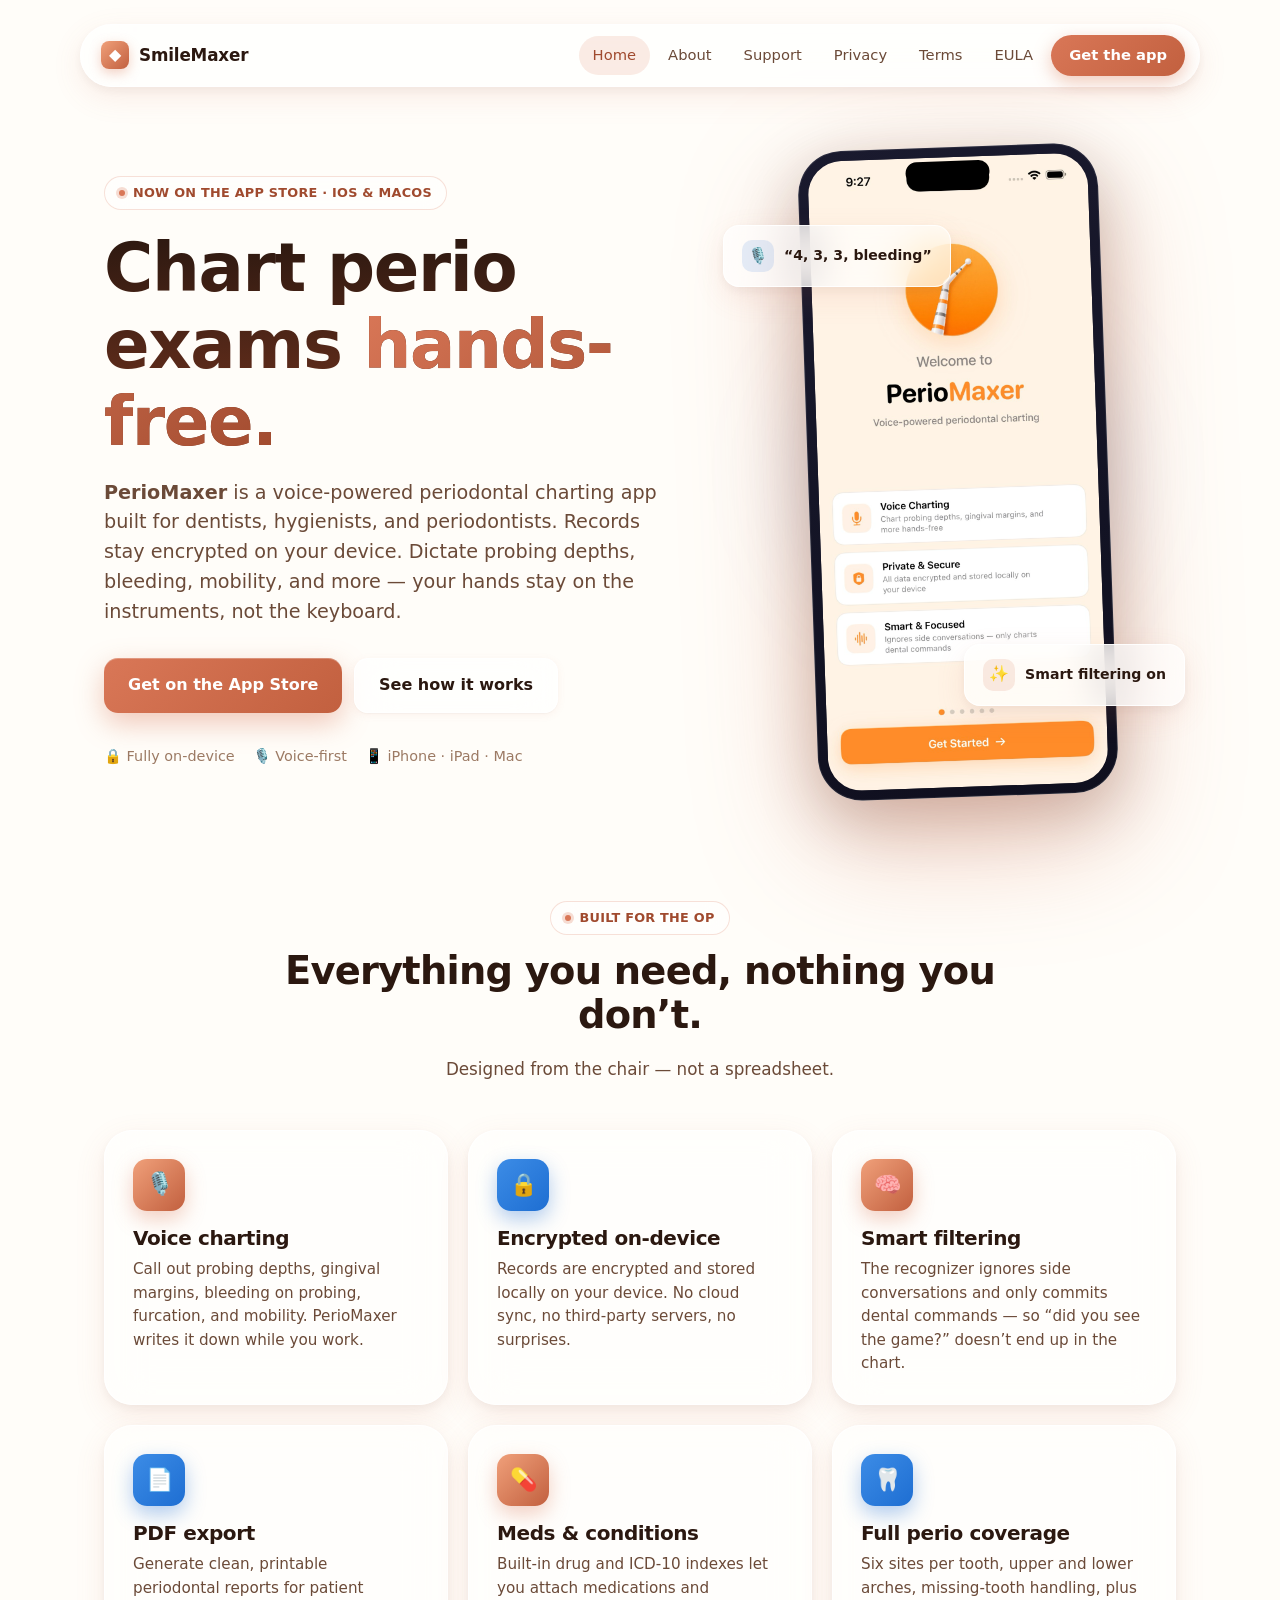
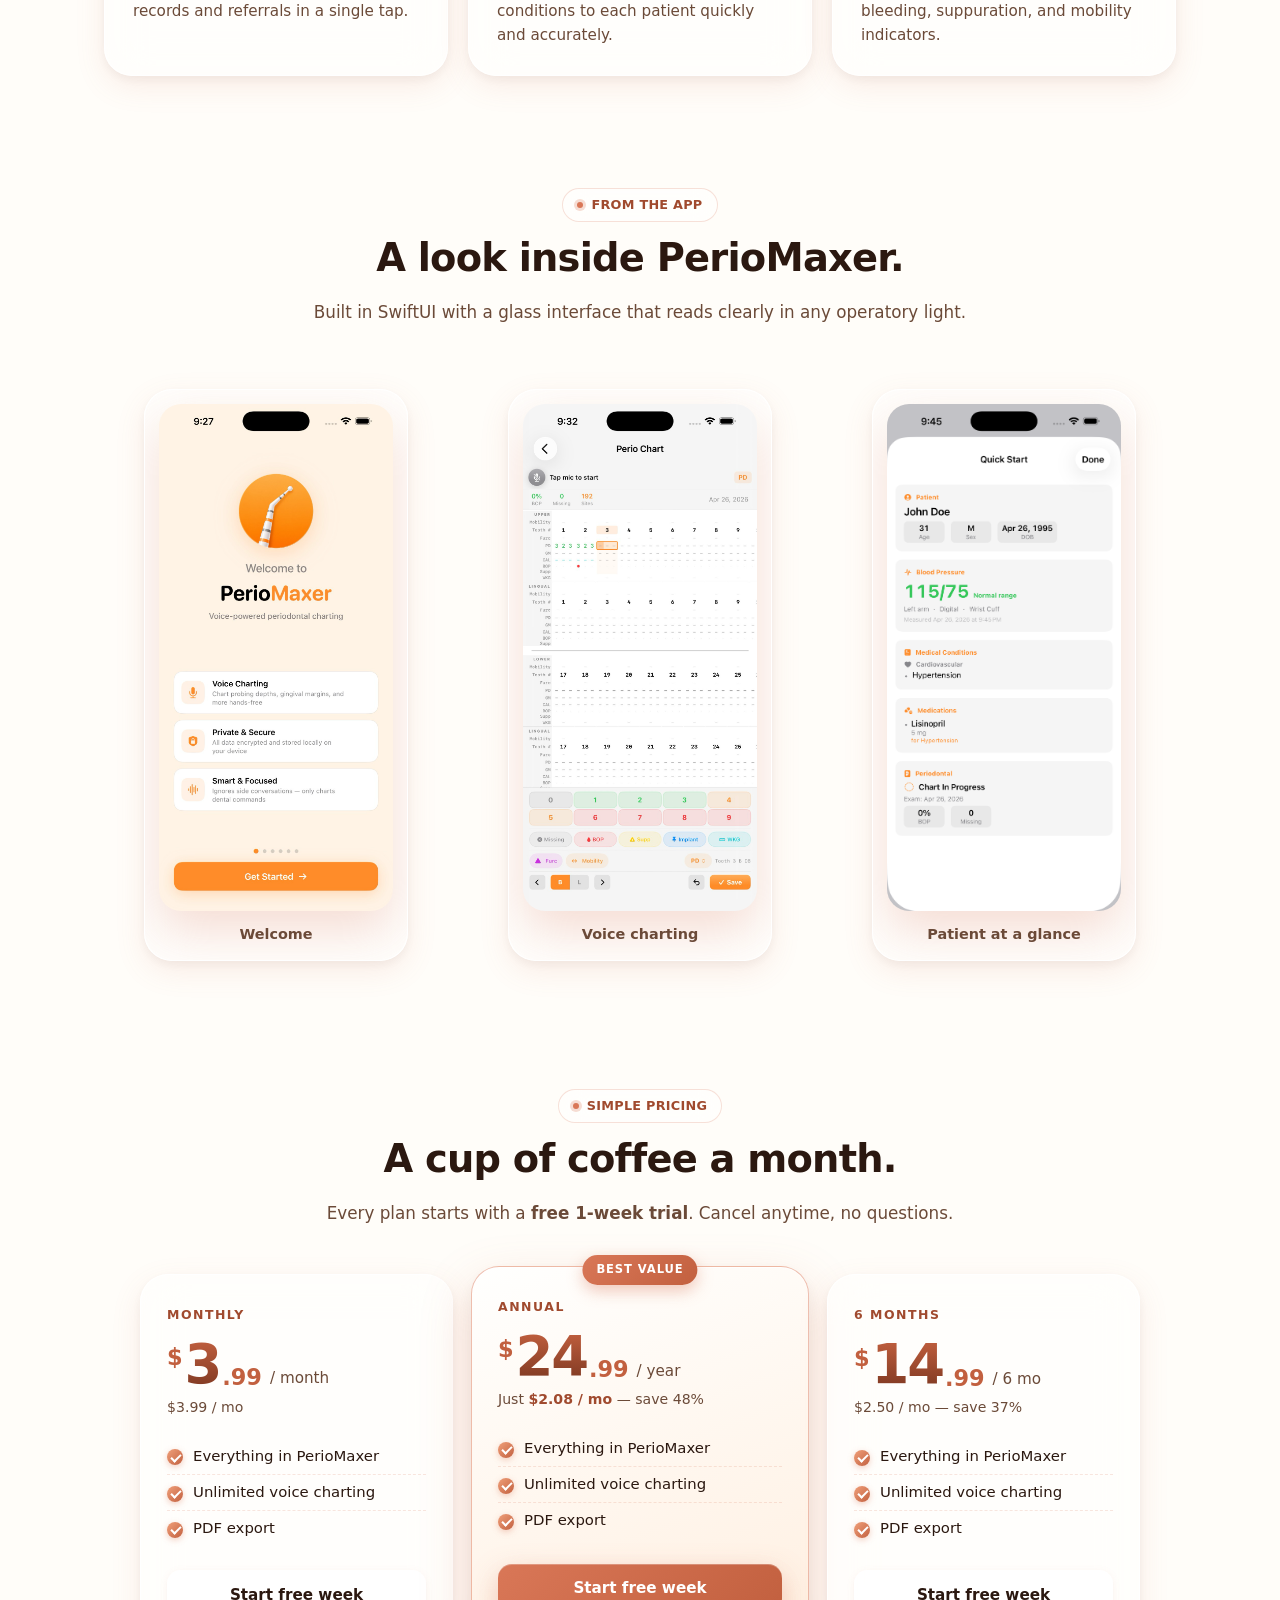
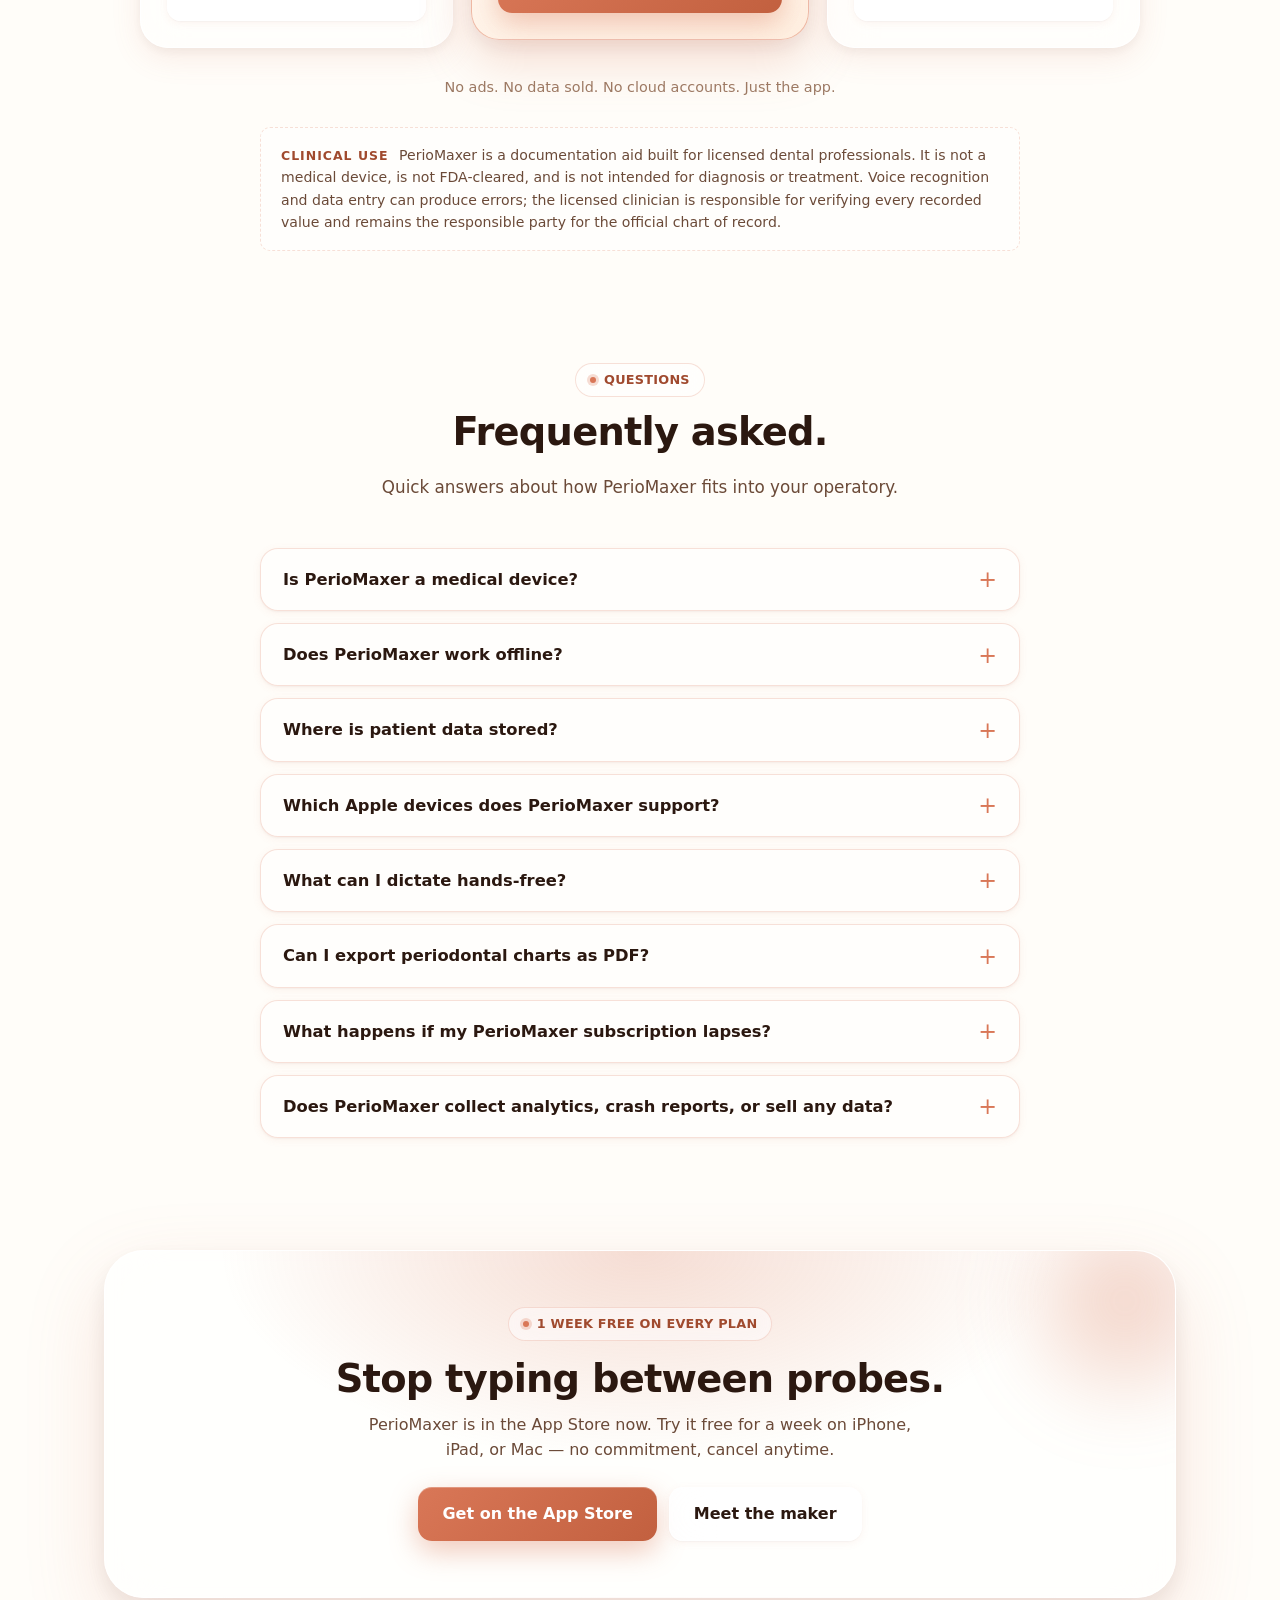
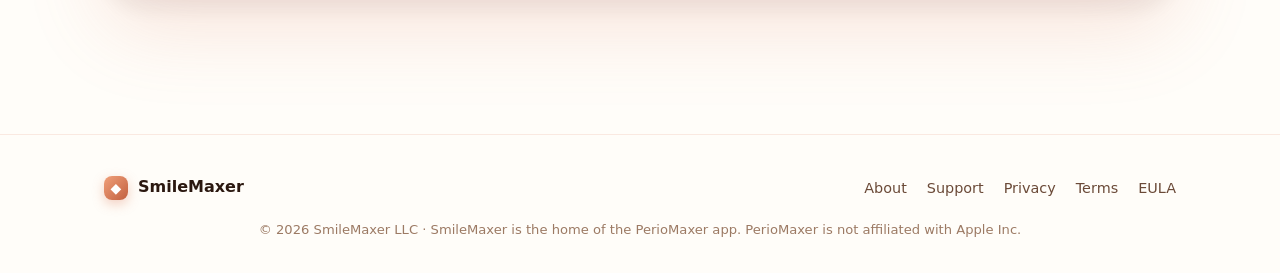
<file: index.html>
<!doctype html>
<html lang="en">
<head>
<meta charset="utf-8" />
<meta name="viewport" content="width=device-width, initial-scale=1" />
<title data-i18n="index.meta_title">SmileMaxer — Voice-powered periodontal charting</title>
<meta name="description" content="SmileMaxer is home to PerioMaxer, a voice-powered, on-device periodontal charting app for dental professionals on iOS and macOS." data-i18n-attr="content:index.meta_desc" />
<meta name="theme-color" content="#D97757" />
<link rel="icon" href="assets/img/app-icon.png" />
<link rel="apple-touch-icon" href="assets/img/app-icon.png" />
<link rel="canonical" href="https://smilemaxer.com/" />

<!--
  Search engine ownership verification.
  When you create your Search Console / Bing Webmaster Tools accounts,
  paste the verification token from each tool into the content="" attribute
  below and uncomment the meta tag. The token is a long opaque string.
-->
<!-- <meta name="google-site-verification" content="PASTE_TOKEN_FROM_https://search.google.com/search-console" /> -->
<!-- <meta name="msvalidate.01" content="PASTE_TOKEN_FROM_https://www.bing.com/webmasters" /> -->

<meta property="og:title" content="SmileMaxer — Voice-powered periodontal charting" data-i18n-attr="content:index.meta_title" />
<meta property="og:description" content="PerioMaxer lets dental pros chart perio exams hands-free. On-device, encrypted, built for iPhone, iPad & Mac." data-i18n-attr="content:index.og_desc" />
<meta property="og:image" content="https://smilemaxer.com/assets/img/app-icon-1024.png" />
<meta property="og:image:width" content="1024" />
<meta property="og:image:height" content="1024" />
<meta property="og:image:alt" content="PerioMaxer app icon" />
<meta property="og:type" content="website" />
<meta property="og:url" content="https://smilemaxer.com/" />
<meta property="og:site_name" content="SmileMaxer" />
<meta property="og:locale" content="en_US" />
<meta name="twitter:card" content="summary_large_image" />
<meta name="twitter:title" content="SmileMaxer — Voice-powered periodontal charting" data-i18n-attr="content:index.meta_title" />
<meta name="twitter:description" content="PerioMaxer lets dental pros chart perio exams hands-free. On-device, encrypted, built for iPhone, iPad & Mac." data-i18n-attr="content:index.og_desc" />
<meta name="twitter:image" content="https://smilemaxer.com/assets/img/app-icon-1024.png" />
<link rel="stylesheet" href="assets/styles.css" />

<script type="application/ld+json">
{
  "@context": "https://schema.org",
  "@type": "Organization",
  "@id": "https://smilemaxer.com/#organization",
  "name": "SmileMaxer",
  "alternateName": "SmileMaxer (home of PerioMaxer)",
  "url": "https://smilemaxer.com/",
  "logo": "https://smilemaxer.com/assets/img/app-icon-1024.png",
  "description": "SmileMaxer is the home of PerioMaxer, a voice-powered, on-device periodontal charting app for dental professionals on iOS and macOS.",
  "founder": { "@id": "https://smilemaxer.com/about.html#person" },
  "email": "support@periomaxer.com",
  "contactPoint": {
    "@type": "ContactPoint",
    "contactType": "customer support",
    "email": "support@periomaxer.com",
    "availableLanguage": ["English"]
  },
  "sameAs": [
    "https://www.wikidata.org/wiki/Q139603168",
    "https://apps.apple.com/app/apple-store/id6762096578",
    "https://github.com/MaxeThis",
    "https://www.linkedin.com/in/maxwellmendelson/",
    "https://www.instagram.com/maxterr12/"
  ]
}
</script>

<script type="application/ld+json">
{
  "@context": "https://schema.org",
  "@type": "WebSite",
  "@id": "https://smilemaxer.com/#website",
  "url": "https://smilemaxer.com/",
  "name": "SmileMaxer",
  "description": "Home of the PerioMaxer voice-powered periodontal charting app for iPhone, iPad, and Mac.",
  "publisher": { "@id": "https://smilemaxer.com/#organization" },
  "inLanguage": "en-US"
}
</script>

<script type="application/ld+json">
{
  "@context": "https://schema.org",
  "@type": "MobileApplication",
  "@id": "https://smilemaxer.com/#app",
  "name": "PerioMaxer",
  "alternateName": "PerioMaxer — Voice-powered periodontal charting",
  "description": "Voice-powered, on-device periodontal charting for dentists, hygienists, and periodontists. Records stay encrypted on your device with AES-256-GCM. Voice recognition runs entirely on-device using Apple's speech framework — no audio is uploaded.",
  "url": "https://smilemaxer.com/",
  "image": "https://smilemaxer.com/assets/img/app-icon-1024.png",
  "applicationCategory": "MedicalApplication",
  "applicationSubCategory": "Periodontal charting",
  "operatingSystem": "iOS, iPadOS, macOS",
  "downloadUrl": "https://apps.apple.com/app/apple-store/id6762096578",
  "installUrl": "https://apps.apple.com/app/apple-store/id6762096578",
  "author": { "@id": "https://smilemaxer.com/about.html#person" },
  "publisher": { "@id": "https://smilemaxer.com/#organization" },
  "sameAs": [
    "https://www.wikidata.org/wiki/Q139603168",
    "https://apps.apple.com/app/apple-store/id6762096578"
  ],
  "offers": {
    "@type": "AggregateOffer",
    "priceCurrency": "USD",
    "lowPrice": "3.99",
    "highPrice": "24.99",
    "offerCount": 3,
    "offers": [
      {
        "@type": "Offer",
        "name": "Monthly subscription",
        "price": "3.99",
        "priceCurrency": "USD",
        "category": "subscription",
        "availability": "https://schema.org/InStock",
        "url": "https://apps.apple.com/app/apple-store/id6762096578",
        "priceSpecification": {
          "@type": "UnitPriceSpecification",
          "price": "3.99",
          "priceCurrency": "USD",
          "billingDuration": "P1M"
        }
      },
      {
        "@type": "Offer",
        "name": "6-month subscription",
        "price": "14.99",
        "priceCurrency": "USD",
        "category": "subscription",
        "availability": "https://schema.org/InStock",
        "url": "https://apps.apple.com/app/apple-store/id6762096578",
        "priceSpecification": {
          "@type": "UnitPriceSpecification",
          "price": "14.99",
          "priceCurrency": "USD",
          "billingDuration": "P6M"
        }
      },
      {
        "@type": "Offer",
        "name": "Annual subscription (1-week free trial)",
        "price": "24.99",
        "priceCurrency": "USD",
        "category": "subscription",
        "availability": "https://schema.org/InStock",
        "url": "https://apps.apple.com/app/apple-store/id6762096578",
        "priceSpecification": {
          "@type": "UnitPriceSpecification",
          "price": "24.99",
          "priceCurrency": "USD",
          "billingDuration": "P1Y"
        }
      }
    ]
  }
}
</script>

<script type="application/ld+json">
{
  "@context": "https://schema.org",
  "@type": "FAQPage",
  "@id": "https://smilemaxer.com/#faq",
  "mainEntity": [
    {
      "@type": "Question",
      "name": "Is PerioMaxer a medical device?",
      "acceptedAnswer": {
        "@type": "Answer",
        "text": "No. PerioMaxer is a documentation aid for licensed dental professionals. It is not FDA-cleared and is not intended for diagnosis, treatment, or any decision-support role. Voice recognition can produce errors, so the clinician must verify every recorded value before relying on it as the chart of record."
      }
    },
    {
      "@type": "Question",
      "name": "Does PerioMaxer work offline?",
      "acceptedAnswer": {
        "@type": "Answer",
        "text": "Yes. After the App Store install completes, PerioMaxer needs no internet to chart, save records, or export PDFs. Voice recognition uses Apple's on-device speech framework, so dictation also works in airplane mode and inside operatories with no Wi-Fi."
      }
    },
    {
      "@type": "Question",
      "name": "Where is patient data stored?",
      "acceptedAnswer": {
        "@type": "Answer",
        "text": "Only on your device. Records are encrypted with AES-256-GCM and the keys live in the Apple Keychain. Nothing is uploaded, synced, or backed up to any server — not by PerioMaxer, not by a third party. Apple's StoreKit handles subscription verification locally."
      }
    },
    {
      "@type": "Question",
      "name": "Which Apple devices does PerioMaxer support?",
      "acceptedAnswer": {
        "@type": "Answer",
        "text": "PerioMaxer is a universal Apple app that runs on iPhone, iPad, and Mac. One subscription covers all your devices signed into the same Apple ID. Voice charting works across the lineup, including Apple Silicon Macs through Designed for iPad."
      }
    },
    {
      "@type": "Question",
      "name": "What can I dictate hands-free?",
      "acceptedAnswer": {
        "@type": "Answer",
        "text": "PerioMaxer recognizes the full periodontal exam vocabulary: probing depths at six sites per tooth, gingival margins, bleeding on probing, suppuration, plaque, furcation involvement, and tooth mobility. The recognizer ignores side conversations and only commits dental commands."
      }
    },
    {
      "@type": "Question",
      "name": "Can I export periodontal charts as PDF?",
      "acceptedAnswer": {
        "@type": "Answer",
        "text": "Yes. PerioMaxer generates clean, printable PDF reports for patient records and referrals in a single tap. Exports are produced on-device and saved through the standard iOS / macOS share sheet — no cloud round-trip."
      }
    },
    {
      "@type": "Question",
      "name": "What happens if my PerioMaxer subscription lapses?",
      "acceptedAnswer": {
        "@type": "Answer",
        "text": "Existing records stay on your device. Some features may be restricted until a subscription is active again, but nothing is deleted automatically and no data leaves the device. Subscriptions can be managed entirely in the App Store."
      }
    },
    {
      "@type": "Question",
      "name": "Does PerioMaxer collect analytics, crash reports, or sell any data?",
      "acceptedAnswer": {
        "@type": "Answer",
        "text": "No. PerioMaxer integrates with no analytics platform, no crash reporting service, and no advertising network. There are no trackers and no data is sold or shared. The only third-party interaction is with Apple's App Store for subscription billing."
      }
    }
  ]
}
</script>
</head>
<body>

<header class="nav" role="banner">
  <div class="nav-inner">
    <a href="index.html" class="brand">
      <span class="brand-mark">◆</span>
      <span>SmileMaxer</span>
    </a>
    <nav class="nav-links" aria-label="Primary">
      <a href="index.html" data-i18n="nav.home">Home</a>
      <a href="about.html" data-i18n="nav.about">About</a>
      <a href="support.html" data-i18n="nav.support">Support</a>
      <a href="privacy.html" data-i18n="nav.privacy">Privacy</a>
      <a href="terms.html" data-i18n="nav.terms">Terms</a>
      <a href="eula.html" data-i18n="nav.eula">EULA</a>
      <a href="https://apps.apple.com/app/apple-store/id6762096578?pt=120200831&amp;ct=smilemaxer&amp;mt=8" class="nav-cta" target="_blank" rel="noopener" data-i18n="nav.get_app">Get the app</a>
    </nav>
    <button class="nav-toggle" aria-label="Menu" aria-expanded="false" data-i18n-attr="aria-label:nav.menu_label">
      <svg width="22" height="22" viewBox="0 0 24 24" fill="none" stroke="currentColor" stroke-width="2" stroke-linecap="round"><line x1="4" y1="7" x2="20" y2="7"/><line x1="4" y1="12" x2="20" y2="12"/><line x1="4" y1="17" x2="20" y2="17"/></svg>
    </button>
  </div>
  <nav class="nav-drawer" aria-label="Mobile">
    <a href="index.html" data-i18n="nav.home">Home</a>
    <a href="about.html" data-i18n="nav.about">About</a>
    <a href="support.html" data-i18n="nav.support">Support</a>
    <a href="privacy.html" data-i18n="nav.privacy">Privacy</a>
    <a href="terms.html" data-i18n="nav.terms">Terms</a>
    <a href="eula.html" data-i18n="nav.eula">EULA</a>
  </nav>
</header>

<main>

<section class="hero">
  <div class="container">
    <div class="hero-grid">

      <div class="hero-copy">
        <span class="chip"><span class="chip-dot"></span> <span data-i18n="index.hero_chip">Now on the App Store · iOS &amp; macOS</span></span>
        <h1 class="hero-title" data-i18n="index.hero_title_html">Chart perio exams <span class="accent">hands-free.</span></h1>
        <p class="hero-sub" data-i18n="index.hero_sub_html">
          <strong>PerioMaxer</strong> is a voice-powered periodontal charting app built for dentists, hygienists, and periodontists. Records stay encrypted on your device. Dictate probing depths, bleeding, mobility, and more — your hands stay on the instruments, not the keyboard.
        </p>
        <div class="hero-ctas" id="download">
          <a href="https://apps.apple.com/app/apple-store/id6762096578?pt=120200831&amp;ct=smilemaxer&amp;mt=8" class="btn btn-primary" target="_blank" rel="noopener" data-i18n="index.hero_cta_primary">Get on the App Store</a>
          <a href="#features" class="btn btn-glass" data-i18n="index.hero_cta_secondary">See how it works</a>
        </div>
        <div class="hero-meta">
          <div class="hero-meta-item" data-i18n="index.hero_meta_1">🔒 Fully on-device</div>
          <div class="hero-meta-item" data-i18n="index.hero_meta_2">🎙️ Voice-first</div>
          <div class="hero-meta-item" data-i18n="index.hero_meta_3">📱 iPhone · iPad · Mac</div>
        </div>
      </div>

      <div class="hero-visual" aria-hidden="true">
        <div class="hero-float-card fc-1">
          <div class="fc-icon">🎙️</div>
          <div data-i18n="index.hero_float_1">"4, 3, 3, bleeding"</div>
        </div>
        <div class="hero-float-card fc-2">
          <div class="fc-icon orange">✨</div>
          <div data-i18n="index.hero_float_2">Smart filtering on</div>
        </div>
        <div class="phone">
          <div class="phone-notch"></div>
          <div class="phone-screen">
            <img src="assets/img/screen-3.png" alt="PerioMaxer welcome screen" loading="lazy" data-i18n-attr="alt:index.hero_screen_alt" />
          </div>
        </div>
      </div>

    </div>
  </div>
</section>

<section id="features">
  <div class="container">
    <div class="section-head">
      <span class="chip"><span class="chip-dot"></span> <span data-i18n="index.features_chip">Built for the op</span></span>
      <h2 data-i18n="index.features_title">Everything you need, nothing you don't.</h2>
      <p data-i18n="index.features_sub">Designed from the chair — not a spreadsheet.</p>
    </div>
    <div class="features">

      <article class="feature">
        <div class="feature-icon">🎙️</div>
        <h3 data-i18n="index.f1_title">Voice charting</h3>
        <p data-i18n="index.f1_body">Call out probing depths, gingival margins, bleeding on probing, furcation, and mobility. PerioMaxer writes it down while you work.</p>
      </article>

      <article class="feature">
        <div class="feature-icon blue">🔒</div>
        <h3 data-i18n="index.f2_title">Encrypted on-device</h3>
        <p data-i18n="index.f2_body">Records are encrypted and stored locally on your device. No cloud sync, no third-party servers, no surprises.</p>
      </article>

      <article class="feature">
        <div class="feature-icon">🧠</div>
        <h3 data-i18n="index.f3_title">Smart filtering</h3>
        <p data-i18n="index.f3_body">The recognizer ignores side conversations and only commits dental commands — so "did you see the game?" doesn't end up in the chart.</p>
      </article>

      <article class="feature">
        <div class="feature-icon blue">📄</div>
        <h3 data-i18n="index.f4_title">PDF export</h3>
        <p data-i18n="index.f4_body">Generate clean, printable periodontal reports for patient records and referrals in a single tap.</p>
      </article>

      <article class="feature">
        <div class="feature-icon">💊</div>
        <h3 data-i18n="index.f5_title">Meds &amp; conditions</h3>
        <p data-i18n="index.f5_body">Built-in drug and ICD-10 indexes let you attach medications and conditions to each patient quickly and accurately.</p>
      </article>

      <article class="feature">
        <div class="feature-icon blue">🦷</div>
        <h3 data-i18n="index.f6_title">Full perio coverage</h3>
        <p data-i18n="index.f6_body">Six sites per tooth, upper and lower arches, missing-tooth handling, plus bleeding, suppuration, and mobility indicators.</p>
      </article>

    </div>
  </div>
</section>

<section>
  <div class="container">
    <div class="section-head">
      <span class="chip"><span class="chip-dot"></span> <span data-i18n="index.shots_chip">From the app</span></span>
      <h2 data-i18n="index.shots_title">A look inside PerioMaxer.</h2>
      <p data-i18n="index.shots_sub">Built in SwiftUI with a glass interface that reads clearly in any operatory light.</p>
    </div>
    <div class="shots">
      <figure class="shot">
        <img src="assets/img/screen-3.png" alt="PerioMaxer welcome screen" loading="lazy" data-i18n-attr="alt:index.hero_screen_alt" />
        <figcaption class="shot-caption" data-i18n="index.shots_cap_1">Welcome</figcaption>
      </figure>
      <figure class="shot">
        <img src="assets/img/screen-2.png" alt="PerioMaxer charting view" loading="lazy" data-i18n-attr="alt:index.shots_alt_2" />
        <figcaption class="shot-caption" data-i18n="index.shots_cap_2">Voice charting</figcaption>
      </figure>
      <figure class="shot">
        <img src="assets/img/screen-4.png" alt="PerioMaxer patient summary" loading="lazy" data-i18n-attr="alt:index.shots_alt_3" />
        <figcaption class="shot-caption" data-i18n="index.shots_cap_3">Patient at a glance</figcaption>
      </figure>
    </div>
  </div>
</section>

<section id="pricing">
  <div class="container">
    <div class="section-head">
      <span class="chip"><span class="chip-dot"></span> <span data-i18n="index.pricing_chip">Simple pricing</span></span>
      <h2 data-i18n="index.pricing_title">A cup of coffee a month.</h2>
      <p data-i18n="index.pricing_sub_html">Every plan starts with a <strong>free 1-week trial</strong>. Cancel anytime, no questions.</p>
    </div>

    <div class="pricing">

      <article class="plan">
        <div class="plan-label" data-i18n="index.pricing_monthly_label">Monthly</div>
        <div class="plan-price">
          <span class="plan-currency">$</span><span class="plan-amount">3</span><span class="plan-cents">.99</span>
          <span class="plan-period" data-i18n="index.pricing_monthly_period">/ month</span>
        </div>
        <div class="plan-effective" data-i18n="index.pricing_monthly_eff">$3.99 / mo</div>
        <ul class="plan-perks">
          <li data-i18n="index.pricing_perk_all">Everything in PerioMaxer</li>
          <li data-i18n="index.pricing_perk_voice">Unlimited voice charting</li>
          <li data-i18n="index.pricing_perk_pdf">PDF export</li>
        </ul>
        <a href="https://apps.apple.com/app/apple-store/id6762096578?pt=120200831&amp;ct=smilemaxer&amp;mt=8" class="btn btn-glass plan-cta" target="_blank" rel="noopener" data-i18n="index.pricing_cta">Start free week</a>
      </article>

      <article class="plan plan-featured">
        <div class="plan-badge" data-i18n="index.pricing_annual_badge">Best value</div>
        <div class="plan-label" data-i18n="index.pricing_annual_label">Annual</div>
        <div class="plan-price">
          <span class="plan-currency">$</span><span class="plan-amount">24</span><span class="plan-cents">.99</span>
          <span class="plan-period" data-i18n="index.pricing_annual_period">/ year</span>
        </div>
        <div class="plan-effective" data-i18n="index.pricing_annual_eff_html">Just <strong>$2.08 / mo</strong> — save 48%</div>
        <ul class="plan-perks">
          <li data-i18n="index.pricing_perk_all">Everything in PerioMaxer</li>
          <li data-i18n="index.pricing_perk_voice">Unlimited voice charting</li>
          <li data-i18n="index.pricing_perk_pdf">PDF export</li>
        </ul>
        <a href="https://apps.apple.com/app/apple-store/id6762096578?pt=120200831&amp;ct=smilemaxer&amp;mt=8" class="btn btn-primary plan-cta" target="_blank" rel="noopener" data-i18n="index.pricing_cta">Start free week</a>
      </article>

      <article class="plan">
        <div class="plan-label" data-i18n="index.pricing_semi_label">6 months</div>
        <div class="plan-price">
          <span class="plan-currency">$</span><span class="plan-amount">14</span><span class="plan-cents">.99</span>
          <span class="plan-period" data-i18n="index.pricing_semi_period">/ 6 mo</span>
        </div>
        <div class="plan-effective" data-i18n="index.pricing_semi_eff">$2.50 / mo — save 37%</div>
        <ul class="plan-perks">
          <li data-i18n="index.pricing_perk_all">Everything in PerioMaxer</li>
          <li data-i18n="index.pricing_perk_voice">Unlimited voice charting</li>
          <li data-i18n="index.pricing_perk_pdf">PDF export</li>
        </ul>
        <a href="https://apps.apple.com/app/apple-store/id6762096578?pt=120200831&amp;ct=smilemaxer&amp;mt=8" class="btn btn-glass plan-cta" target="_blank" rel="noopener" data-i18n="index.pricing_cta">Start free week</a>
      </article>

    </div>

    <p class="pricing-note" data-i18n="index.pricing_note">No ads. No data sold. No cloud accounts. Just the app.</p>

    <p class="clinical-disclaimer">
      <strong data-i18n="index.disclaimer_label">Clinical use</strong>
      <span data-i18n="index.disclaimer_body">PerioMaxer is a documentation aid built for licensed dental professionals. It is not a medical device, is not FDA-cleared, and is not intended for diagnosis or treatment. Voice recognition and data entry can produce errors; the licensed clinician is responsible for verifying every recorded value and remains the responsible party for the official chart of record.</span>
    </p>
  </div>
</section>

<section id="faq">
  <div class="container">
    <div class="section-head">
      <span class="chip"><span class="chip-dot"></span> <span data-i18n="index.faq_chip">Questions</span></span>
      <h2 data-i18n="index.faq_title">Frequently asked.</h2>
      <p data-i18n="index.faq_sub">Quick answers about how PerioMaxer fits into your operatory.</p>
    </div>
    <div class="faq">
      <details class="faq-item">
        <summary data-i18n="index.faq_q1">Is PerioMaxer a medical device?</summary>
        <p data-i18n="index.faq_a1">No. PerioMaxer is a documentation aid for licensed dental professionals. It is not FDA-cleared and is not intended for diagnosis, treatment, or any decision-support role. Voice recognition can produce errors, so the clinician must verify every recorded value before relying on it as the chart of record.</p>
      </details>
      <details class="faq-item">
        <summary data-i18n="index.faq_q2">Does PerioMaxer work offline?</summary>
        <p data-i18n="index.faq_a2">Yes. After the App Store install completes, PerioMaxer needs no internet to chart, save records, or export PDFs. Voice recognition uses Apple's on-device speech framework, so dictation also works in airplane mode and inside operatories with no Wi-Fi.</p>
      </details>
      <details class="faq-item">
        <summary data-i18n="index.faq_q3">Where is patient data stored?</summary>
        <p data-i18n="index.faq_a3">Only on your device. Records are encrypted with AES-256-GCM and the keys live in the Apple Keychain. Nothing is uploaded, synced, or backed up to any server — not by PerioMaxer, not by a third party. Apple's StoreKit handles subscription verification locally.</p>
      </details>
      <details class="faq-item">
        <summary data-i18n="index.faq_q4">Which Apple devices does PerioMaxer support?</summary>
        <p data-i18n="index.faq_a4">PerioMaxer is a universal Apple app that runs on iPhone, iPad, and Mac. One subscription covers all your devices signed into the same Apple ID. Voice charting works across the lineup, including Apple Silicon Macs through Designed for iPad.</p>
      </details>
      <details class="faq-item">
        <summary data-i18n="index.faq_q5">What can I dictate hands-free?</summary>
        <p data-i18n="index.faq_a5">PerioMaxer recognizes the full periodontal exam vocabulary: probing depths at six sites per tooth, gingival margins, bleeding on probing, suppuration, plaque, furcation involvement, and tooth mobility. The recognizer ignores side conversations and only commits dental commands.</p>
      </details>
      <details class="faq-item">
        <summary data-i18n="index.faq_q6">Can I export periodontal charts as PDF?</summary>
        <p data-i18n="index.faq_a6">Yes. PerioMaxer generates clean, printable PDF reports for patient records and referrals in a single tap. Exports are produced on-device and saved through the standard iOS / macOS share sheet — no cloud round-trip.</p>
      </details>
      <details class="faq-item">
        <summary data-i18n="index.faq_q7">What happens if my PerioMaxer subscription lapses?</summary>
        <p data-i18n="index.faq_a7">Existing records stay on your device. Some features may be restricted until a subscription is active again, but nothing is deleted automatically and no data leaves the device. Subscriptions can be managed entirely in the App Store.</p>
      </details>
      <details class="faq-item">
        <summary data-i18n="index.faq_q8">Does PerioMaxer collect analytics, crash reports, or sell any data?</summary>
        <p data-i18n="index.faq_a8">No. PerioMaxer integrates with no analytics platform, no crash reporting service, and no advertising network. There are no trackers and no data is sold or shared. The only third-party interaction is with Apple's App Store for subscription billing.</p>
      </details>
    </div>
  </div>
</section>

<section>
  <div class="container">
    <div class="cta-block">
      <span class="chip" style="margin-bottom: 16px;"><span class="chip-dot"></span> <span data-i18n="index.cta_chip">1 week free on every plan</span></span>
      <h2 data-i18n="index.cta_title">Stop typing between probes.</h2>
      <p data-i18n="index.cta_body">PerioMaxer is in the App Store now. Try it free for a week on iPhone, iPad, or Mac — no commitment, cancel anytime.</p>
      <div class="hero-ctas">
        <a href="https://apps.apple.com/app/apple-store/id6762096578?pt=120200831&amp;ct=smilemaxer&amp;mt=8" class="btn btn-primary" target="_blank" rel="noopener" data-i18n="index.hero_cta_primary">Get on the App Store</a>
        <a href="about.html" class="btn btn-glass" data-i18n="index.cta_secondary">Meet the maker</a>
      </div>
    </div>
  </div>
</section>

</main>

<footer class="footer">
  <div class="container">
    <div class="footer-inner">
      <div class="footer-brand">
        <span class="brand-mark" style="width:24px;height:24px;font-size:14px;">◆</span>
        SmileMaxer
      </div>
      <nav class="footer-links" aria-label="Legal">
        <a href="about.html" data-i18n="nav.about">About</a>
        <a href="support.html" data-i18n="nav.support">Support</a>
        <a href="privacy.html" data-i18n="nav.privacy">Privacy</a>
        <a href="terms.html" data-i18n="nav.terms">Terms</a>
        <a href="eula.html" data-i18n="nav.eula">EULA</a>
      </nav>
    </div>
    <div class="footer-meta" data-i18n="footer.note_index">
      © <span id="year"></span> SmileMaxer LLC · SmileMaxer is the home of the PerioMaxer app. PerioMaxer is not affiliated with Apple Inc.
    </div>
  </div>
</footer>

<script>document.getElementById("year").textContent = new Date().getFullYear();</script>
<script src="assets/i18n.js" defer></script>
<script src="assets/main.js" defer></script>
</body>
</html>
</file>
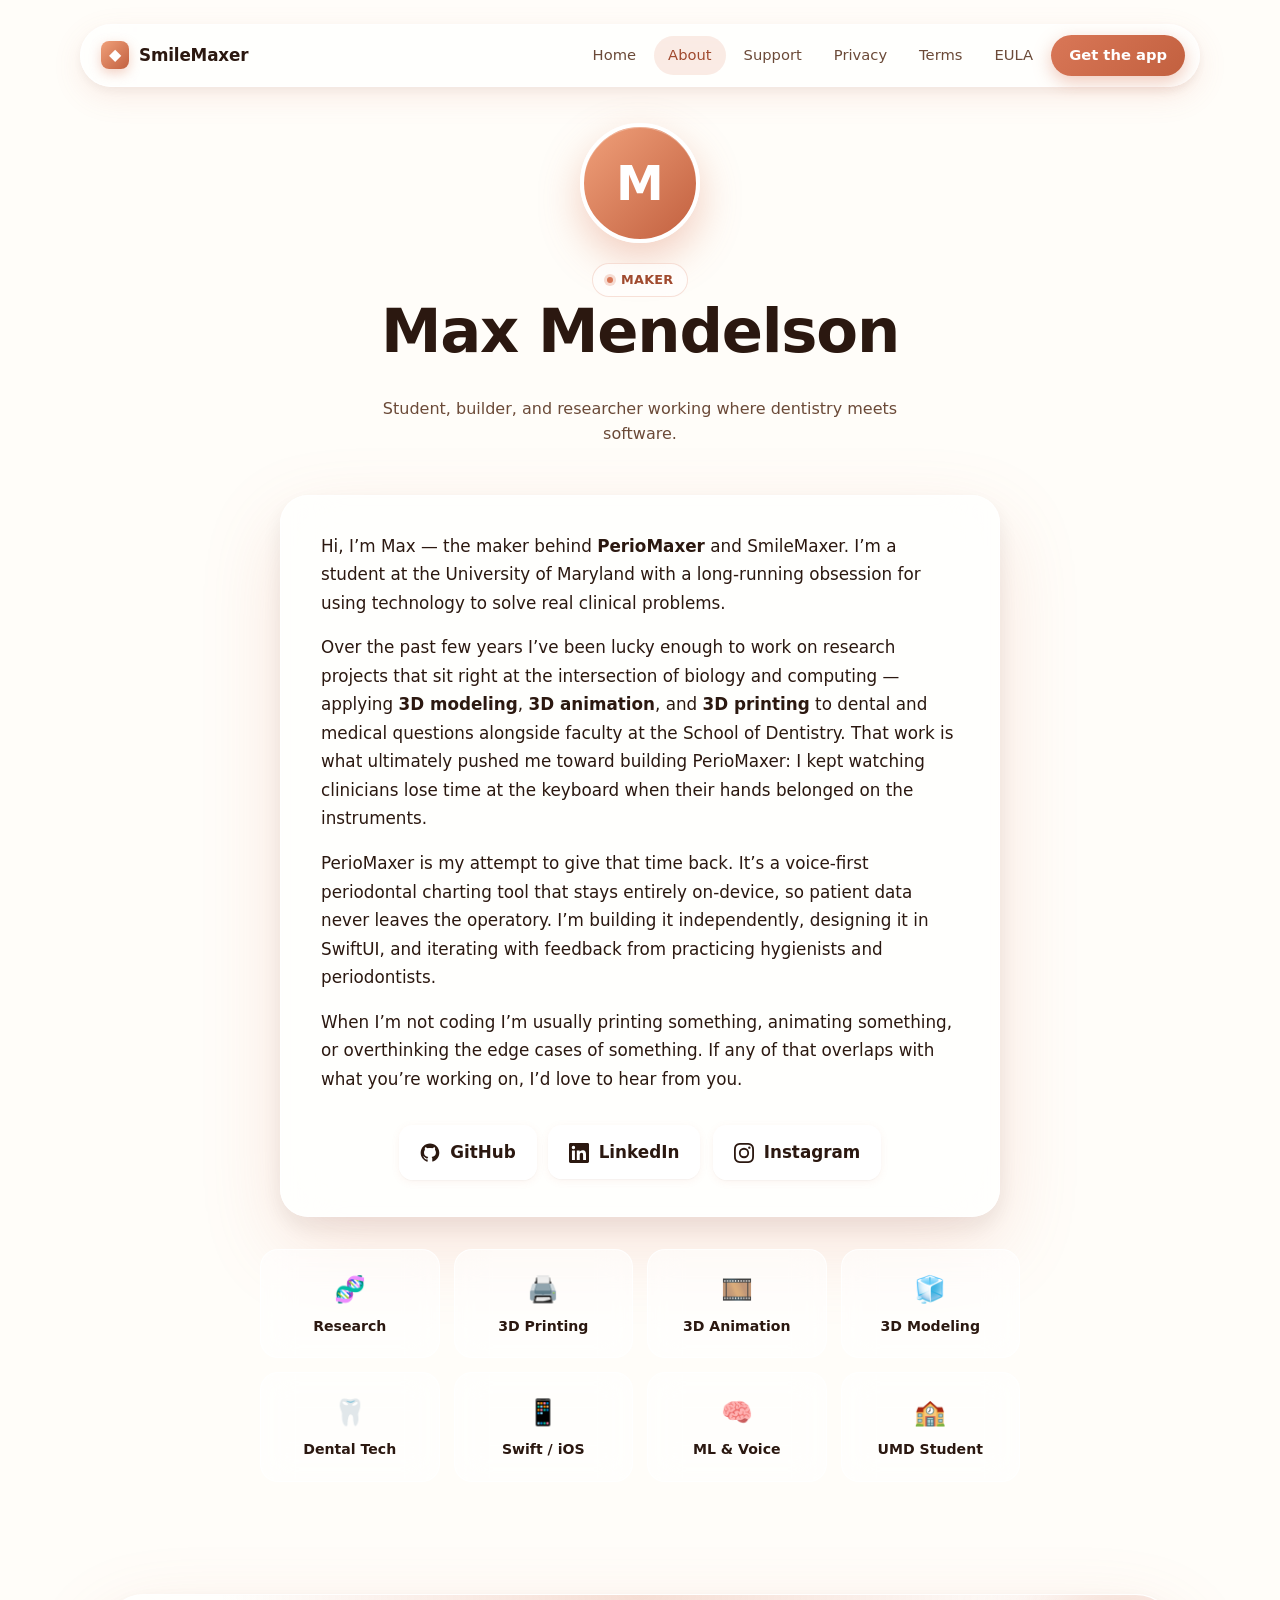
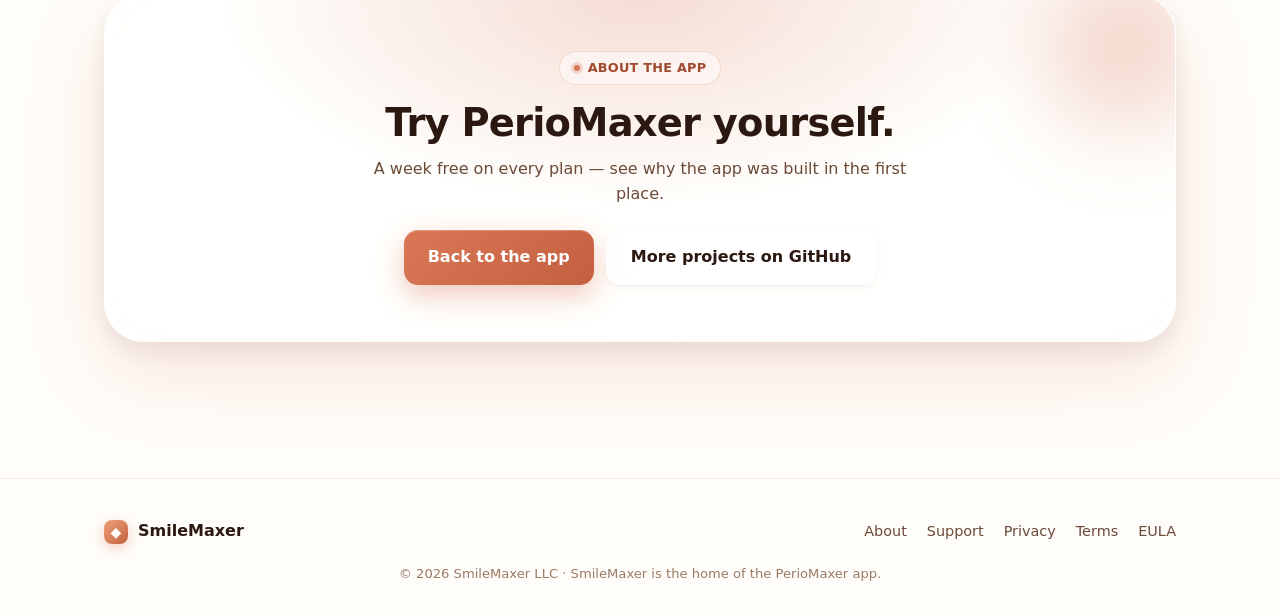
<file: about.html>
<!doctype html>
<html lang="en">
<head>
<meta charset="utf-8" />
<meta name="viewport" content="width=device-width, initial-scale=1" />
<title data-i18n="about.meta_title">About · SmileMaxer</title>
<meta name="description" content="Meet Max Mendelson, the maker behind PerioMaxer and SmileMaxer — a student-engineer working at the crossroads of dentistry and technology." data-i18n-attr="content:about.meta_desc" />
<meta name="theme-color" content="#D97757" />
<link rel="icon" href="assets/img/app-icon.png" />
<link rel="canonical" href="https://smilemaxer.com/about.html" />
<meta property="og:title" content="About · SmileMaxer" data-i18n-attr="content:about.meta_title" />
<meta property="og:description" content="Meet Max Mendelson, the maker behind PerioMaxer and SmileMaxer — a student-engineer working at the crossroads of dentistry and technology." data-i18n-attr="content:about.meta_desc" />
<meta property="og:image" content="https://smilemaxer.com/assets/img/app-icon-1024.png" />
<meta property="og:image:width" content="1024" />
<meta property="og:image:height" content="1024" />
<meta property="og:image:alt" content="PerioMaxer app icon" />
<meta property="og:type" content="profile" />
<meta property="og:url" content="https://smilemaxer.com/about.html" />
<meta property="og:site_name" content="SmileMaxer" />
<meta property="og:locale" content="en_US" />
<meta name="twitter:card" content="summary_large_image" />
<meta name="twitter:title" content="About · SmileMaxer" data-i18n-attr="content:about.meta_title" />
<meta name="twitter:description" content="Meet Max Mendelson, the maker behind PerioMaxer and SmileMaxer." data-i18n-attr="content:about.meta_desc" />
<meta name="twitter:image" content="https://smilemaxer.com/assets/img/app-icon-1024.png" />
<link rel="stylesheet" href="assets/styles.css" />

<script type="application/ld+json">
{
  "@context": "https://schema.org",
  "@type": "Person",
  "@id": "https://smilemaxer.com/about.html#person",
  "name": "Max Mendelson",
  "alternateName": "Maxwell Mendelson",
  "url": "https://smilemaxer.com/about.html",
  "jobTitle": "Independent developer and student researcher",
  "description": "Student-engineer at the University of Maryland building PerioMaxer, a voice-first periodontal charting app, with research interests in 3D modeling, animation, and printing applied to dental research.",
  "affiliation": {
    "@type": "CollegeOrUniversity",
    "name": "University of Maryland",
    "url": "https://umd.edu/"
  },
  "knowsAbout": [
    "Dental software",
    "Periodontal charting",
    "Voice user interfaces",
    "On-device machine learning",
    "Apple speech recognition",
    "SwiftUI",
    "iOS development",
    "macOS development",
    "3D modeling",
    "3D animation",
    "3D printing"
  ],
  "email": "support@periomaxer.com",
  "sameAs": [
    "https://github.com/MaxeThis",
    "https://www.linkedin.com/in/maxwellmendelson/",
    "https://www.instagram.com/maxterr12/"
  ],
  "worksFor": { "@id": "https://smilemaxer.com/#organization" }
}
</script>

<script type="application/ld+json">
{
  "@context": "https://schema.org",
  "@type": "BreadcrumbList",
  "itemListElement": [
    { "@type": "ListItem", "position": 1, "name": "Home", "item": "https://smilemaxer.com/" },
    { "@type": "ListItem", "position": 2, "name": "About", "item": "https://smilemaxer.com/about.html" }
  ]
}
</script>
</head>
<body>

<header class="nav" role="banner">
  <div class="nav-inner">
    <a href="index.html" class="brand">
      <span class="brand-mark">◆</span>
      <span>SmileMaxer</span>
    </a>
    <nav class="nav-links" aria-label="Primary">
      <a href="index.html" data-i18n="nav.home">Home</a>
      <a href="about.html" data-i18n="nav.about">About</a>
      <a href="support.html" data-i18n="nav.support">Support</a>
      <a href="privacy.html" data-i18n="nav.privacy">Privacy</a>
      <a href="terms.html" data-i18n="nav.terms">Terms</a>
      <a href="eula.html" data-i18n="nav.eula">EULA</a>
      <a href="https://apps.apple.com/app/apple-store/id6762096578?pt=120200831&amp;ct=smilemaxer&amp;mt=8" class="nav-cta" target="_blank" rel="noopener" data-i18n="nav.get_app">Get the app</a>
    </nav>
    <button class="nav-toggle" aria-label="Menu" aria-expanded="false" data-i18n-attr="aria-label:nav.menu_label">
      <svg width="22" height="22" viewBox="0 0 24 24" fill="none" stroke="currentColor" stroke-width="2" stroke-linecap="round"><line x1="4" y1="7" x2="20" y2="7"/><line x1="4" y1="12" x2="20" y2="12"/><line x1="4" y1="17" x2="20" y2="17"/></svg>
    </button>
  </div>
  <nav class="nav-drawer" aria-label="Mobile">
    <a href="index.html" data-i18n="nav.home">Home</a>
    <a href="about.html" data-i18n="nav.about">About</a>
    <a href="support.html" data-i18n="nav.support">Support</a>
    <a href="privacy.html" data-i18n="nav.privacy">Privacy</a>
    <a href="terms.html" data-i18n="nav.terms">Terms</a>
    <a href="eula.html" data-i18n="nav.eula">EULA</a>
  </nav>
</header>

<main>

  <section class="about-hero">
    <div class="container">
      <div class="avatar" aria-hidden="true">M</div>
      <span class="chip"><span class="chip-dot"></span> <span data-i18n="about.chip">Maker</span></span>
      <h1>Max Mendelson</h1>
      <p style="max-width: 520px; margin: 8px auto 0; color: var(--ink-soft);" data-i18n="about.sub">
        Student, builder, and researcher working where dentistry meets software.
      </p>
    </div>
  </section>

  <section style="padding-top: 24px;">
    <div class="container">
      <article class="about-bio glass-strong">
        <p data-i18n="about.bio_1_html">
          Hi, I'm Max — the maker behind <strong>PerioMaxer</strong> and SmileMaxer. I'm a student at the University of Maryland with a long-running obsession for using technology to solve real clinical problems.
        </p>
        <p data-i18n="about.bio_2_html">
          Over the past few years I've been lucky enough to work on research projects that sit right at the intersection of biology and computing — applying <strong>3D modeling</strong>, <strong>3D animation</strong>, and <strong>3D printing</strong> to dental and medical questions alongside faculty at the School of Dentistry. That work is what ultimately pushed me toward building PerioMaxer: I kept watching clinicians lose time at the keyboard when their hands belonged on the instruments.
        </p>
        <p data-i18n="about.bio_3_html">
          PerioMaxer is my attempt to give that time back. It's a voice-first periodontal charting tool that stays entirely on-device, so patient data never leaves the operatory. I'm building it independently, designing it in SwiftUI, and iterating with feedback from practicing hygienists and periodontists.
        </p>
        <p data-i18n="about.bio_4_html">
          When I'm not coding I'm usually printing something, animating something, or overthinking the edge cases of something. If any of that overlaps with what you're working on, I'd love to hear from you.
        </p>

        <div class="about-socials">
          <a class="social" href="https://github.com/MaxeThis" target="_blank" rel="noopener">
            <svg viewBox="0 0 24 24" fill="currentColor" aria-hidden="true"><path d="M12 .5C5.73.5.77 5.47.77 11.75c0 4.95 3.21 9.15 7.66 10.63.56.1.77-.24.77-.54 0-.27-.01-1.16-.02-2.1-3.12.68-3.78-1.33-3.78-1.33-.51-1.3-1.24-1.65-1.24-1.65-1.02-.7.08-.68.08-.68 1.12.08 1.71 1.16 1.71 1.16 1 1.72 2.63 1.22 3.27.93.1-.73.39-1.22.7-1.5-2.49-.28-5.11-1.25-5.11-5.56 0-1.23.44-2.24 1.16-3.03-.12-.29-.5-1.44.11-3 0 0 .94-.3 3.08 1.16.89-.25 1.85-.37 2.8-.38.95.01 1.91.13 2.8.38 2.14-1.46 3.08-1.16 3.08-1.16.61 1.56.23 2.71.11 3 .72.79 1.16 1.8 1.16 3.03 0 4.32-2.63 5.28-5.13 5.55.4.34.76 1.02.76 2.06 0 1.48-.01 2.68-.01 3.05 0 .3.2.65.78.54 4.44-1.48 7.65-5.69 7.65-10.63C23.23 5.47 18.27.5 12 .5z"/></svg>
            GitHub
          </a>
          <a class="social" href="https://www.linkedin.com/in/maxwellmendelson/" target="_blank" rel="noopener">
            <svg viewBox="0 0 24 24" fill="currentColor" aria-hidden="true"><path d="M20.45 20.45h-3.55v-5.57c0-1.33-.03-3.04-1.85-3.04-1.85 0-2.14 1.44-2.14 2.94v5.67H9.36V9h3.41v1.56h.05c.47-.9 1.63-1.85 3.35-1.85 3.58 0 4.24 2.36 4.24 5.42v6.32zM5.34 7.43a2.06 2.06 0 1 1 0-4.12 2.06 2.06 0 0 1 0 4.12zM7.11 20.45H3.56V9h3.55v11.45zM22.22 0H1.77C.79 0 0 .77 0 1.72v20.56C0 23.23.79 24 1.77 24h20.45c.98 0 1.78-.77 1.78-1.72V1.72C24 .77 23.2 0 22.22 0z"/></svg>
            LinkedIn
          </a>
          <a class="social" href="https://www.instagram.com/maxterr12/" target="_blank" rel="noopener">
            <svg viewBox="0 0 24 24" fill="currentColor" aria-hidden="true"><path d="M12 2.16c3.2 0 3.58.01 4.85.07 1.17.05 1.8.25 2.22.41.56.22.96.48 1.38.9.42.42.68.82.9 1.38.16.42.36 1.05.41 2.22.06 1.27.07 1.65.07 4.85s-.01 3.58-.07 4.85c-.05 1.17-.25 1.8-.41 2.22-.22.56-.48.96-.9 1.38-.42.42-.82.68-1.38.9-.42.16-1.05.36-2.22.41-1.27.06-1.65.07-4.85.07s-3.58-.01-4.85-.07c-1.17-.05-1.8-.25-2.22-.41a3.72 3.72 0 0 1-1.38-.9 3.72 3.72 0 0 1-.9-1.38c-.16-.42-.36-1.05-.41-2.22C2.17 15.58 2.16 15.2 2.16 12s.01-3.58.07-4.85c.05-1.17.25-1.8.41-2.22.22-.56.48-.96.9-1.38.42-.42.82-.68 1.38-.9.42-.16 1.05-.36 2.22-.41C8.42 2.17 8.8 2.16 12 2.16M12 0C8.74 0 8.33.01 7.05.07c-1.28.06-2.16.26-2.92.56a5.9 5.9 0 0 0-2.13 1.39A5.9 5.9 0 0 0 .61 4.15c-.3.76-.5 1.64-.56 2.92C0 8.33 0 8.74 0 12s.01 3.67.07 4.95c.06 1.28.26 2.16.56 2.92.32.82.75 1.52 1.39 2.13.61.61 1.31 1.07 2.13 1.39.76.3 1.64.5 2.92.56C8.33 23.99 8.74 24 12 24s3.67-.01 4.95-.07c1.28-.06 2.16-.26 2.92-.56a5.9 5.9 0 0 0 2.13-1.39 5.9 5.9 0 0 0 1.39-2.13c.3-.76.5-1.64.56-2.92.06-1.28.07-1.69.07-4.95s-.01-3.67-.07-4.95c-.06-1.28-.26-2.16-.56-2.92a5.9 5.9 0 0 0-1.39-2.13A5.9 5.9 0 0 0 19.87.63c-.76-.3-1.64-.5-2.92-.56C15.67.01 15.26 0 12 0zm0 5.84a6.16 6.16 0 1 0 0 12.32 6.16 6.16 0 0 0 0-12.32zm0 10.16a4 4 0 1 1 0-8 4 4 0 0 1 0 8zm6.41-11.85a1.44 1.44 0 1 0 0 2.88 1.44 1.44 0 0 0 0-2.88z"/></svg>
            Instagram
          </a>
        </div>
      </article>

      <div class="interests">
        <div class="interest"><span class="emoji">🧬</span><span data-i18n="about.interest_research">Research</span></div>
        <div class="interest"><span class="emoji">🖨️</span><span data-i18n="about.interest_3d_print">3D Printing</span></div>
        <div class="interest"><span class="emoji">🎞️</span><span data-i18n="about.interest_3d_anim">3D Animation</span></div>
        <div class="interest"><span class="emoji">🧊</span><span data-i18n="about.interest_3d_model">3D Modeling</span></div>
        <div class="interest"><span class="emoji">🦷</span><span data-i18n="about.interest_dental">Dental Tech</span></div>
        <div class="interest"><span class="emoji">📱</span><span data-i18n="about.interest_swift">Swift / iOS</span></div>
        <div class="interest"><span class="emoji">🧠</span><span data-i18n="about.interest_ml">ML &amp; Voice</span></div>
        <div class="interest"><span class="emoji">🏫</span><span data-i18n="about.interest_umd">UMD Student</span></div>
      </div>
    </div>
  </section>

  <section>
    <div class="container">
      <div class="cta-block">
        <span class="chip" style="margin-bottom: 16px;"><span class="chip-dot"></span> <span data-i18n="about.cta_chip">About the app</span></span>
        <h2 data-i18n="about.cta_title">Try PerioMaxer yourself.</h2>
        <p data-i18n="about.cta_body">A week free on every plan — see why the app was built in the first place.</p>
        <div class="hero-ctas">
          <a href="index.html" class="btn btn-primary" data-i18n="about.cta_primary">Back to the app</a>
          <a href="https://github.com/MaxeThis" target="_blank" rel="noopener" class="btn btn-glass" data-i18n="about.cta_secondary">More projects on GitHub</a>
        </div>
      </div>
    </div>
  </section>

</main>

<footer class="footer">
  <div class="container">
    <div class="footer-inner">
      <div class="footer-brand">
        <span class="brand-mark" style="width:24px;height:24px;font-size:14px;">◆</span>
        SmileMaxer
      </div>
      <nav class="footer-links" aria-label="Legal">
        <a href="about.html" data-i18n="nav.about">About</a>
        <a href="support.html" data-i18n="nav.support">Support</a>
        <a href="privacy.html" data-i18n="nav.privacy">Privacy</a>
        <a href="terms.html" data-i18n="nav.terms">Terms</a>
        <a href="eula.html" data-i18n="nav.eula">EULA</a>
      </nav>
    </div>
    <div class="footer-meta" data-i18n="footer.note">
      © <span id="year"></span> SmileMaxer LLC · SmileMaxer is the home of the PerioMaxer app.
    </div>
  </div>
</footer>

<script>document.getElementById("year").textContent = new Date().getFullYear();</script>
<script src="assets/i18n.js" defer></script>
<script src="assets/main.js" defer></script>
</body>
</html>
</file>
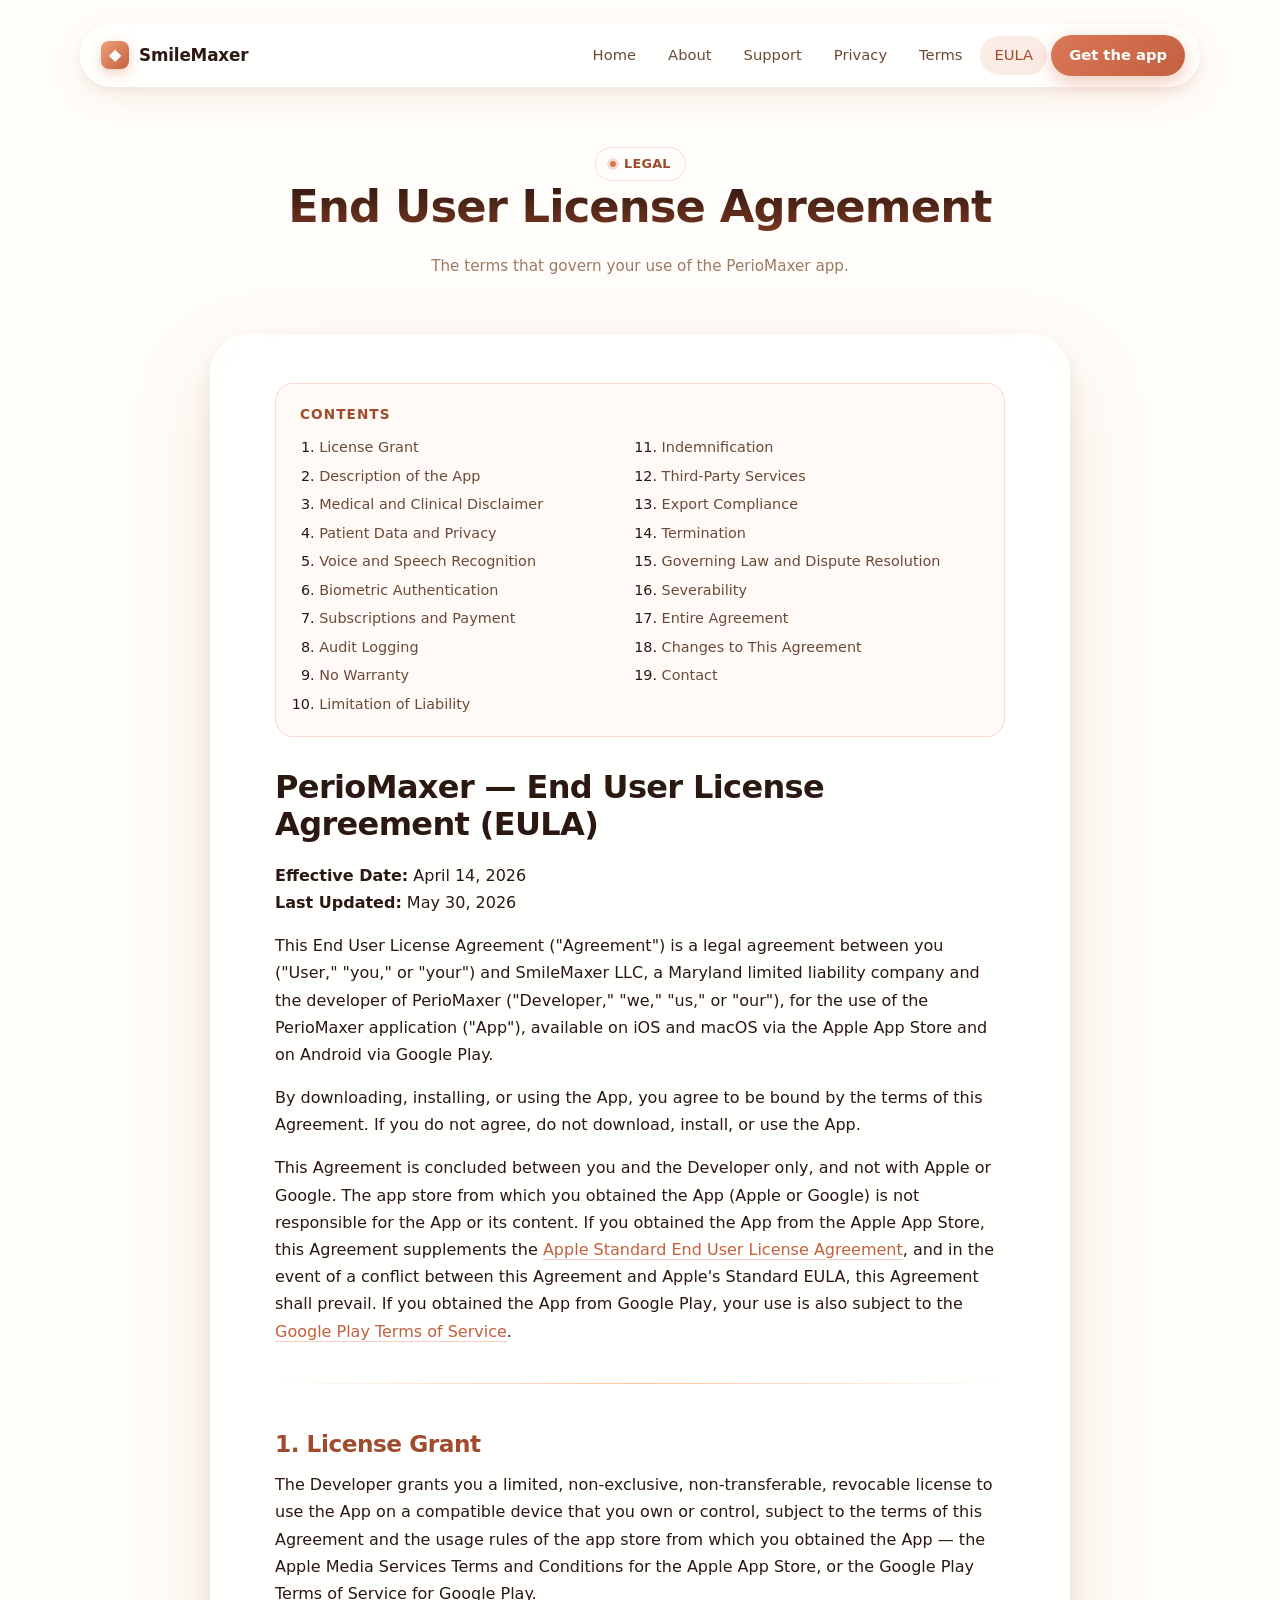
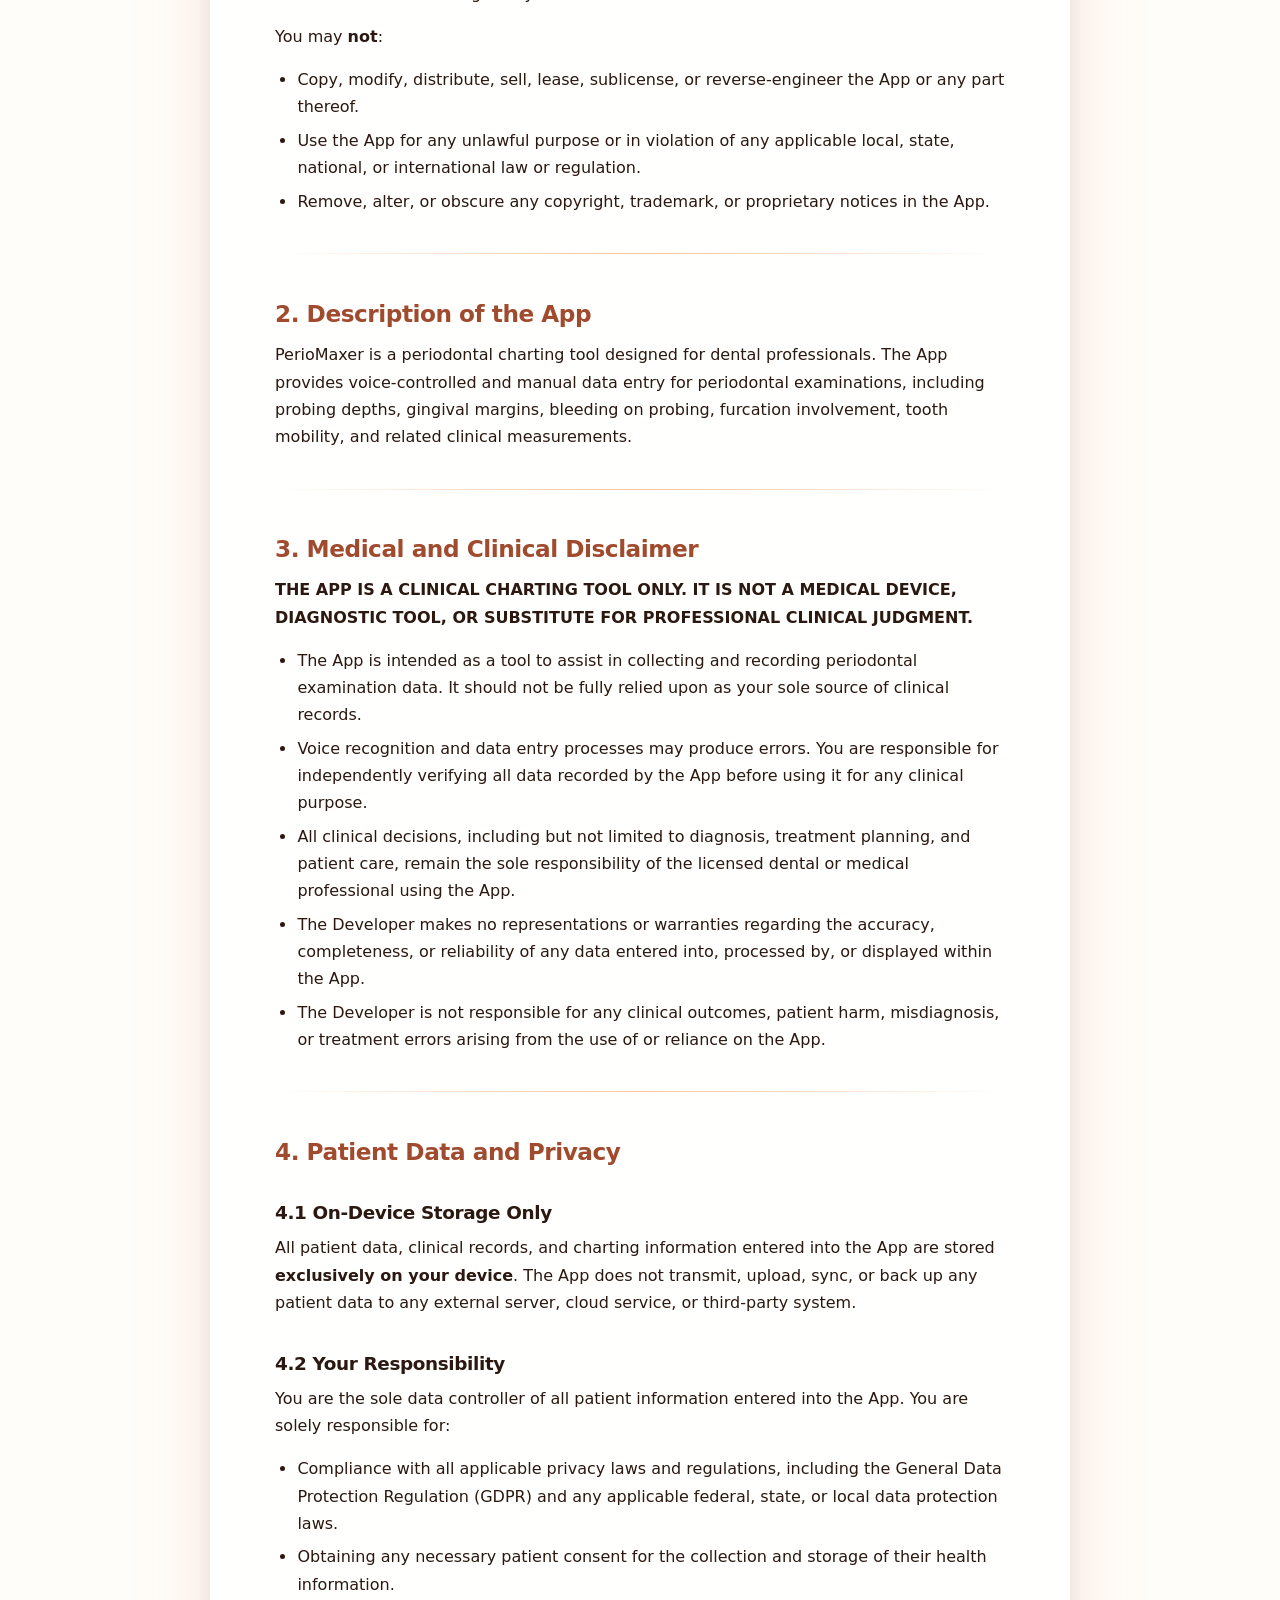
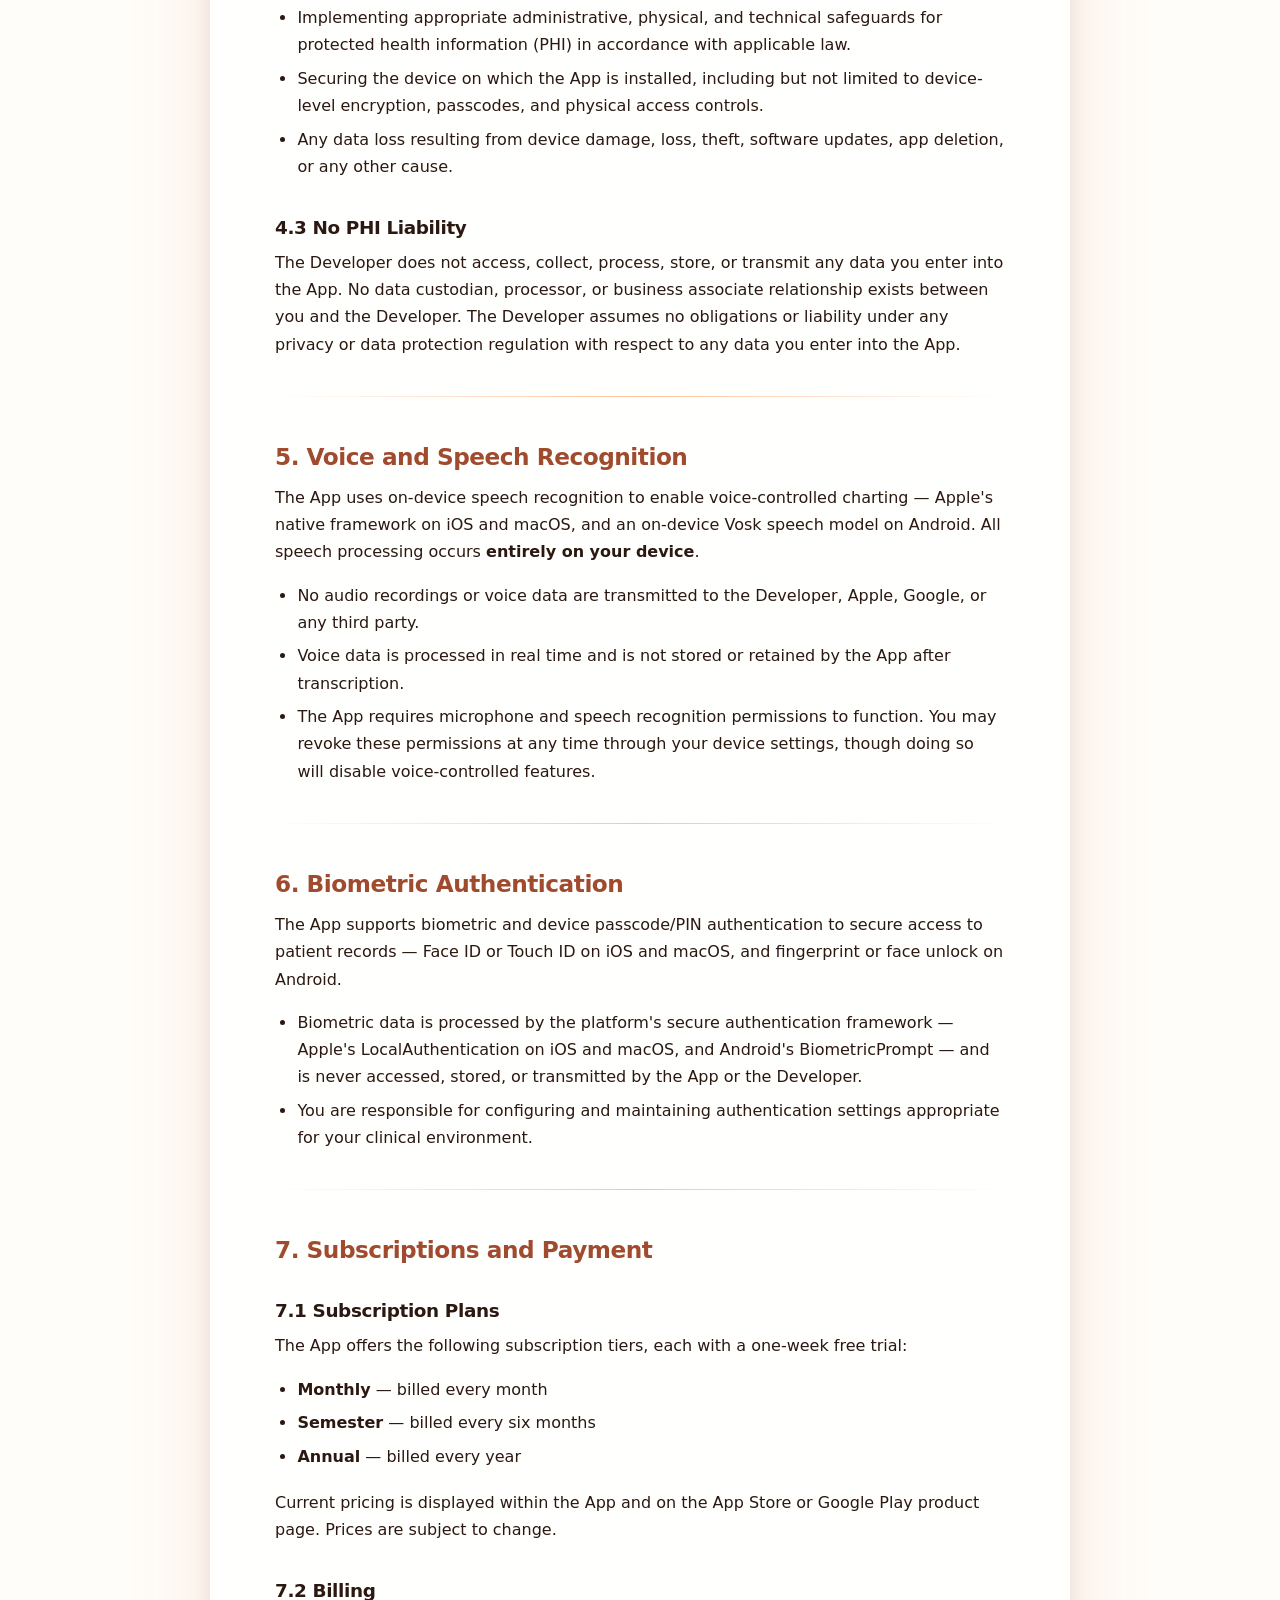
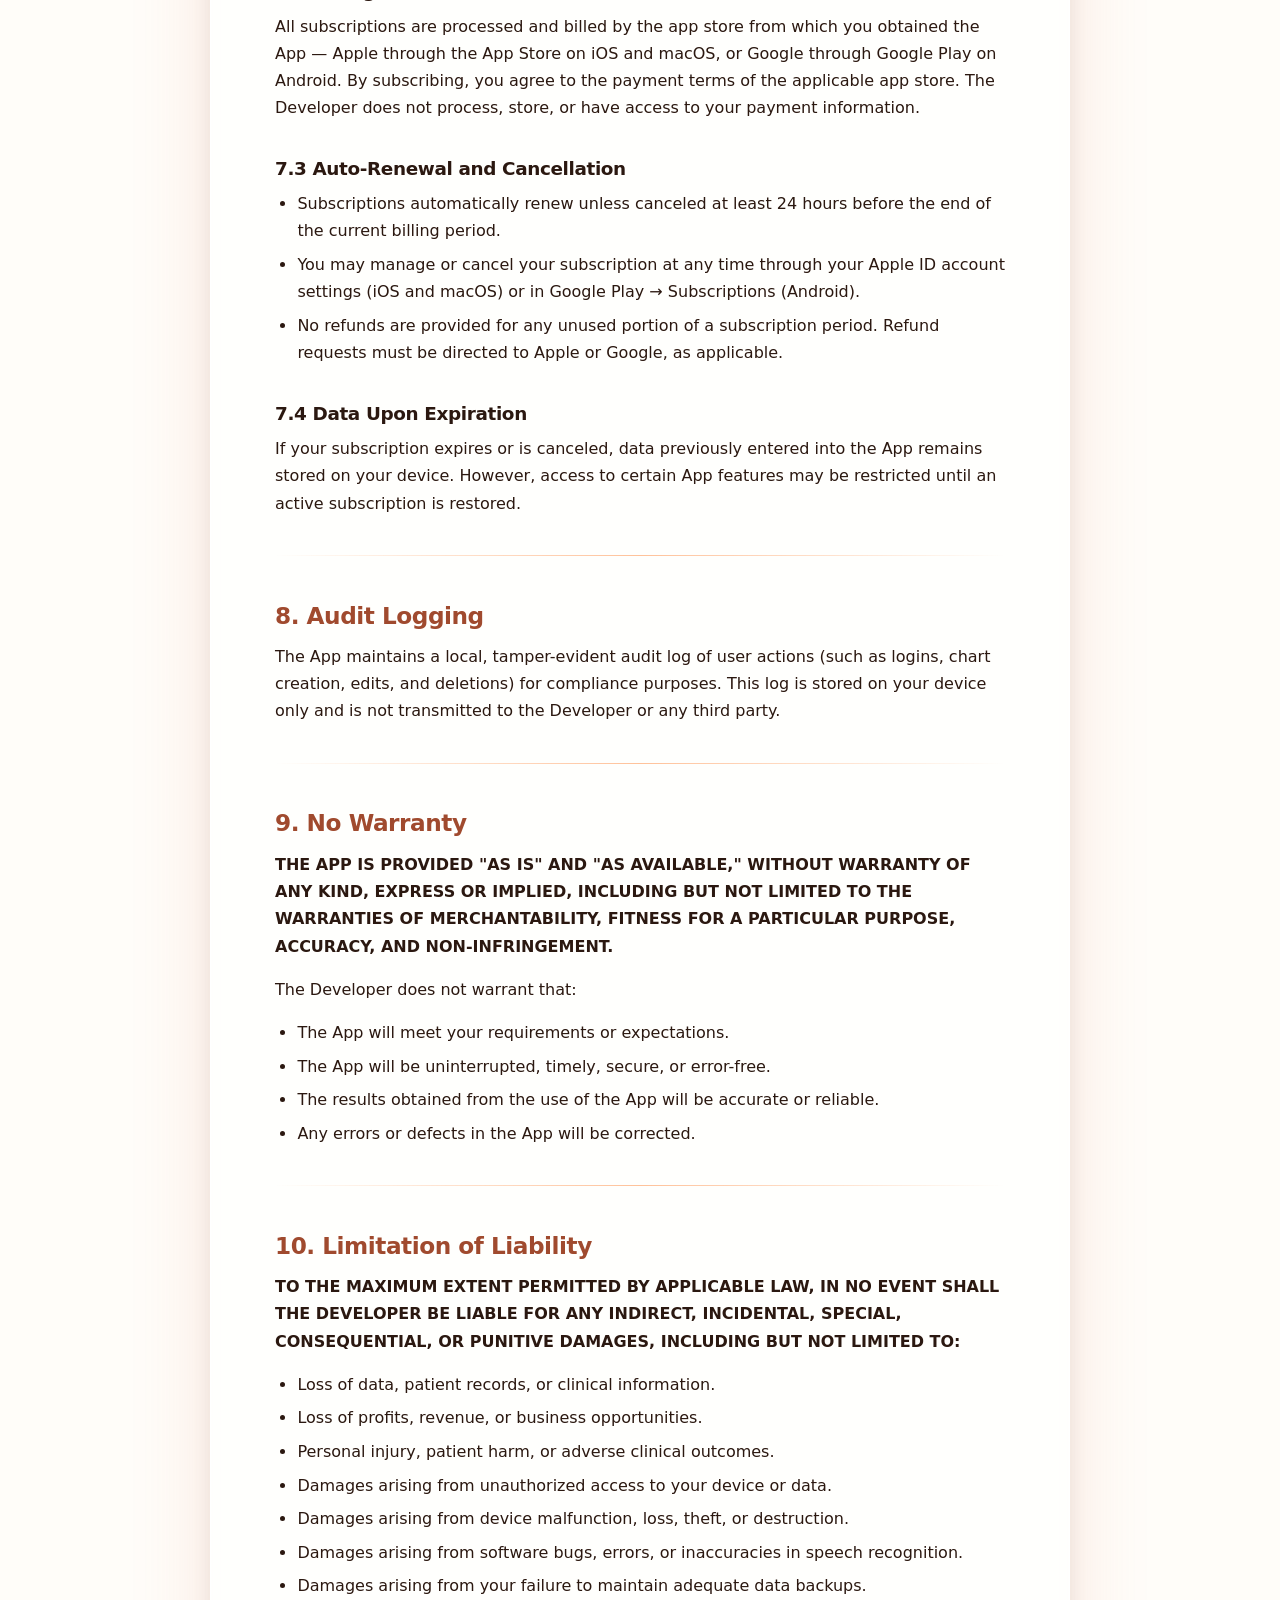
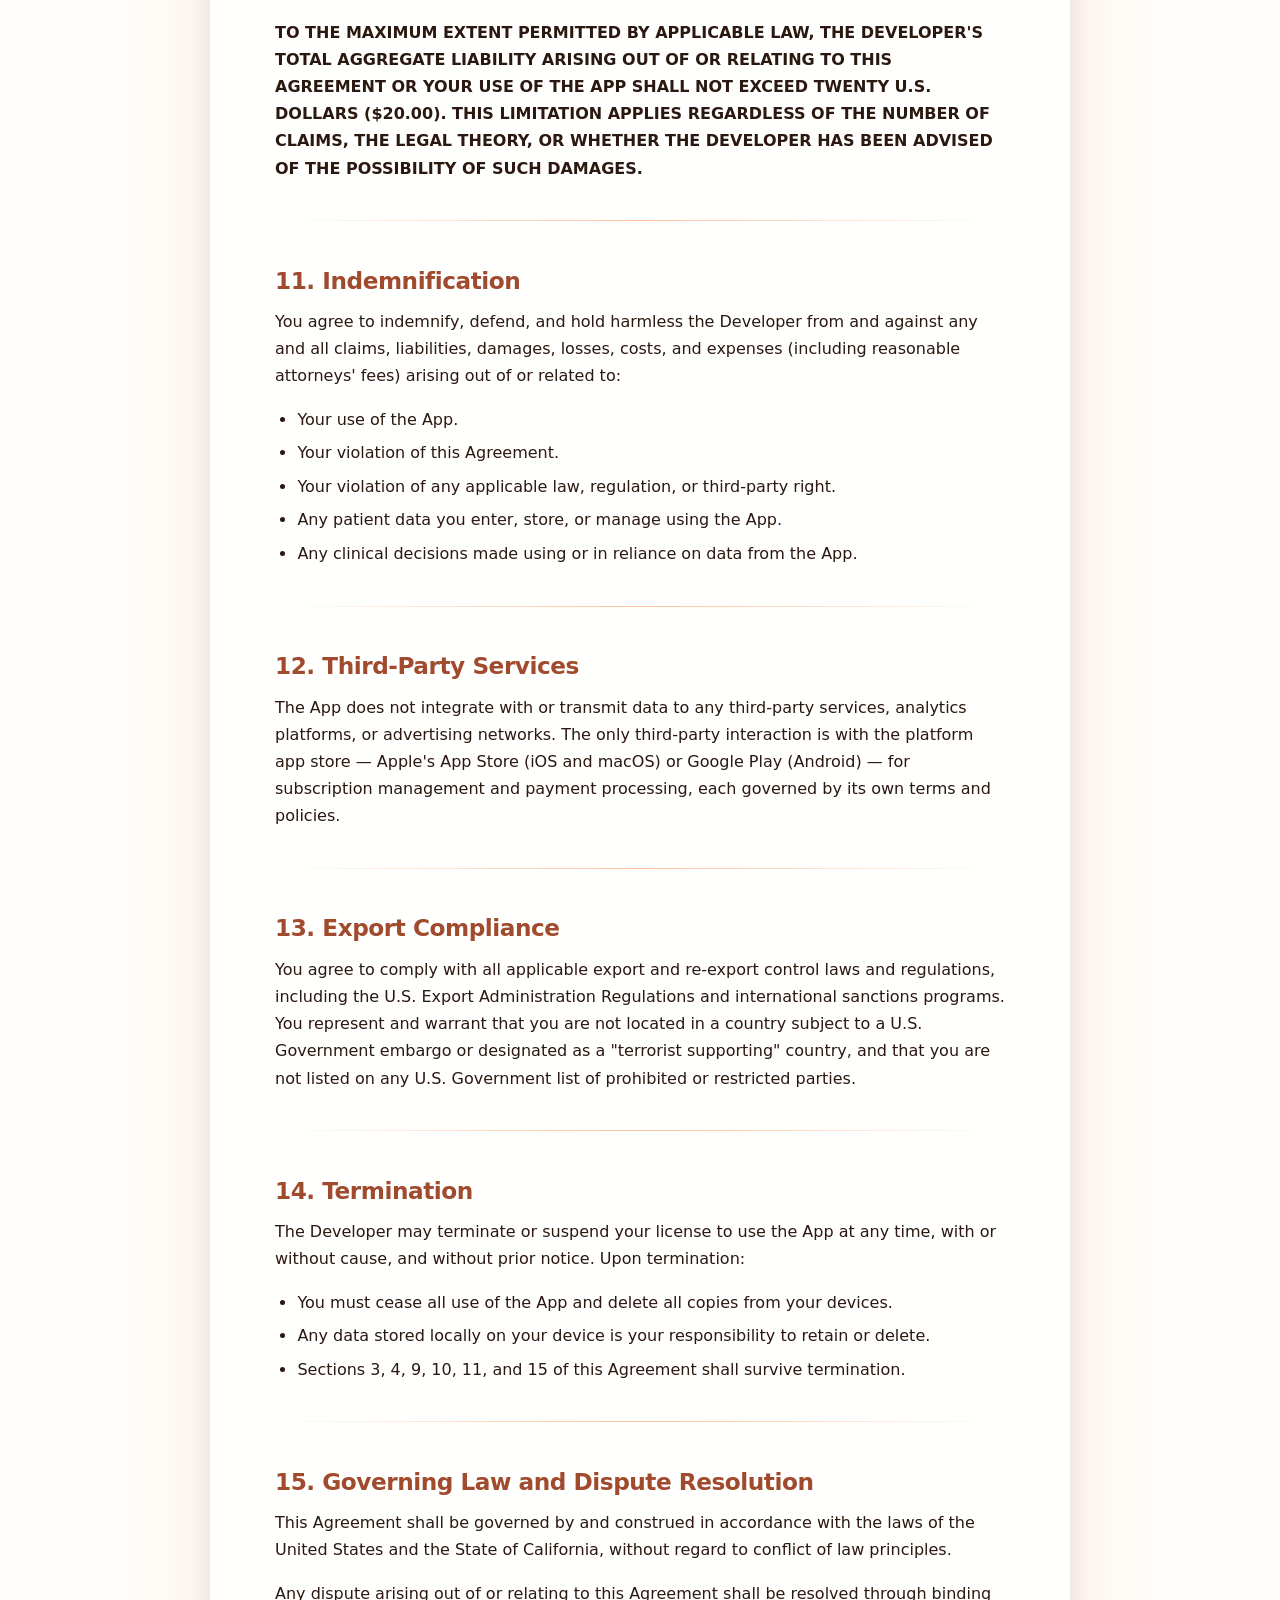
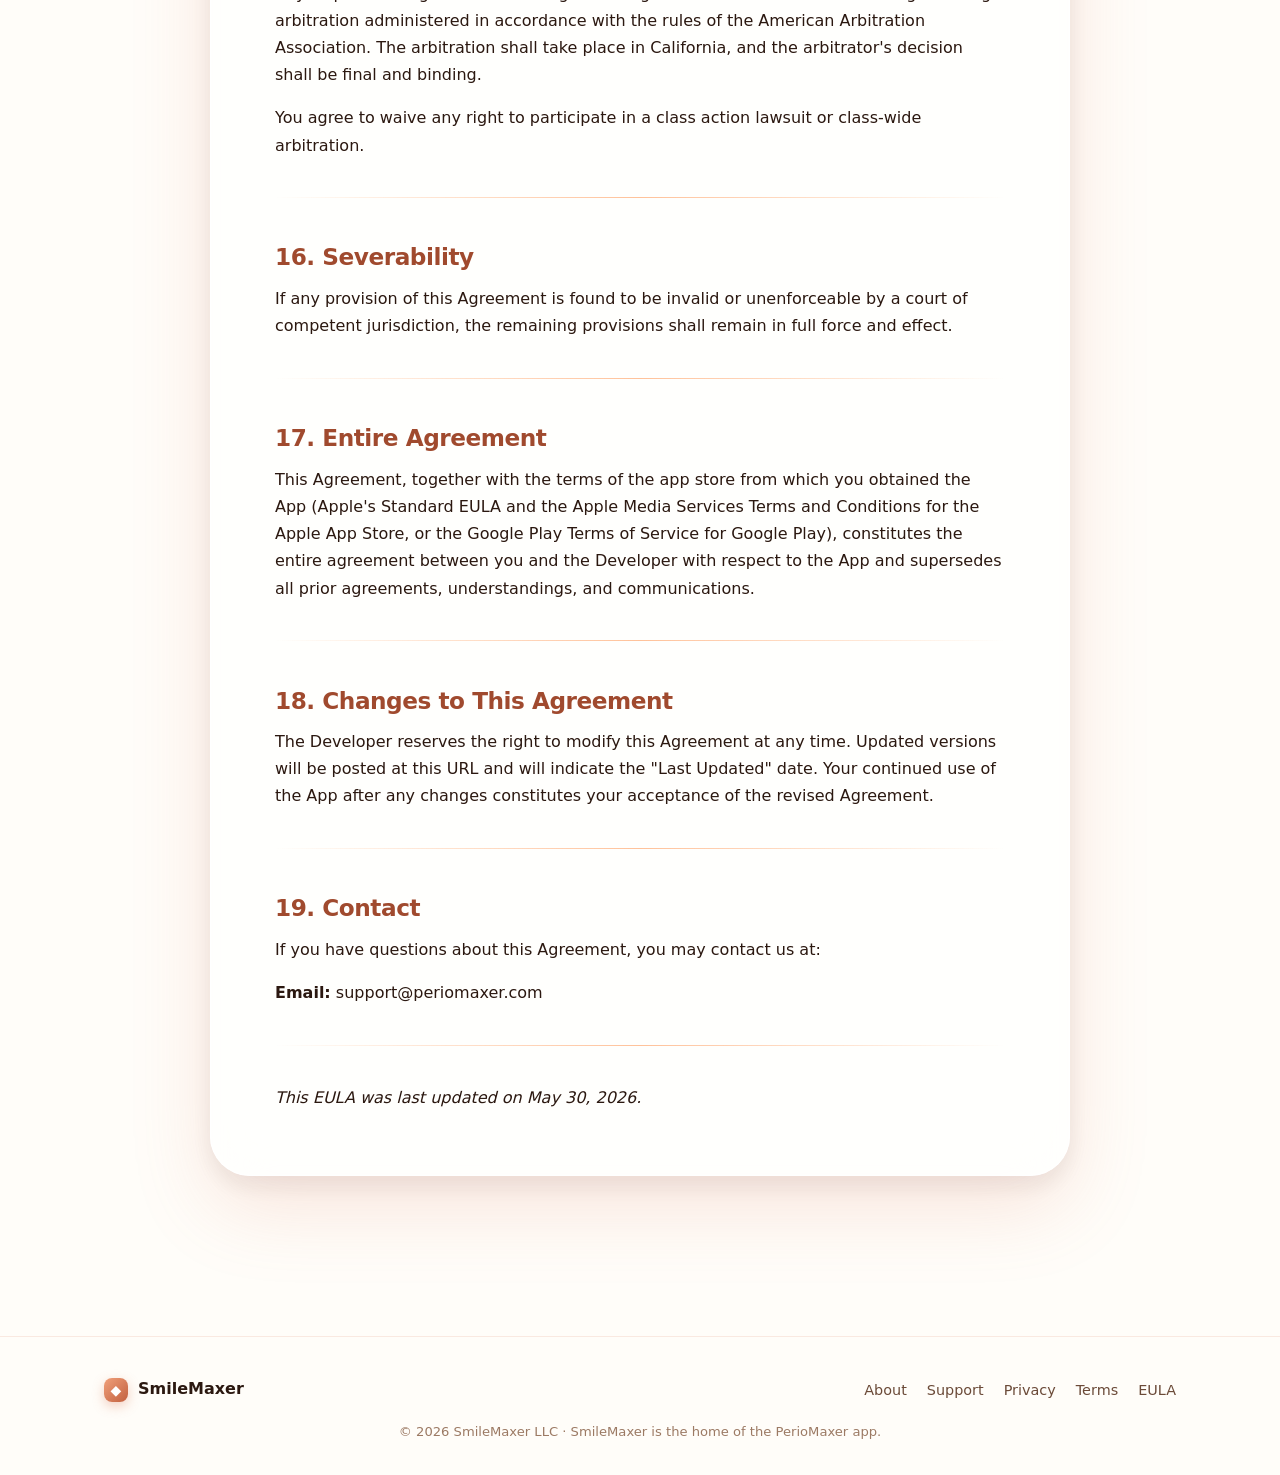
<file: eula.html>
<!doctype html>
<html lang="en">
<head>
<meta charset="utf-8" />
<meta name="viewport" content="width=device-width, initial-scale=1" />
<title data-i18n="eula.meta_title">EULA · SmileMaxer</title>
<meta name="description" content="End User License Agreement for the PerioMaxer app by SmileMaxer." data-i18n-attr="content:eula.meta_desc" />
<meta name="theme-color" content="#D97757" />
<link rel="icon" href="assets/img/app-icon.png" />
<link rel="canonical" href="https://smilemaxer.com/eula.html" />
<meta property="og:title" content="EULA · SmileMaxer" data-i18n-attr="content:eula.meta_title" />
<meta property="og:description" content="End User License Agreement for the PerioMaxer app by SmileMaxer." data-i18n-attr="content:eula.meta_desc" />
<meta property="og:image" content="https://smilemaxer.com/assets/img/app-icon-1024.png" />
<meta property="og:image:width" content="1024" />
<meta property="og:image:height" content="1024" />
<meta property="og:image:alt" content="PerioMaxer app icon" />
<meta property="og:type" content="article" />
<meta property="og:url" content="https://smilemaxer.com/eula.html" />
<meta property="og:site_name" content="SmileMaxer" />
<meta property="og:locale" content="en_US" />
<meta name="twitter:card" content="summary_large_image" />
<meta name="twitter:title" content="EULA · SmileMaxer" data-i18n-attr="content:eula.meta_title" />
<meta name="twitter:description" content="End User License Agreement for the PerioMaxer app by SmileMaxer." data-i18n-attr="content:eula.meta_desc" />
<meta name="twitter:image" content="https://smilemaxer.com/assets/img/app-icon-1024.png" />
<link rel="stylesheet" href="assets/styles.css" />

<script type="application/ld+json">
{
  "@context": "https://schema.org",
  "@type": "BreadcrumbList",
  "itemListElement": [
    { "@type": "ListItem", "position": 1, "name": "Home", "item": "https://smilemaxer.com/" },
    { "@type": "ListItem", "position": 2, "name": "EULA", "item": "https://smilemaxer.com/eula.html" }
  ]
}
</script>
</head>
<body>

<header class="nav" role="banner">
  <div class="nav-inner">
    <a href="index.html" class="brand">
      <span class="brand-mark">◆</span>
      <span>SmileMaxer</span>
    </a>
    <nav class="nav-links" aria-label="Primary">
      <a href="index.html" data-i18n="nav.home">Home</a>
      <a href="about.html" data-i18n="nav.about">About</a>
      <a href="support.html" data-i18n="nav.support">Support</a>
      <a href="privacy.html" data-i18n="nav.privacy">Privacy</a>
      <a href="terms.html" data-i18n="nav.terms">Terms</a>
      <a href="eula.html" data-i18n="nav.eula">EULA</a>
      <a href="https://apps.apple.com/app/apple-store/id6762096578?pt=120200831&amp;ct=smilemaxer&amp;mt=8" class="nav-cta" target="_blank" rel="noopener" data-i18n="nav.get_app">Get the app</a>
    </nav>
    <button class="nav-toggle" aria-label="Menu" aria-expanded="false" data-i18n-attr="aria-label:nav.menu_label">
      <svg width="22" height="22" viewBox="0 0 24 24" fill="none" stroke="currentColor" stroke-width="2" stroke-linecap="round"><line x1="4" y1="7" x2="20" y2="7"/><line x1="4" y1="12" x2="20" y2="12"/><line x1="4" y1="17" x2="20" y2="17"/></svg>
    </button>
  </div>
  <nav class="nav-drawer" aria-label="Mobile">
    <a href="index.html" data-i18n="nav.home">Home</a>
    <a href="about.html" data-i18n="nav.about">About</a>
    <a href="support.html" data-i18n="nav.support">Support</a>
    <a href="privacy.html" data-i18n="nav.privacy">Privacy</a>
    <a href="terms.html" data-i18n="nav.terms">Terms</a>
    <a href="eula.html" data-i18n="nav.eula">EULA</a>
  </nav>
</header>

<main>
  <div class="legal-wrap">
    <div class="container">

      <header class="legal-header">
        <span class="chip"><span class="chip-dot"></span> <span data-i18n="legal.chip">Legal</span></span>
        <h1 data-i18n="eula.title">End User License Agreement</h1>
        <p data-i18n="eula.sub">The terms that govern your use of the PerioMaxer app.</p>
      </header>

      <p class="legal-lang-note" data-i18n="legal.note" hidden>The official document below is provided in English.</p>

      <article class="legal" id="legal-content">
        <!-- Prerendered from EULA.md. Update both files together. -->
        <nav class="toc" aria-label="Contents">
          <div class="toc-title">Contents</div>
          <ol>
            <li><a href="#sec-1-license">License Grant</a></li>
            <li><a href="#sec-2-description">Description of the App</a></li>
            <li><a href="#sec-3-clinical">Medical and Clinical Disclaimer</a></li>
            <li><a href="#sec-4-data">Patient Data and Privacy</a></li>
            <li><a href="#sec-5-voice">Voice and Speech Recognition</a></li>
            <li><a href="#sec-6-biometric">Biometric Authentication</a></li>
            <li><a href="#sec-7-subscriptions">Subscriptions and Payment</a></li>
            <li><a href="#sec-8-audit">Audit Logging</a></li>
            <li><a href="#sec-9-warranty">No Warranty</a></li>
            <li><a href="#sec-10-liability">Limitation of Liability</a></li>
            <li><a href="#sec-11-indemnification">Indemnification</a></li>
            <li><a href="#sec-12-third-party">Third-Party Services</a></li>
            <li><a href="#sec-13-export">Export Compliance</a></li>
            <li><a href="#sec-14-termination">Termination</a></li>
            <li><a href="#sec-15-law">Governing Law and Dispute Resolution</a></li>
            <li><a href="#sec-16-severability">Severability</a></li>
            <li><a href="#sec-17-entire">Entire Agreement</a></li>
            <li><a href="#sec-18-changes">Changes to This Agreement</a></li>
            <li><a href="#sec-19-contact">Contact</a></li>
          </ol>
        </nav>

        <h1>PerioMaxer — End User License Agreement (EULA)</h1>
        <p><strong>Effective Date:</strong> April 14, 2026<br />
        <strong>Last Updated:</strong> May 30, 2026</p>
        <p>This End User License Agreement ("Agreement") is a legal agreement between you ("User," "you," or "your") and SmileMaxer LLC, a Maryland limited liability company and the developer of PerioMaxer ("Developer," "we," "us," or "our"), for the use of the PerioMaxer application ("App"), available on iOS and macOS via the Apple App Store and on Android via Google Play.</p>
        <p>By downloading, installing, or using the App, you agree to be bound by the terms of this Agreement. If you do not agree, do not download, install, or use the App.</p>
        <p>This Agreement is concluded between you and the Developer only, and not with Apple or Google. The app store from which you obtained the App (Apple or Google) is not responsible for the App or its content. If you obtained the App from the Apple App Store, this Agreement supplements the <a href="https://www.apple.com/legal/internet-services/itunes/dev/stdeula/" rel="noopener" target="_blank">Apple Standard End User License Agreement</a>, and in the event of a conflict between this Agreement and Apple's Standard EULA, this Agreement shall prevail. If you obtained the App from Google Play, your use is also subject to the <a href="https://play.google.com/intl/en_us/about/play-terms/" rel="noopener" target="_blank">Google Play Terms of Service</a>.</p>
        <hr />

        <h2 id="sec-1-license">1. License Grant</h2>
        <p>The Developer grants you a limited, non-exclusive, non-transferable, revocable license to use the App on a compatible device that you own or control, subject to the terms of this Agreement and the usage rules of the app store from which you obtained the App — the Apple Media Services Terms and Conditions for the Apple App Store, or the Google Play Terms of Service for Google Play.</p>
        <p>You may <strong>not</strong>:</p>
        <ul>
          <li>Copy, modify, distribute, sell, lease, sublicense, or reverse-engineer the App or any part thereof.</li>
          <li>Use the App for any unlawful purpose or in violation of any applicable local, state, national, or international law or regulation.</li>
          <li>Remove, alter, or obscure any copyright, trademark, or proprietary notices in the App.</li>
        </ul>
        <hr />

        <h2 id="sec-2-description">2. Description of the App</h2>
        <p>PerioMaxer is a periodontal charting tool designed for dental professionals. The App provides voice-controlled and manual data entry for periodontal examinations, including probing depths, gingival margins, bleeding on probing, furcation involvement, tooth mobility, and related clinical measurements.</p>
        <hr />

        <h2 id="sec-3-clinical">3. Medical and Clinical Disclaimer</h2>
        <p><strong>THE APP IS A CLINICAL CHARTING TOOL ONLY. IT IS NOT A MEDICAL DEVICE, DIAGNOSTIC TOOL, OR SUBSTITUTE FOR PROFESSIONAL CLINICAL JUDGMENT.</strong></p>
        <ul>
          <li>The App is intended as a tool to assist in collecting and recording periodontal examination data. It should not be fully relied upon as your sole source of clinical records.</li>
          <li>Voice recognition and data entry processes may produce errors. You are responsible for independently verifying all data recorded by the App before using it for any clinical purpose.</li>
          <li>All clinical decisions, including but not limited to diagnosis, treatment planning, and patient care, remain the sole responsibility of the licensed dental or medical professional using the App.</li>
          <li>The Developer makes no representations or warranties regarding the accuracy, completeness, or reliability of any data entered into, processed by, or displayed within the App.</li>
          <li>The Developer is not responsible for any clinical outcomes, patient harm, misdiagnosis, or treatment errors arising from the use of or reliance on the App.</li>
        </ul>
        <hr />

        <h2 id="sec-4-data">4. Patient Data and Privacy</h2>
        <h3>4.1 On-Device Storage Only</h3>
        <p>All patient data, clinical records, and charting information entered into the App are stored <strong>exclusively on your device</strong>. The App does not transmit, upload, sync, or back up any patient data to any external server, cloud service, or third-party system.</p>
        <h3>4.2 Your Responsibility</h3>
        <p>You are the sole data controller of all patient information entered into the App. You are solely responsible for:</p>
        <ul>
          <li>Compliance with all applicable privacy laws and regulations, including the General Data Protection Regulation (GDPR) and any applicable federal, state, or local data protection laws.</li>
          <li>Obtaining any necessary patient consent for the collection and storage of their health information.</li>
          <li>Implementing appropriate administrative, physical, and technical safeguards for protected health information (PHI) in accordance with applicable law.</li>
          <li>Securing the device on which the App is installed, including but not limited to device-level encryption, passcodes, and physical access controls.</li>
          <li>Any data loss resulting from device damage, loss, theft, software updates, app deletion, or any other cause.</li>
        </ul>
        <h3>4.3 No PHI Liability</h3>
        <p>The Developer does not access, collect, process, store, or transmit any data you enter into the App. No data custodian, processor, or business associate relationship exists between you and the Developer. The Developer assumes no obligations or liability under any privacy or data protection regulation with respect to any data you enter into the App.</p>
        <hr />

        <h2 id="sec-5-voice">5. Voice and Speech Recognition</h2>
        <p>The App uses on-device speech recognition to enable voice-controlled charting — Apple's native framework on iOS and macOS, and an on-device Vosk speech model on Android. All speech processing occurs <strong>entirely on your device</strong>.</p>
        <ul>
          <li>No audio recordings or voice data are transmitted to the Developer, Apple, Google, or any third party.</li>
          <li>Voice data is processed in real time and is not stored or retained by the App after transcription.</li>
          <li>The App requires microphone and speech recognition permissions to function. You may revoke these permissions at any time through your device settings, though doing so will disable voice-controlled features.</li>
        </ul>
        <hr />

        <h2 id="sec-6-biometric">6. Biometric Authentication</h2>
        <p>The App supports biometric and device passcode/PIN authentication to secure access to patient records — Face ID or Touch ID on iOS and macOS, and fingerprint or face unlock on Android.</p>
        <ul>
          <li>Biometric data is processed by the platform's secure authentication framework — Apple's LocalAuthentication on iOS and macOS, and Android's BiometricPrompt — and is never accessed, stored, or transmitted by the App or the Developer.</li>
          <li>You are responsible for configuring and maintaining authentication settings appropriate for your clinical environment.</li>
        </ul>
        <hr />

        <h2 id="sec-7-subscriptions">7. Subscriptions and Payment</h2>
        <h3>7.1 Subscription Plans</h3>
        <p>The App offers the following subscription tiers, each with a one-week free trial:</p>
        <ul>
          <li><strong>Monthly</strong> — billed every month</li>
          <li><strong>Semester</strong> — billed every six months</li>
          <li><strong>Annual</strong> — billed every year</li>
        </ul>
        <p>Current pricing is displayed within the App and on the App Store or Google Play product page. Prices are subject to change.</p>
        <h3>7.2 Billing</h3>
        <p>All subscriptions are processed and billed by the app store from which you obtained the App — Apple through the App Store on iOS and macOS, or Google through Google Play on Android. By subscribing, you agree to the payment terms of the applicable app store. The Developer does not process, store, or have access to your payment information.</p>
        <h3>7.3 Auto-Renewal and Cancellation</h3>
        <ul>
          <li>Subscriptions automatically renew unless canceled at least 24 hours before the end of the current billing period.</li>
          <li>You may manage or cancel your subscription at any time through your Apple ID account settings (iOS and macOS) or in Google Play → Subscriptions (Android).</li>
          <li>No refunds are provided for any unused portion of a subscription period. Refund requests must be directed to Apple or Google, as applicable.</li>
        </ul>
        <h3>7.4 Data Upon Expiration</h3>
        <p>If your subscription expires or is canceled, data previously entered into the App remains stored on your device. However, access to certain App features may be restricted until an active subscription is restored.</p>
        <hr />

        <h2 id="sec-8-audit">8. Audit Logging</h2>
        <p>The App maintains a local, tamper-evident audit log of user actions (such as logins, chart creation, edits, and deletions) for compliance purposes. This log is stored on your device only and is not transmitted to the Developer or any third party.</p>
        <hr />

        <h2 id="sec-9-warranty">9. No Warranty</h2>
        <p><strong>THE APP IS PROVIDED "AS IS" AND "AS AVAILABLE," WITHOUT WARRANTY OF ANY KIND, EXPRESS OR IMPLIED, INCLUDING BUT NOT LIMITED TO THE WARRANTIES OF MERCHANTABILITY, FITNESS FOR A PARTICULAR PURPOSE, ACCURACY, AND NON-INFRINGEMENT.</strong></p>
        <p>The Developer does not warrant that:</p>
        <ul>
          <li>The App will meet your requirements or expectations.</li>
          <li>The App will be uninterrupted, timely, secure, or error-free.</li>
          <li>The results obtained from the use of the App will be accurate or reliable.</li>
          <li>Any errors or defects in the App will be corrected.</li>
        </ul>
        <hr />

        <h2 id="sec-10-liability">10. Limitation of Liability</h2>
        <p><strong>TO THE MAXIMUM EXTENT PERMITTED BY APPLICABLE LAW, IN NO EVENT SHALL THE DEVELOPER BE LIABLE FOR ANY INDIRECT, INCIDENTAL, SPECIAL, CONSEQUENTIAL, OR PUNITIVE DAMAGES, INCLUDING BUT NOT LIMITED TO:</strong></p>
        <ul>
          <li>Loss of data, patient records, or clinical information.</li>
          <li>Loss of profits, revenue, or business opportunities.</li>
          <li>Personal injury, patient harm, or adverse clinical outcomes.</li>
          <li>Damages arising from unauthorized access to your device or data.</li>
          <li>Damages arising from device malfunction, loss, theft, or destruction.</li>
          <li>Damages arising from software bugs, errors, or inaccuracies in speech recognition.</li>
          <li>Damages arising from your failure to maintain adequate data backups.</li>
        </ul>
        <p><strong>TO THE MAXIMUM EXTENT PERMITTED BY APPLICABLE LAW, THE DEVELOPER'S TOTAL AGGREGATE LIABILITY ARISING OUT OF OR RELATING TO THIS AGREEMENT OR YOUR USE OF THE APP SHALL NOT EXCEED TWENTY U.S. DOLLARS ($20.00). THIS LIMITATION APPLIES REGARDLESS OF THE NUMBER OF CLAIMS, THE LEGAL THEORY, OR WHETHER THE DEVELOPER HAS BEEN ADVISED OF THE POSSIBILITY OF SUCH DAMAGES.</strong></p>
        <hr />

        <h2 id="sec-11-indemnification">11. Indemnification</h2>
        <p>You agree to indemnify, defend, and hold harmless the Developer from and against any and all claims, liabilities, damages, losses, costs, and expenses (including reasonable attorneys' fees) arising out of or related to:</p>
        <ul>
          <li>Your use of the App.</li>
          <li>Your violation of this Agreement.</li>
          <li>Your violation of any applicable law, regulation, or third-party right.</li>
          <li>Any patient data you enter, store, or manage using the App.</li>
          <li>Any clinical decisions made using or in reliance on data from the App.</li>
        </ul>
        <hr />

        <h2 id="sec-12-third-party">12. Third-Party Services</h2>
        <p>The App does not integrate with or transmit data to any third-party services, analytics platforms, or advertising networks. The only third-party interaction is with the platform app store — Apple's App Store (iOS and macOS) or Google Play (Android) — for subscription management and payment processing, each governed by its own terms and policies.</p>
        <hr />

        <h2 id="sec-13-export">13. Export Compliance</h2>
        <p>You agree to comply with all applicable export and re-export control laws and regulations, including the U.S. Export Administration Regulations and international sanctions programs. You represent and warrant that you are not located in a country subject to a U.S. Government embargo or designated as a "terrorist supporting" country, and that you are not listed on any U.S. Government list of prohibited or restricted parties.</p>
        <hr />

        <h2 id="sec-14-termination">14. Termination</h2>
        <p>The Developer may terminate or suspend your license to use the App at any time, with or without cause, and without prior notice. Upon termination:</p>
        <ul>
          <li>You must cease all use of the App and delete all copies from your devices.</li>
          <li>Any data stored locally on your device is your responsibility to retain or delete.</li>
          <li>Sections 3, 4, 9, 10, 11, and 15 of this Agreement shall survive termination.</li>
        </ul>
        <hr />

        <h2 id="sec-15-law">15. Governing Law and Dispute Resolution</h2>
        <p>This Agreement shall be governed by and construed in accordance with the laws of the United States and the State of California, without regard to conflict of law principles.</p>
        <p>Any dispute arising out of or relating to this Agreement shall be resolved through binding arbitration administered in accordance with the rules of the American Arbitration Association. The arbitration shall take place in California, and the arbitrator's decision shall be final and binding.</p>
        <p>You agree to waive any right to participate in a class action lawsuit or class-wide arbitration.</p>
        <hr />

        <h2 id="sec-16-severability">16. Severability</h2>
        <p>If any provision of this Agreement is found to be invalid or unenforceable by a court of competent jurisdiction, the remaining provisions shall remain in full force and effect.</p>
        <hr />

        <h2 id="sec-17-entire">17. Entire Agreement</h2>
        <p>This Agreement, together with the terms of the app store from which you obtained the App (Apple's Standard EULA and the Apple Media Services Terms and Conditions for the Apple App Store, or the Google Play Terms of Service for Google Play), constitutes the entire agreement between you and the Developer with respect to the App and supersedes all prior agreements, understandings, and communications.</p>
        <hr />

        <h2 id="sec-18-changes">18. Changes to This Agreement</h2>
        <p>The Developer reserves the right to modify this Agreement at any time. Updated versions will be posted at this URL and will indicate the "Last Updated" date. Your continued use of the App after any changes constitutes your acceptance of the revised Agreement.</p>
        <hr />

        <h2 id="sec-19-contact">19. Contact</h2>
        <p>If you have questions about this Agreement, you may contact us at:</p>
        <p><strong>Email:</strong> support@periomaxer.com</p>
        <hr />
        <p><em>This EULA was last updated on May 30, 2026.</em></p>
      </article>

    </div>
  </div>
</main>

<footer class="footer">
  <div class="container">
    <div class="footer-inner">
      <div class="footer-brand">
        <span class="brand-mark" style="width:24px;height:24px;font-size:14px;">◆</span>
        SmileMaxer
      </div>
      <nav class="footer-links" aria-label="Legal">
        <a href="about.html" data-i18n="nav.about">About</a>
        <a href="support.html" data-i18n="nav.support">Support</a>
        <a href="privacy.html" data-i18n="nav.privacy">Privacy</a>
        <a href="terms.html" data-i18n="nav.terms">Terms</a>
        <a href="eula.html" data-i18n="nav.eula">EULA</a>
      </nav>
    </div>
    <div class="footer-meta" data-i18n="footer.note">
      © <span id="year"></span> SmileMaxer LLC · SmileMaxer is the home of the PerioMaxer app.
    </div>
  </div>
</footer>

<script>document.getElementById("year").textContent = new Date().getFullYear();</script>
<script src="assets/i18n.js" defer></script>
<script src="assets/main.js" defer></script>
<script>
  // Show the "official document is in English" note for non-English UI languages.
  document.addEventListener("i18n:applied", (e) => {
    const note = document.querySelector(".legal-lang-note");
    if (!note) return;
    note.hidden = e.detail && e.detail.lang === "en";
  });
</script>
</body>
</html>
</file>
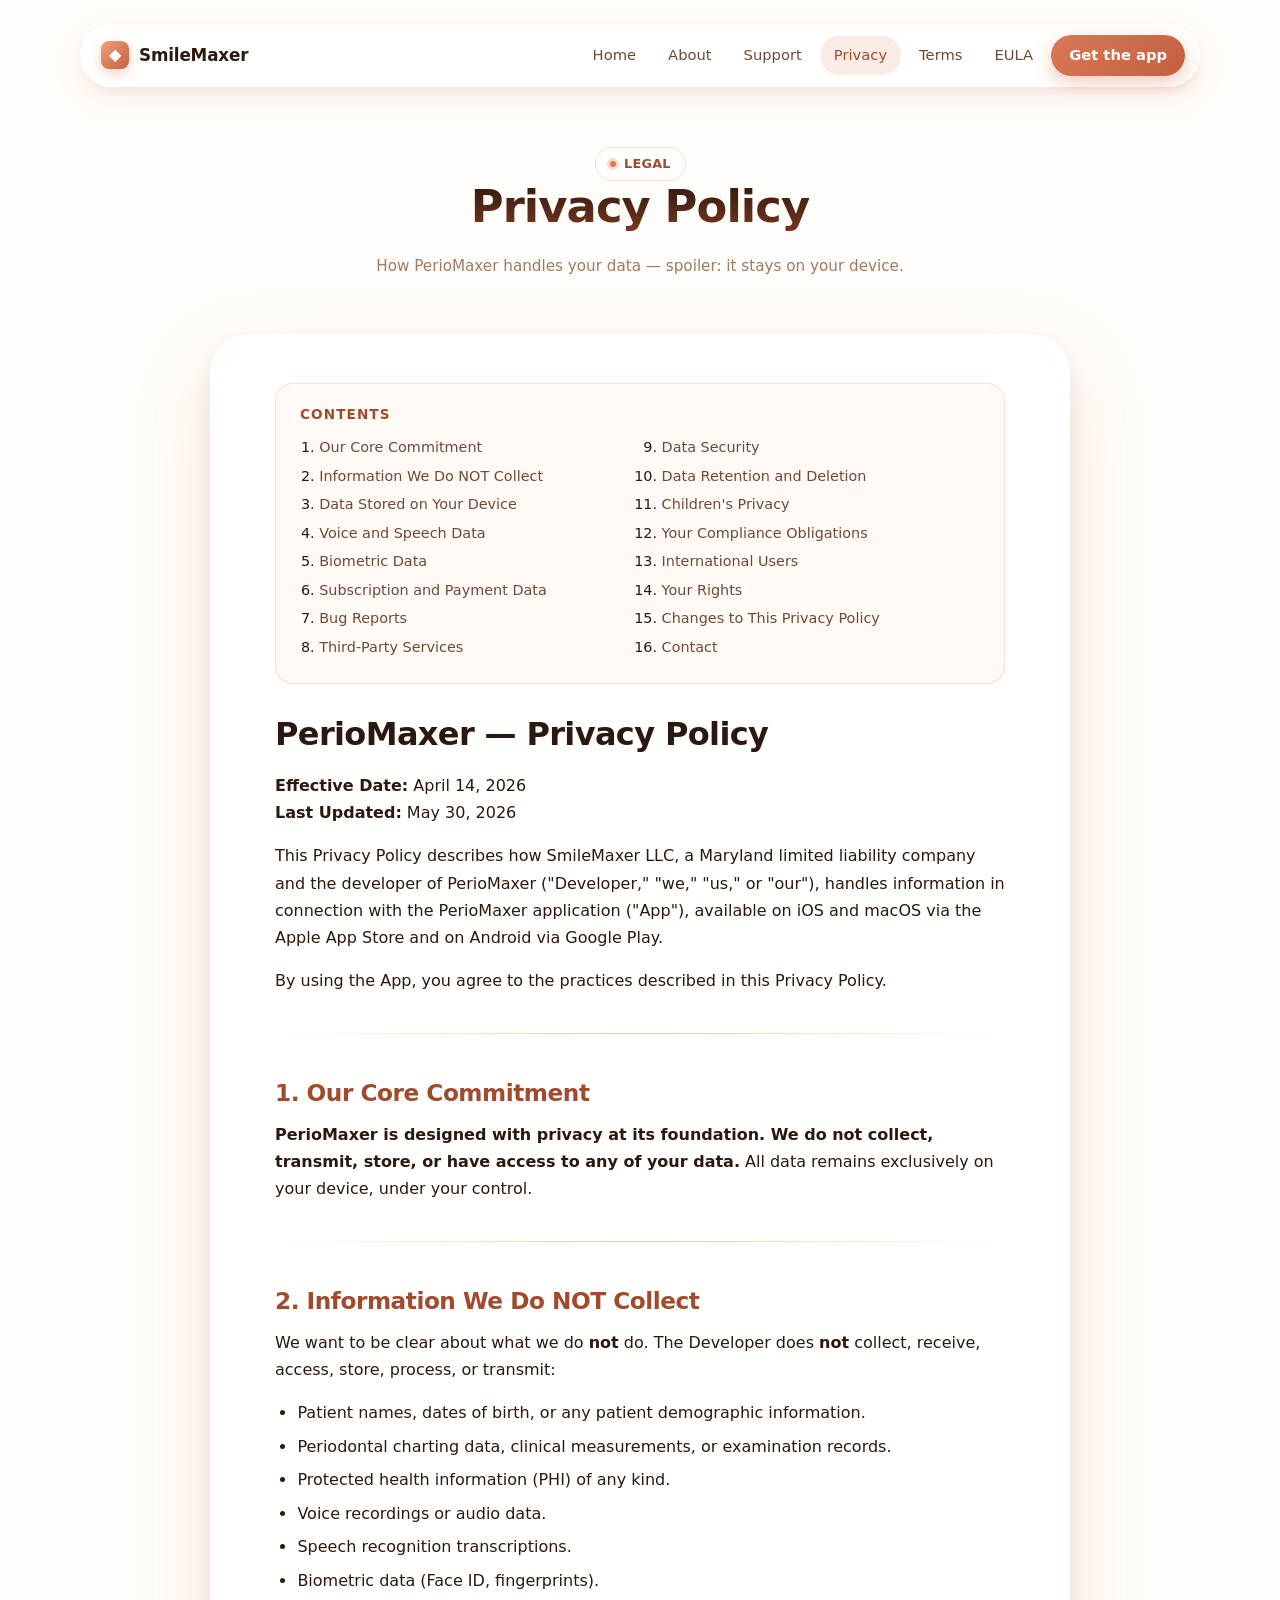
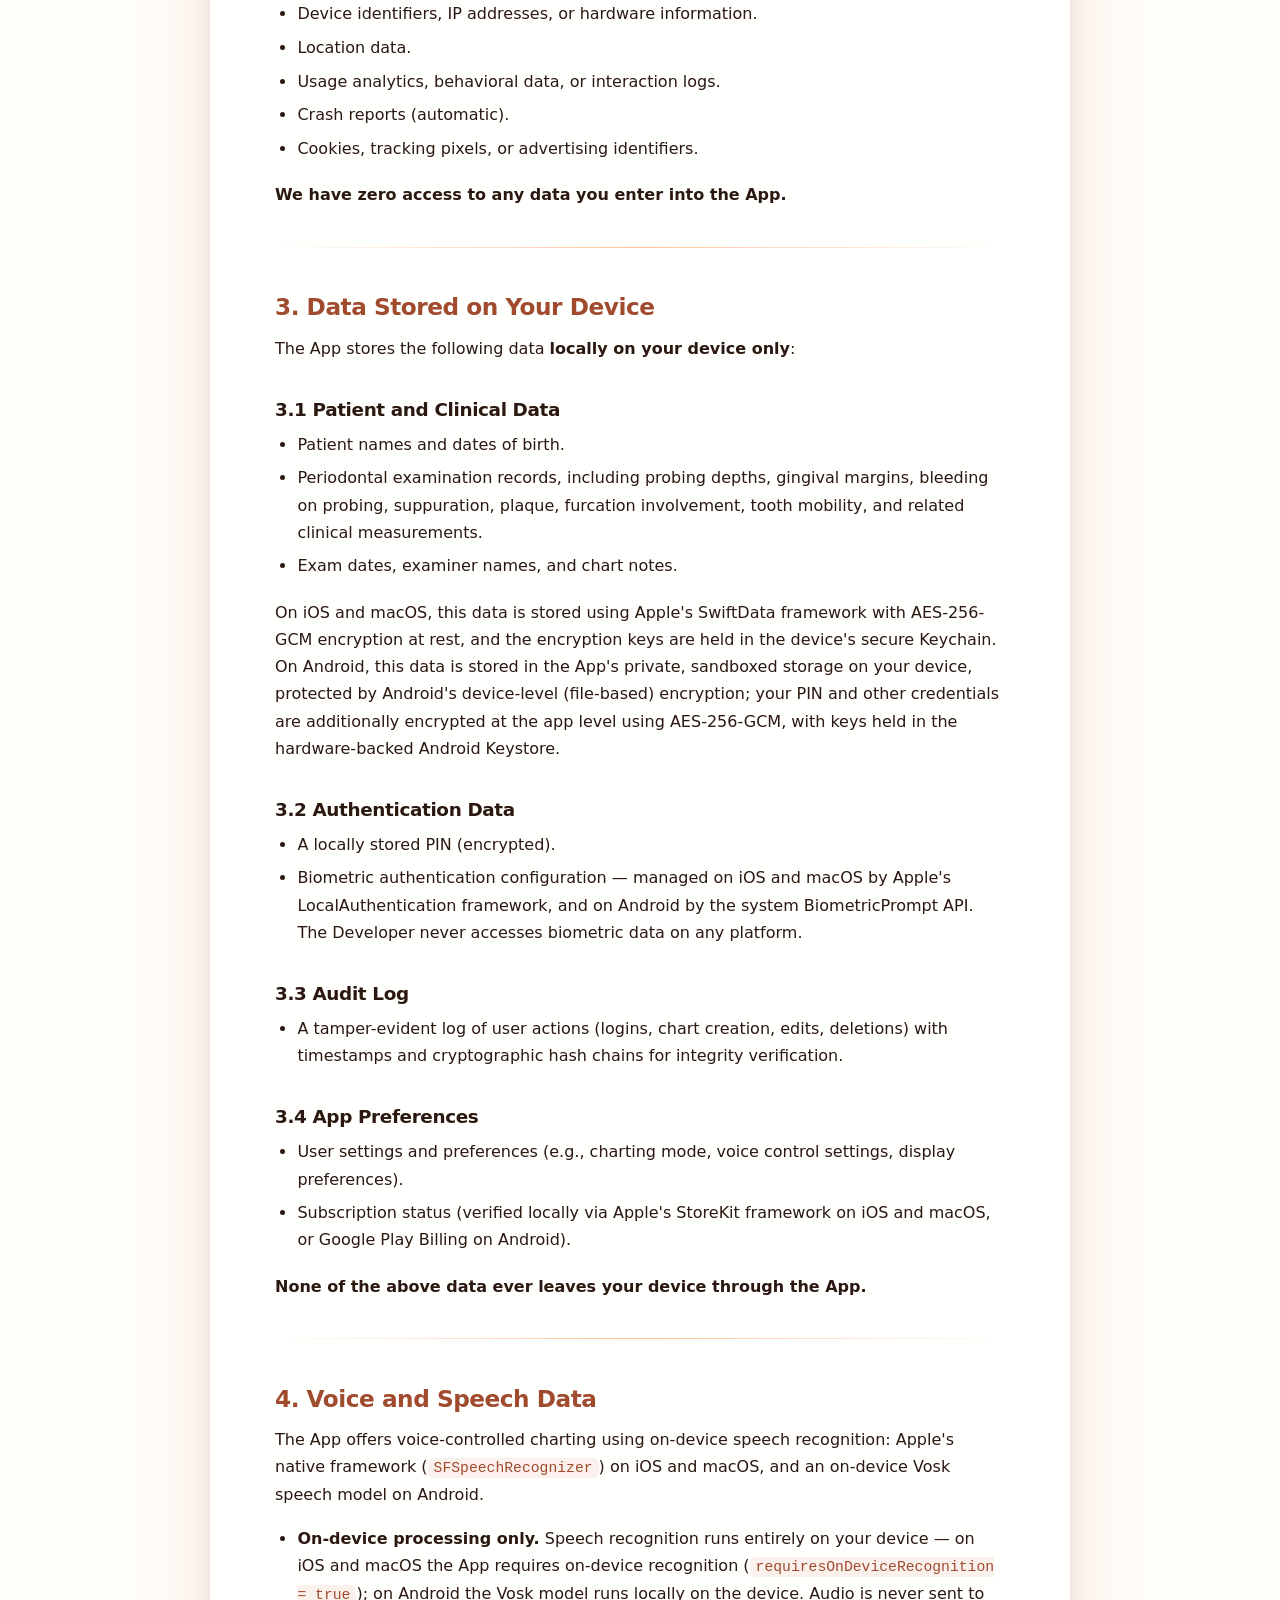
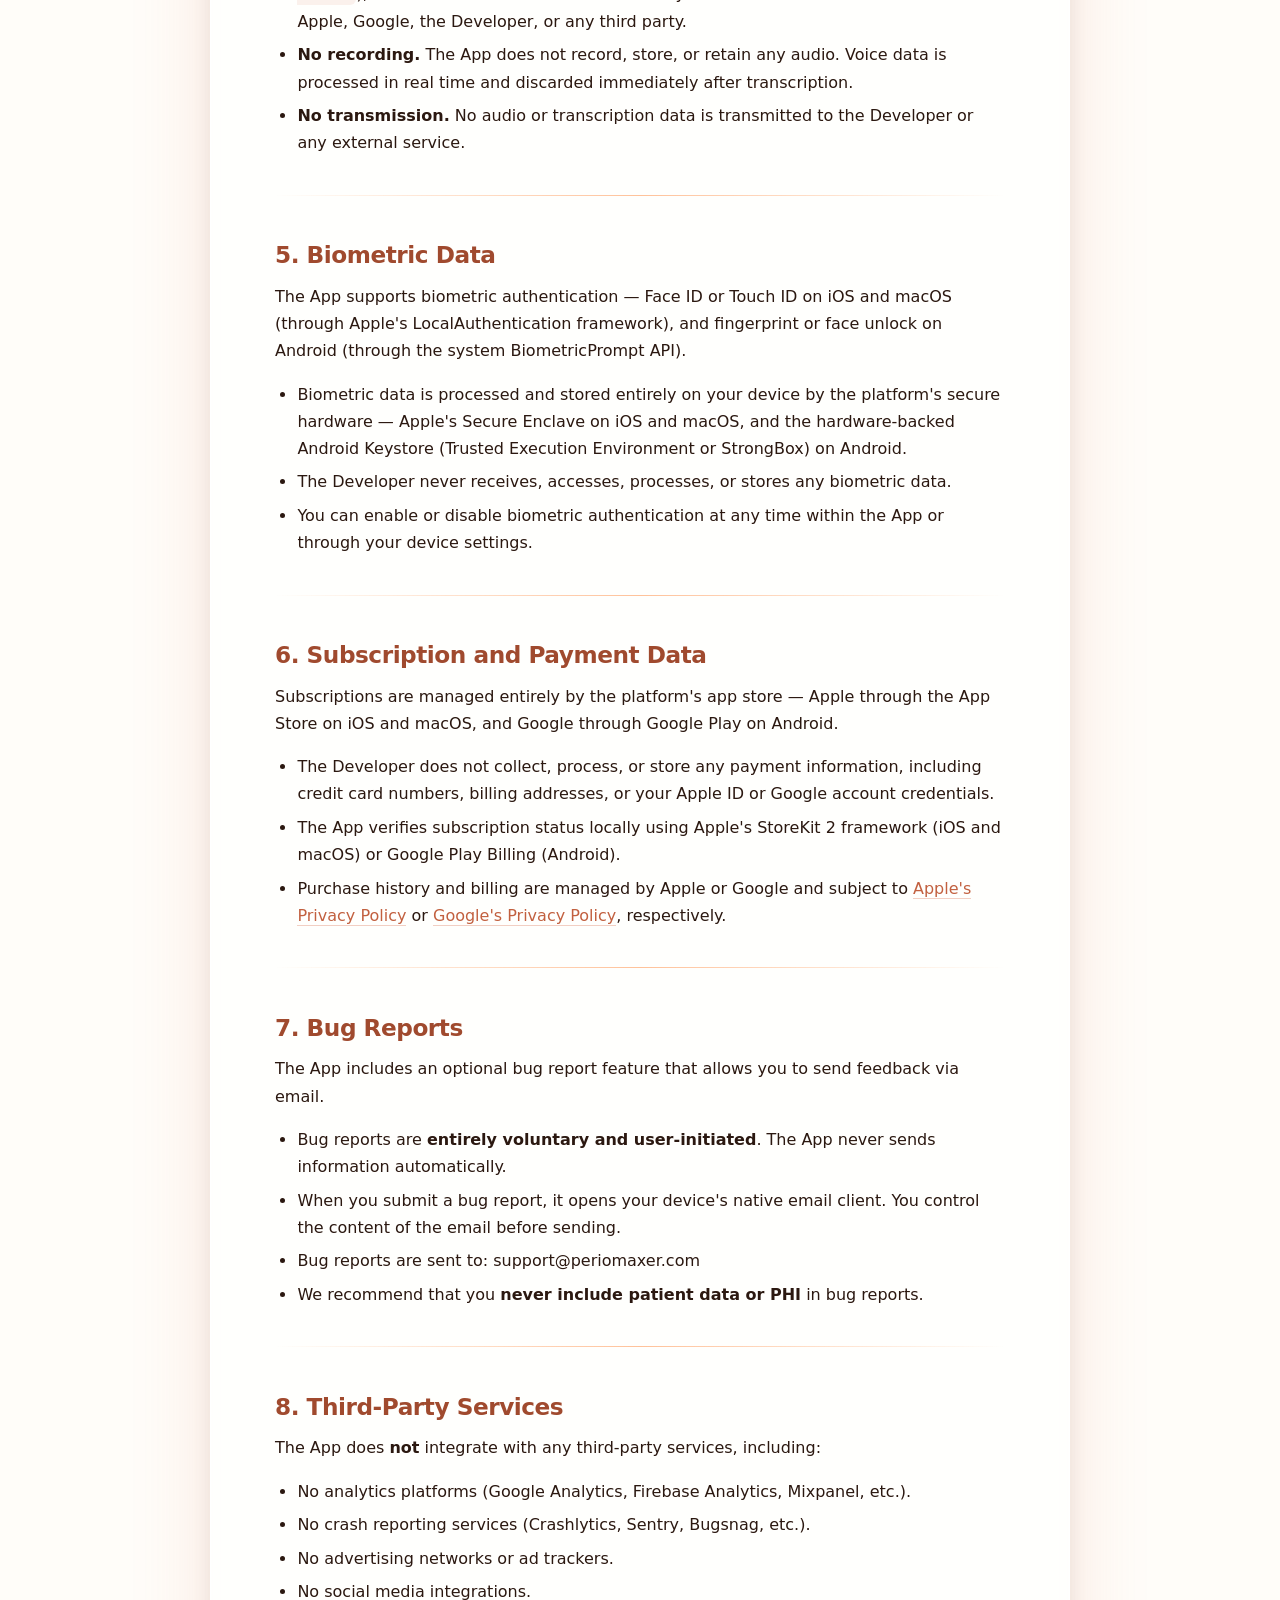
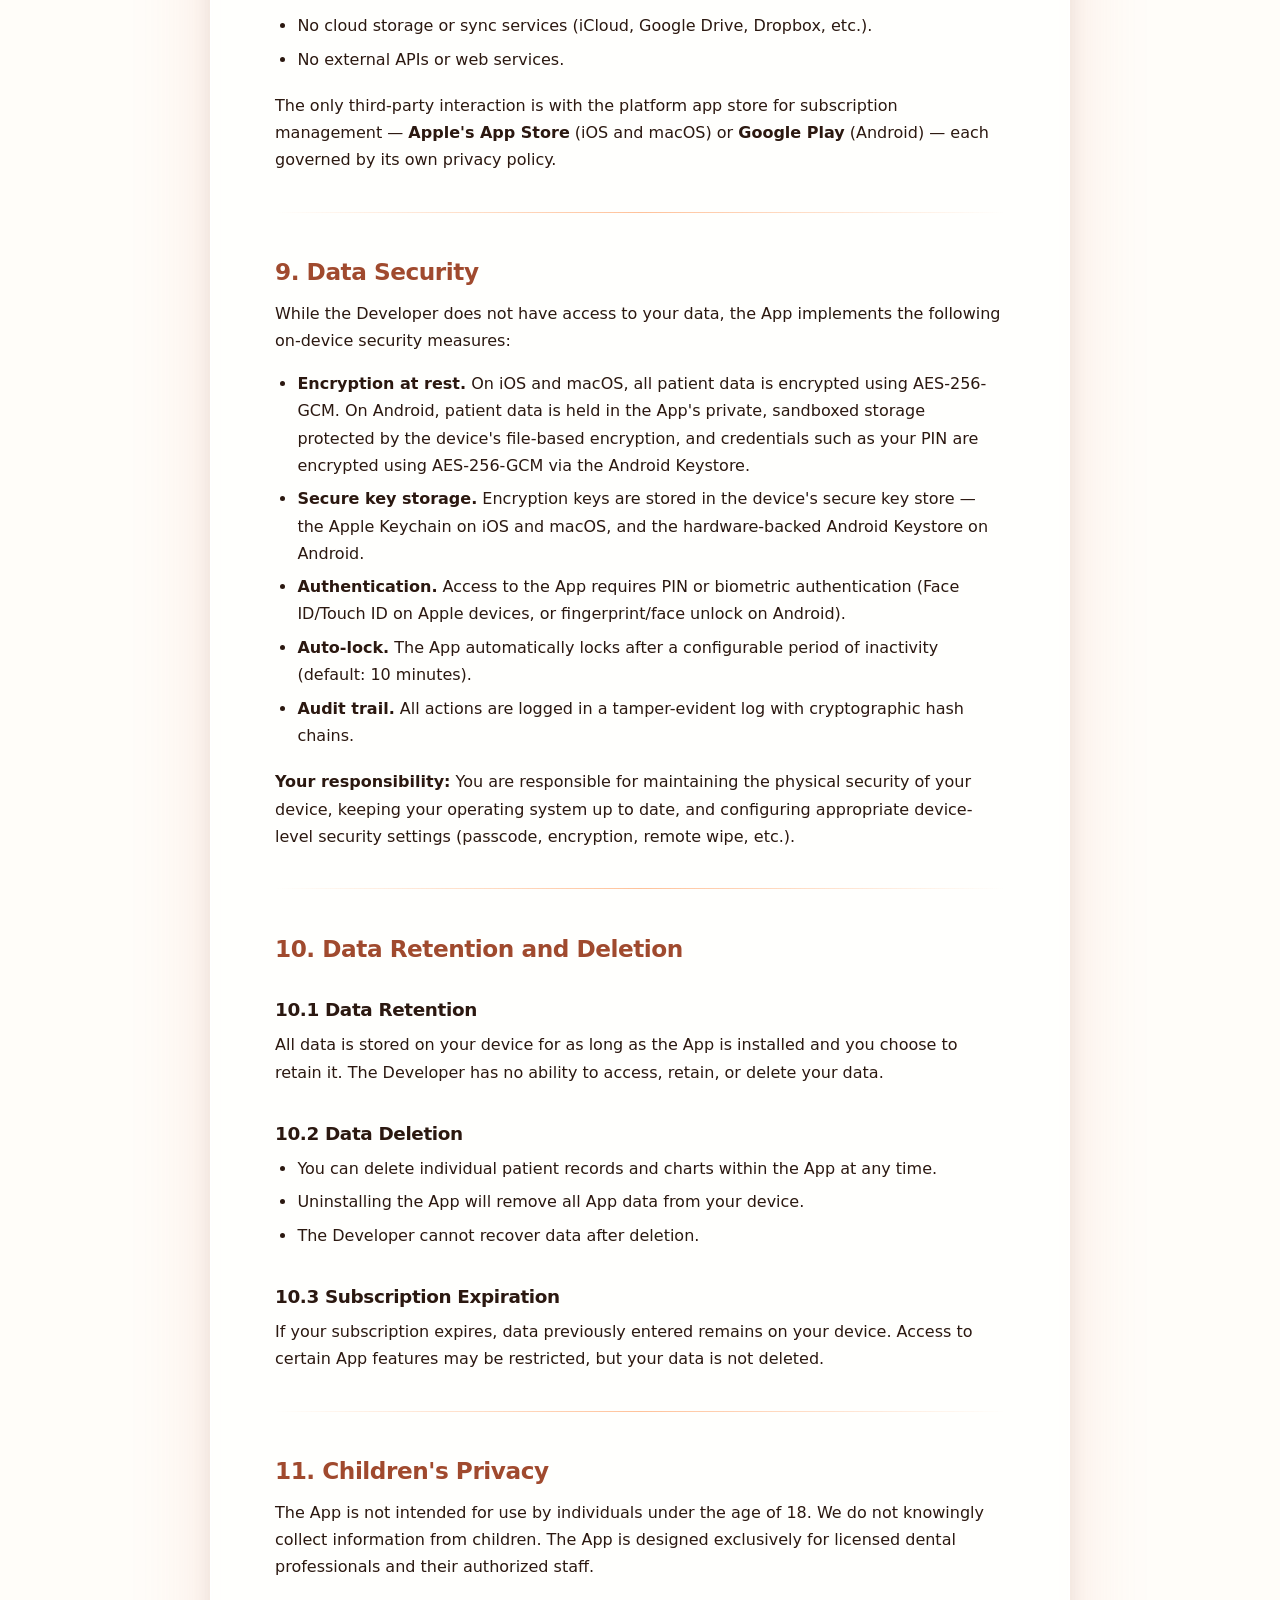
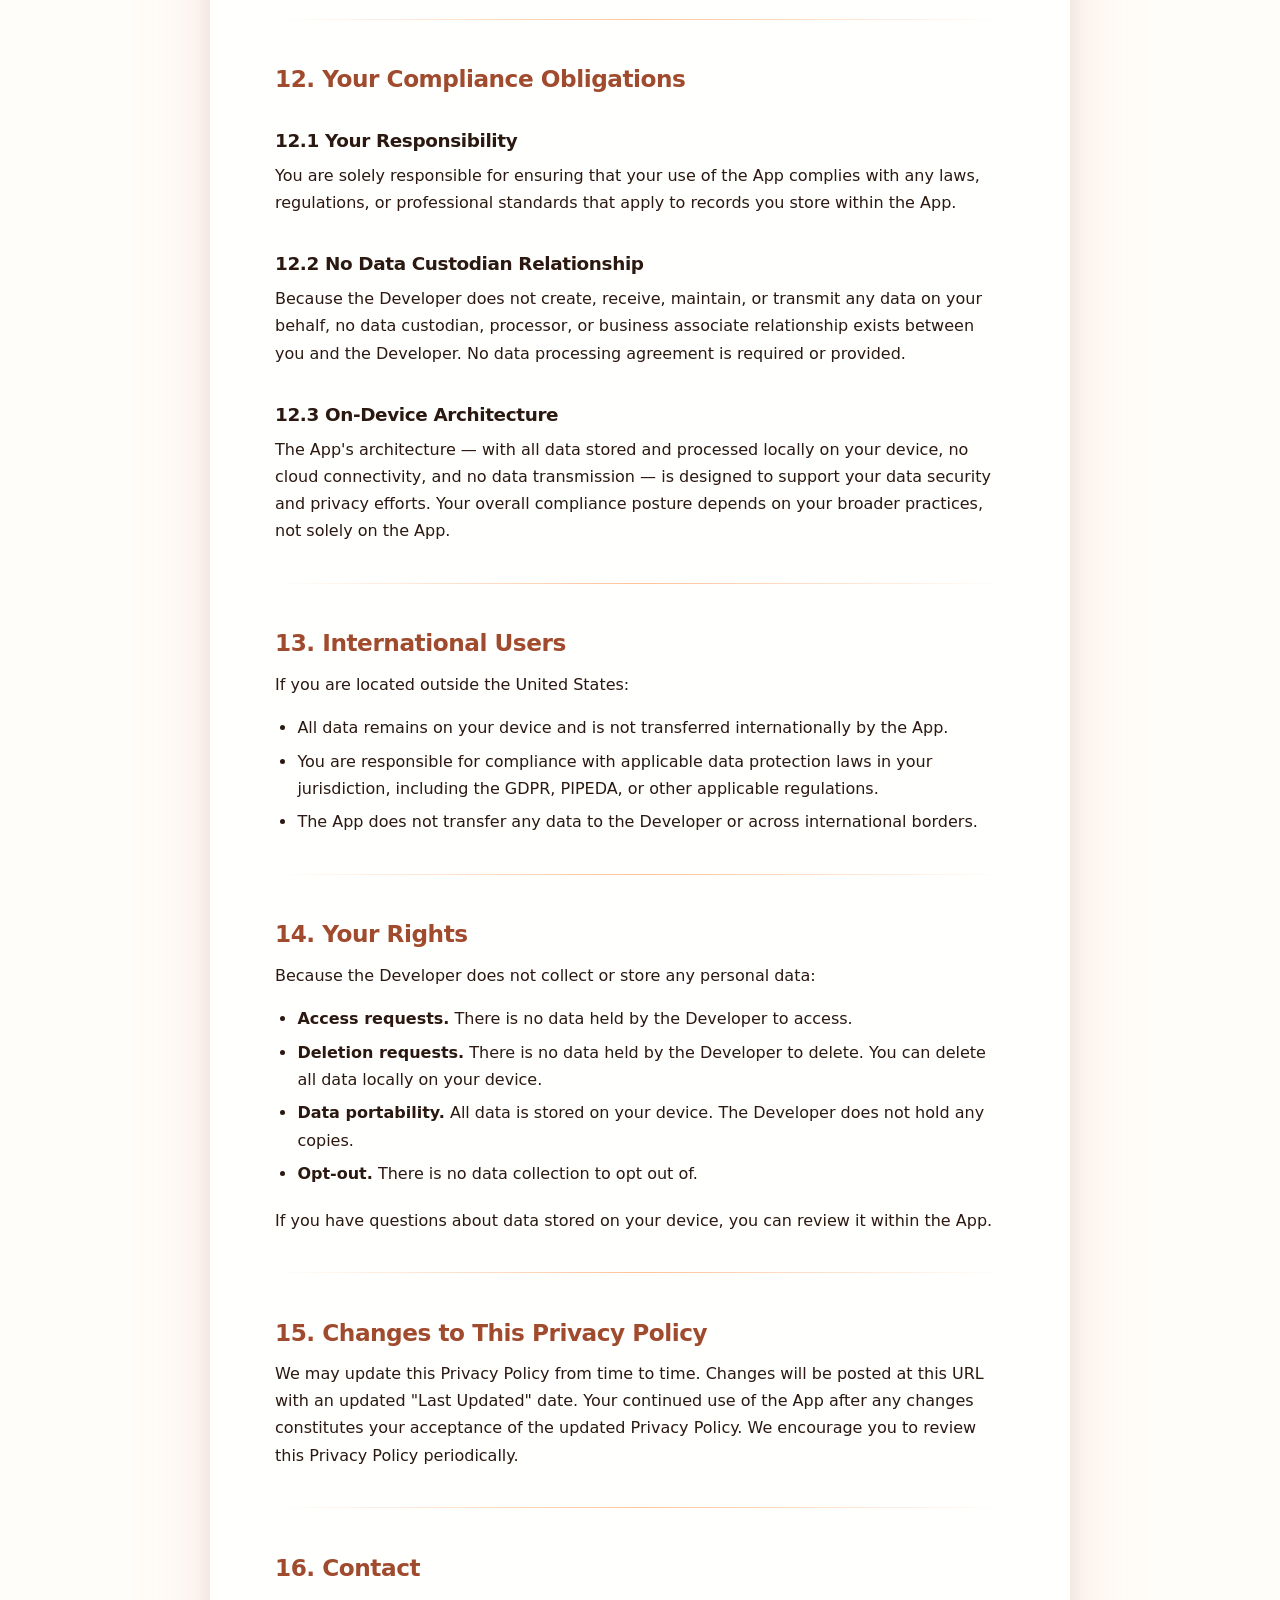
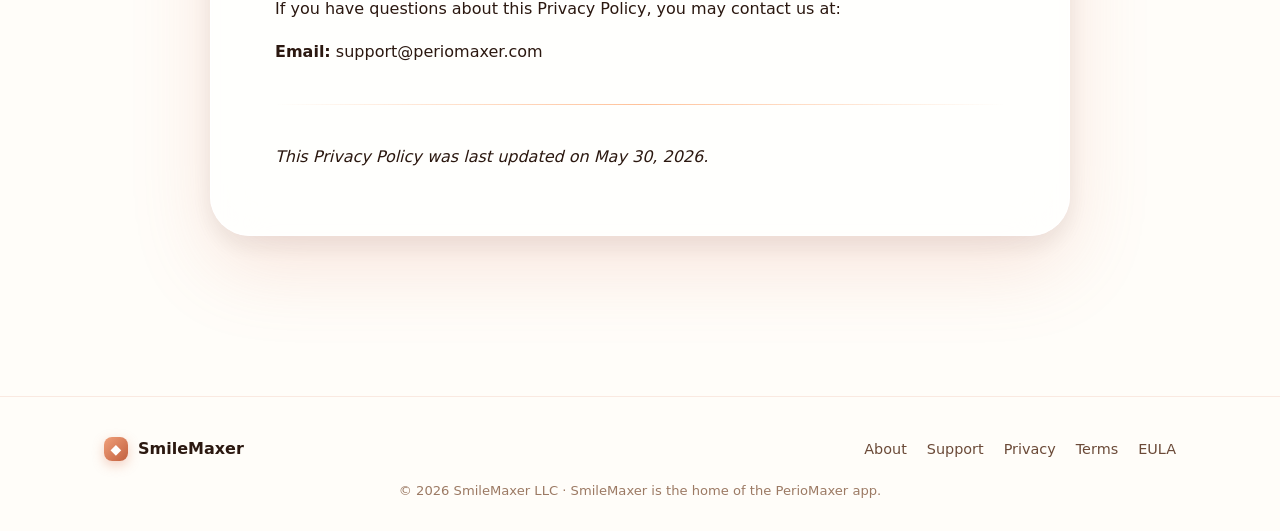
<file: privacy.html>
<!doctype html>
<html lang="en">
<head>
<meta charset="utf-8" />
<meta name="viewport" content="width=device-width, initial-scale=1" />
<title data-i18n="privacy.meta_title">Privacy Policy · SmileMaxer</title>
<meta name="description" content="Privacy Policy for the PerioMaxer app by SmileMaxer. On-device, encrypted data handling — nothing leaves your device." data-i18n-attr="content:privacy.meta_desc" />
<meta name="theme-color" content="#D97757" />
<link rel="icon" href="assets/img/app-icon.png" />
<link rel="canonical" href="https://smilemaxer.com/privacy.html" />
<meta property="og:title" content="Privacy Policy · SmileMaxer" data-i18n-attr="content:privacy.meta_title" />
<meta property="og:description" content="Privacy Policy for the PerioMaxer app by SmileMaxer. On-device, encrypted data handling — nothing leaves your device." data-i18n-attr="content:privacy.meta_desc" />
<meta property="og:image" content="https://smilemaxer.com/assets/img/app-icon-1024.png" />
<meta property="og:image:width" content="1024" />
<meta property="og:image:height" content="1024" />
<meta property="og:image:alt" content="PerioMaxer app icon" />
<meta property="og:type" content="article" />
<meta property="og:url" content="https://smilemaxer.com/privacy.html" />
<meta property="og:site_name" content="SmileMaxer" />
<meta property="og:locale" content="en_US" />
<meta name="twitter:card" content="summary_large_image" />
<meta name="twitter:title" content="Privacy Policy · SmileMaxer" data-i18n-attr="content:privacy.meta_title" />
<meta name="twitter:description" content="On-device, encrypted data handling — nothing leaves your device." data-i18n-attr="content:privacy.meta_desc" />
<meta name="twitter:image" content="https://smilemaxer.com/assets/img/app-icon-1024.png" />
<link rel="stylesheet" href="assets/styles.css" />

<script type="application/ld+json">
{
  "@context": "https://schema.org",
  "@type": "BreadcrumbList",
  "itemListElement": [
    { "@type": "ListItem", "position": 1, "name": "Home", "item": "https://smilemaxer.com/" },
    { "@type": "ListItem", "position": 2, "name": "Privacy Policy", "item": "https://smilemaxer.com/privacy.html" }
  ]
}
</script>
</head>
<body>

<header class="nav" role="banner">
  <div class="nav-inner">
    <a href="index.html" class="brand">
      <span class="brand-mark">◆</span>
      <span>SmileMaxer</span>
    </a>
    <nav class="nav-links" aria-label="Primary">
      <a href="index.html" data-i18n="nav.home">Home</a>
      <a href="about.html" data-i18n="nav.about">About</a>
      <a href="support.html" data-i18n="nav.support">Support</a>
      <a href="privacy.html" data-i18n="nav.privacy">Privacy</a>
      <a href="terms.html" data-i18n="nav.terms">Terms</a>
      <a href="eula.html" data-i18n="nav.eula">EULA</a>
      <a href="https://apps.apple.com/app/apple-store/id6762096578?pt=120200831&amp;ct=smilemaxer&amp;mt=8" class="nav-cta" target="_blank" rel="noopener" data-i18n="nav.get_app">Get the app</a>
    </nav>
    <button class="nav-toggle" aria-label="Menu" aria-expanded="false" data-i18n-attr="aria-label:nav.menu_label">
      <svg width="22" height="22" viewBox="0 0 24 24" fill="none" stroke="currentColor" stroke-width="2" stroke-linecap="round"><line x1="4" y1="7" x2="20" y2="7"/><line x1="4" y1="12" x2="20" y2="12"/><line x1="4" y1="17" x2="20" y2="17"/></svg>
    </button>
  </div>
  <nav class="nav-drawer" aria-label="Mobile">
    <a href="index.html" data-i18n="nav.home">Home</a>
    <a href="about.html" data-i18n="nav.about">About</a>
    <a href="support.html" data-i18n="nav.support">Support</a>
    <a href="privacy.html" data-i18n="nav.privacy">Privacy</a>
    <a href="terms.html" data-i18n="nav.terms">Terms</a>
    <a href="eula.html" data-i18n="nav.eula">EULA</a>
  </nav>
</header>

<main>
  <div class="legal-wrap">
    <div class="container">

      <header class="legal-header">
        <span class="chip"><span class="chip-dot"></span> <span data-i18n="legal.chip">Legal</span></span>
        <h1 data-i18n="privacy.title">Privacy Policy</h1>
        <p data-i18n="privacy.sub">How PerioMaxer handles your data — spoiler: it stays on your device.</p>
      </header>

      <p class="legal-lang-note" data-i18n="legal.note" hidden>The official document below is provided in English.</p>

      <article class="legal" id="legal-content">
        <!-- Prerendered from PRIVACY.md. Update both files together. -->
        <nav class="toc" aria-label="Contents">
          <div class="toc-title">Contents</div>
          <ol>
            <li><a href="#sec-1-core-commitment">Our Core Commitment</a></li>
            <li><a href="#sec-2-not-collected">Information We Do NOT Collect</a></li>
            <li><a href="#sec-3-on-device">Data Stored on Your Device</a></li>
            <li><a href="#sec-4-voice">Voice and Speech Data</a></li>
            <li><a href="#sec-5-biometric">Biometric Data</a></li>
            <li><a href="#sec-6-subscription">Subscription and Payment Data</a></li>
            <li><a href="#sec-7-bug-reports">Bug Reports</a></li>
            <li><a href="#sec-8-third-party">Third-Party Services</a></li>
            <li><a href="#sec-9-security">Data Security</a></li>
            <li><a href="#sec-10-retention">Data Retention and Deletion</a></li>
            <li><a href="#sec-11-children">Children's Privacy</a></li>
            <li><a href="#sec-12-compliance">Your Compliance Obligations</a></li>
            <li><a href="#sec-13-international">International Users</a></li>
            <li><a href="#sec-14-rights">Your Rights</a></li>
            <li><a href="#sec-15-changes">Changes to This Privacy Policy</a></li>
            <li><a href="#sec-16-contact">Contact</a></li>
          </ol>
        </nav>

        <h1>PerioMaxer — Privacy Policy</h1>
        <p><strong>Effective Date:</strong> April 14, 2026<br />
        <strong>Last Updated:</strong> May 30, 2026</p>
        <p>This Privacy Policy describes how SmileMaxer LLC, a Maryland limited liability company and the developer of PerioMaxer ("Developer," "we," "us," or "our"), handles information in connection with the PerioMaxer application ("App"), available on iOS and macOS via the Apple App Store and on Android via Google Play.</p>
        <p>By using the App, you agree to the practices described in this Privacy Policy.</p>
        <hr />

        <h2 id="sec-1-core-commitment">1. Our Core Commitment</h2>
        <p><strong>PerioMaxer is designed with privacy at its foundation. We do not collect, transmit, store, or have access to any of your data.</strong> All data remains exclusively on your device, under your control.</p>
        <hr />

        <h2 id="sec-2-not-collected">2. Information We Do NOT Collect</h2>
        <p>We want to be clear about what we do <strong>not</strong> do. The Developer does <strong>not</strong> collect, receive, access, store, process, or transmit:</p>
        <ul>
          <li>Patient names, dates of birth, or any patient demographic information.</li>
          <li>Periodontal charting data, clinical measurements, or examination records.</li>
          <li>Protected health information (PHI) of any kind.</li>
          <li>Voice recordings or audio data.</li>
          <li>Speech recognition transcriptions.</li>
          <li>Biometric data (Face ID, fingerprints).</li>
          <li>Device identifiers, IP addresses, or hardware information.</li>
          <li>Location data.</li>
          <li>Usage analytics, behavioral data, or interaction logs.</li>
          <li>Crash reports (automatic).</li>
          <li>Cookies, tracking pixels, or advertising identifiers.</li>
        </ul>
        <p><strong>We have zero access to any data you enter into the App.</strong></p>
        <hr />

        <h2 id="sec-3-on-device">3. Data Stored on Your Device</h2>
        <p>The App stores the following data <strong>locally on your device only</strong>:</p>
        <h3>3.1 Patient and Clinical Data</h3>
        <ul>
          <li>Patient names and dates of birth.</li>
          <li>Periodontal examination records, including probing depths, gingival margins, bleeding on probing, suppuration, plaque, furcation involvement, tooth mobility, and related clinical measurements.</li>
          <li>Exam dates, examiner names, and chart notes.</li>
        </ul>
        <p>On iOS and macOS, this data is stored using Apple's SwiftData framework with AES-256-GCM encryption at rest, and the encryption keys are held in the device's secure Keychain. On Android, this data is stored in the App's private, sandboxed storage on your device, protected by Android's device-level (file-based) encryption; your PIN and other credentials are additionally encrypted at the app level using AES-256-GCM, with keys held in the hardware-backed Android Keystore.</p>
        <h3>3.2 Authentication Data</h3>
        <ul>
          <li>A locally stored PIN (encrypted).</li>
          <li>Biometric authentication configuration — managed on iOS and macOS by Apple's LocalAuthentication framework, and on Android by the system BiometricPrompt API. The Developer never accesses biometric data on any platform.</li>
        </ul>
        <h3>3.3 Audit Log</h3>
        <ul>
          <li>A tamper-evident log of user actions (logins, chart creation, edits, deletions) with timestamps and cryptographic hash chains for integrity verification.</li>
        </ul>
        <h3>3.4 App Preferences</h3>
        <ul>
          <li>User settings and preferences (e.g., charting mode, voice control settings, display preferences).</li>
          <li>Subscription status (verified locally via Apple's StoreKit framework on iOS and macOS, or Google Play Billing on Android).</li>
        </ul>
        <p><strong>None of the above data ever leaves your device through the App.</strong></p>
        <hr />

        <h2 id="sec-4-voice">4. Voice and Speech Data</h2>
        <p>The App offers voice-controlled charting using on-device speech recognition: Apple's native framework (<code>SFSpeechRecognizer</code>) on iOS and macOS, and an on-device Vosk speech model on Android.</p>
        <ul>
          <li><strong>On-device processing only.</strong> Speech recognition runs entirely on your device — on iOS and macOS the App requires on-device recognition (<code>requiresOnDeviceRecognition = true</code>); on Android the Vosk model runs locally on the device. Audio is never sent to Apple, Google, the Developer, or any third party.</li>
          <li><strong>No recording.</strong> The App does not record, store, or retain any audio. Voice data is processed in real time and discarded immediately after transcription.</li>
          <li><strong>No transmission.</strong> No audio or transcription data is transmitted to the Developer or any external service.</li>
        </ul>
        <hr />

        <h2 id="sec-5-biometric">5. Biometric Data</h2>
        <p>The App supports biometric authentication — Face ID or Touch ID on iOS and macOS (through Apple's LocalAuthentication framework), and fingerprint or face unlock on Android (through the system BiometricPrompt API).</p>
        <ul>
          <li>Biometric data is processed and stored entirely on your device by the platform's secure hardware — Apple's Secure Enclave on iOS and macOS, and the hardware-backed Android Keystore (Trusted Execution Environment or StrongBox) on Android.</li>
          <li>The Developer never receives, accesses, processes, or stores any biometric data.</li>
          <li>You can enable or disable biometric authentication at any time within the App or through your device settings.</li>
        </ul>
        <hr />

        <h2 id="sec-6-subscription">6. Subscription and Payment Data</h2>
        <p>Subscriptions are managed entirely by the platform's app store — Apple through the App Store on iOS and macOS, and Google through Google Play on Android.</p>
        <ul>
          <li>The Developer does not collect, process, or store any payment information, including credit card numbers, billing addresses, or your Apple ID or Google account credentials.</li>
          <li>The App verifies subscription status locally using Apple's StoreKit 2 framework (iOS and macOS) or Google Play Billing (Android).</li>
          <li>Purchase history and billing are managed by Apple or Google and subject to <a href="https://www.apple.com/legal/privacy/" rel="noopener" target="_blank">Apple's Privacy Policy</a> or <a href="https://policies.google.com/privacy" rel="noopener" target="_blank">Google's Privacy Policy</a>, respectively.</li>
        </ul>
        <hr />

        <h2 id="sec-7-bug-reports">7. Bug Reports</h2>
        <p>The App includes an optional bug report feature that allows you to send feedback via email.</p>
        <ul>
          <li>Bug reports are <strong>entirely voluntary and user-initiated</strong>. The App never sends information automatically.</li>
          <li>When you submit a bug report, it opens your device's native email client. You control the content of the email before sending.</li>
          <li>Bug reports are sent to: support@periomaxer.com</li>
          <li>We recommend that you <strong>never include patient data or PHI</strong> in bug reports.</li>
        </ul>
        <hr />

        <h2 id="sec-8-third-party">8. Third-Party Services</h2>
        <p>The App does <strong>not</strong> integrate with any third-party services, including:</p>
        <ul>
          <li>No analytics platforms (Google Analytics, Firebase Analytics, Mixpanel, etc.).</li>
          <li>No crash reporting services (Crashlytics, Sentry, Bugsnag, etc.).</li>
          <li>No advertising networks or ad trackers.</li>
          <li>No social media integrations.</li>
          <li>No cloud storage or sync services (iCloud, Google Drive, Dropbox, etc.).</li>
          <li>No external APIs or web services.</li>
        </ul>
        <p>The only third-party interaction is with the platform app store for subscription management — <strong>Apple's App Store</strong> (iOS and macOS) or <strong>Google Play</strong> (Android) — each governed by its own privacy policy.</p>
        <hr />

        <h2 id="sec-9-security">9. Data Security</h2>
        <p>While the Developer does not have access to your data, the App implements the following on-device security measures:</p>
        <ul>
          <li><strong>Encryption at rest.</strong> On iOS and macOS, all patient data is encrypted using AES-256-GCM. On Android, patient data is held in the App's private, sandboxed storage protected by the device's file-based encryption, and credentials such as your PIN are encrypted using AES-256-GCM via the Android Keystore.</li>
          <li><strong>Secure key storage.</strong> Encryption keys are stored in the device's secure key store — the Apple Keychain on iOS and macOS, and the hardware-backed Android Keystore on Android.</li>
          <li><strong>Authentication.</strong> Access to the App requires PIN or biometric authentication (Face ID/Touch ID on Apple devices, or fingerprint/face unlock on Android).</li>
          <li><strong>Auto-lock.</strong> The App automatically locks after a configurable period of inactivity (default: 10 minutes).</li>
          <li><strong>Audit trail.</strong> All actions are logged in a tamper-evident log with cryptographic hash chains.</li>
        </ul>
        <p><strong>Your responsibility:</strong> You are responsible for maintaining the physical security of your device, keeping your operating system up to date, and configuring appropriate device-level security settings (passcode, encryption, remote wipe, etc.).</p>
        <hr />

        <h2 id="sec-10-retention">10. Data Retention and Deletion</h2>
        <h3>10.1 Data Retention</h3>
        <p>All data is stored on your device for as long as the App is installed and you choose to retain it. The Developer has no ability to access, retain, or delete your data.</p>
        <h3>10.2 Data Deletion</h3>
        <ul>
          <li>You can delete individual patient records and charts within the App at any time.</li>
          <li>Uninstalling the App will remove all App data from your device.</li>
          <li>The Developer cannot recover data after deletion.</li>
        </ul>
        <h3>10.3 Subscription Expiration</h3>
        <p>If your subscription expires, data previously entered remains on your device. Access to certain App features may be restricted, but your data is not deleted.</p>
        <hr />

        <h2 id="sec-11-children">11. Children's Privacy</h2>
        <p>The App is not intended for use by individuals under the age of 18. We do not knowingly collect information from children. The App is designed exclusively for licensed dental professionals and their authorized staff.</p>
        <hr />

        <h2 id="sec-12-compliance">12. Your Compliance Obligations</h2>
        <h3>12.1 Your Responsibility</h3>
        <p>You are solely responsible for ensuring that your use of the App complies with any laws, regulations, or professional standards that apply to records you store within the App.</p>
        <h3>12.2 No Data Custodian Relationship</h3>
        <p>Because the Developer does not create, receive, maintain, or transmit any data on your behalf, no data custodian, processor, or business associate relationship exists between you and the Developer. No data processing agreement is required or provided.</p>
        <h3>12.3 On-Device Architecture</h3>
        <p>The App's architecture — with all data stored and processed locally on your device, no cloud connectivity, and no data transmission — is designed to support your data security and privacy efforts. Your overall compliance posture depends on your broader practices, not solely on the App.</p>
        <hr />

        <h2 id="sec-13-international">13. International Users</h2>
        <p>If you are located outside the United States:</p>
        <ul>
          <li>All data remains on your device and is not transferred internationally by the App.</li>
          <li>You are responsible for compliance with applicable data protection laws in your jurisdiction, including the GDPR, PIPEDA, or other applicable regulations.</li>
          <li>The App does not transfer any data to the Developer or across international borders.</li>
        </ul>
        <hr />

        <h2 id="sec-14-rights">14. Your Rights</h2>
        <p>Because the Developer does not collect or store any personal data:</p>
        <ul>
          <li><strong>Access requests.</strong> There is no data held by the Developer to access.</li>
          <li><strong>Deletion requests.</strong> There is no data held by the Developer to delete. You can delete all data locally on your device.</li>
          <li><strong>Data portability.</strong> All data is stored on your device. The Developer does not hold any copies.</li>
          <li><strong>Opt-out.</strong> There is no data collection to opt out of.</li>
        </ul>
        <p>If you have questions about data stored on your device, you can review it within the App.</p>
        <hr />

        <h2 id="sec-15-changes">15. Changes to This Privacy Policy</h2>
        <p>We may update this Privacy Policy from time to time. Changes will be posted at this URL with an updated "Last Updated" date. Your continued use of the App after any changes constitutes your acceptance of the updated Privacy Policy. We encourage you to review this Privacy Policy periodically.</p>
        <hr />

        <h2 id="sec-16-contact">16. Contact</h2>
        <p>If you have questions about this Privacy Policy, you may contact us at:</p>
        <p><strong>Email:</strong> support@periomaxer.com</p>
        <hr />
        <p><em>This Privacy Policy was last updated on May 30, 2026.</em></p>
      </article>

    </div>
  </div>
</main>

<footer class="footer">
  <div class="container">
    <div class="footer-inner">
      <div class="footer-brand">
        <span class="brand-mark" style="width:24px;height:24px;font-size:14px;">◆</span>
        SmileMaxer
      </div>
      <nav class="footer-links" aria-label="Legal">
        <a href="about.html" data-i18n="nav.about">About</a>
        <a href="support.html" data-i18n="nav.support">Support</a>
        <a href="privacy.html" data-i18n="nav.privacy">Privacy</a>
        <a href="terms.html" data-i18n="nav.terms">Terms</a>
        <a href="eula.html" data-i18n="nav.eula">EULA</a>
      </nav>
    </div>
    <div class="footer-meta" data-i18n="footer.note">
      © <span id="year"></span> SmileMaxer LLC · SmileMaxer is the home of the PerioMaxer app.
    </div>
  </div>
</footer>

<script>document.getElementById("year").textContent = new Date().getFullYear();</script>
<script src="assets/i18n.js" defer></script>
<script src="assets/main.js" defer></script>
<script>
  // Show the "official document is in English" note for non-English UI languages.
  document.addEventListener("i18n:applied", (e) => {
    const note = document.querySelector(".legal-lang-note");
    if (!note) return;
    note.hidden = e.detail && e.detail.lang === "en";
  });
</script>
</body>
</html>
</file>
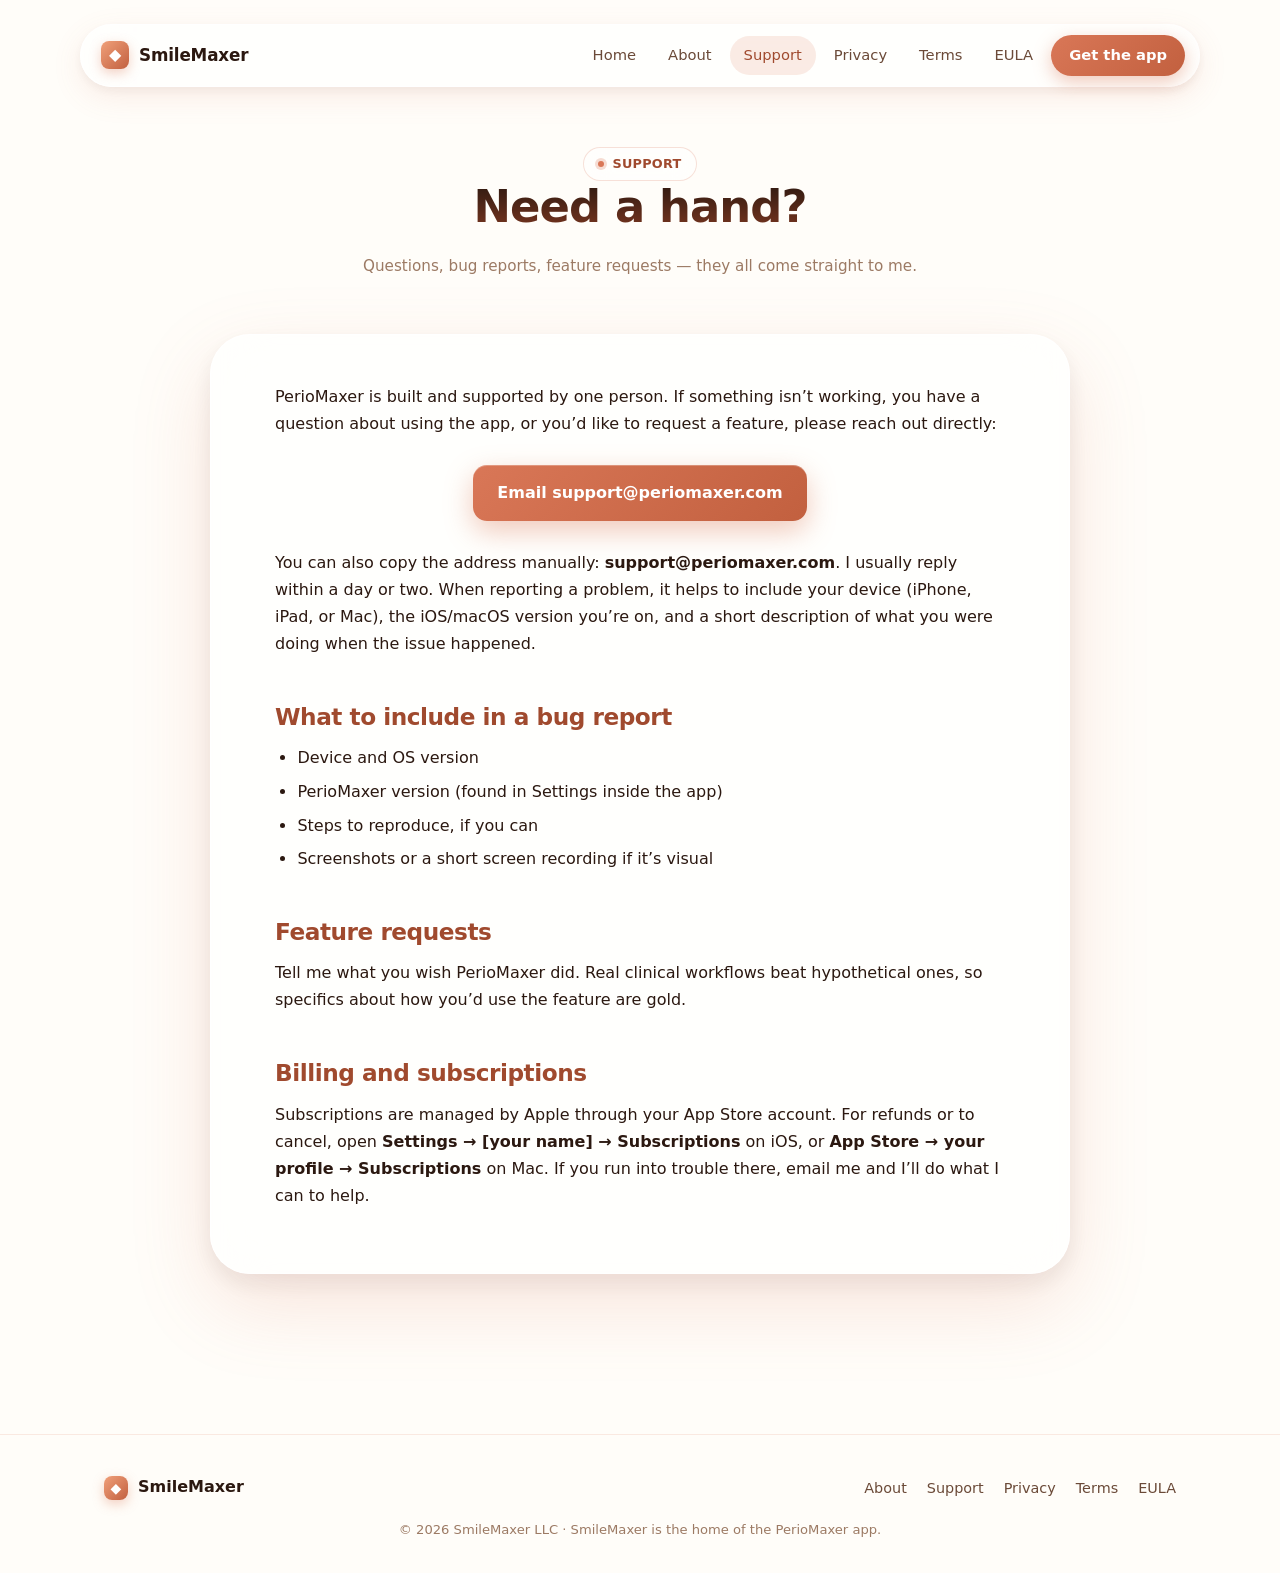
<file: support.html>
<!doctype html>
<html lang="en">
<head>
<meta charset="utf-8" />
<meta name="viewport" content="width=device-width, initial-scale=1" />
<title data-i18n="support.meta_title">Support · SmileMaxer</title>
<meta name="description" content="Get help with PerioMaxer. Reach out to Max directly by email for support, bug reports, or feature requests." data-i18n-attr="content:support.meta_desc" />
<meta name="theme-color" content="#D97757" />
<link rel="icon" href="assets/img/app-icon.png" />
<link rel="canonical" href="https://smilemaxer.com/support.html" />
<meta property="og:title" content="Support · SmileMaxer" data-i18n-attr="content:support.meta_title" />
<meta property="og:description" content="Get help with PerioMaxer. Reach out to Max directly by email for support, bug reports, or feature requests." data-i18n-attr="content:support.meta_desc" />
<meta property="og:image" content="https://smilemaxer.com/assets/img/app-icon-1024.png" />
<meta property="og:image:width" content="1024" />
<meta property="og:image:height" content="1024" />
<meta property="og:image:alt" content="PerioMaxer app icon" />
<meta property="og:type" content="website" />
<meta property="og:url" content="https://smilemaxer.com/support.html" />
<meta property="og:site_name" content="SmileMaxer" />
<meta property="og:locale" content="en_US" />
<meta name="twitter:card" content="summary_large_image" />
<meta name="twitter:title" content="Support · SmileMaxer" data-i18n-attr="content:support.meta_title" />
<meta name="twitter:description" content="Get help with PerioMaxer. Reach out to Max directly by email." data-i18n-attr="content:support.meta_desc" />
<meta name="twitter:image" content="https://smilemaxer.com/assets/img/app-icon-1024.png" />
<link rel="stylesheet" href="assets/styles.css" />

<script type="application/ld+json">
{
  "@context": "https://schema.org",
  "@type": "FAQPage",
  "@id": "https://smilemaxer.com/support.html#faq",
  "mainEntity": [
    {
      "@type": "Question",
      "name": "How do I contact PerioMaxer support?",
      "acceptedAnswer": {
        "@type": "Answer",
        "text": "Email support@periomaxer.com. PerioMaxer is built and supported by one person, and replies usually arrive within a day or two."
      }
    },
    {
      "@type": "Question",
      "name": "What should I include in a PerioMaxer bug report?",
      "acceptedAnswer": {
        "@type": "Answer",
        "text": "Include your device (iPhone, iPad, or Mac), iOS or macOS version, the PerioMaxer version (found in Settings inside the app), steps to reproduce, and a screenshot or short screen recording if the issue is visual."
      }
    },
    {
      "@type": "Question",
      "name": "How do I request a new PerioMaxer feature?",
      "acceptedAnswer": {
        "@type": "Answer",
        "text": "Email support@periomaxer.com with what you wish PerioMaxer did. Specifics about how the feature would fit your real clinical workflow are most useful."
      }
    },
    {
      "@type": "Question",
      "name": "How do I cancel my PerioMaxer subscription or get a refund?",
      "acceptedAnswer": {
        "@type": "Answer",
        "text": "Subscriptions are managed by Apple. On iOS open Settings → [your name] → Subscriptions. On Mac open the App Store → your profile → Subscriptions. For refund issues, email support@periomaxer.com."
      }
    }
  ]
}
</script>

<script type="application/ld+json">
{
  "@context": "https://schema.org",
  "@type": "BreadcrumbList",
  "itemListElement": [
    { "@type": "ListItem", "position": 1, "name": "Home", "item": "https://smilemaxer.com/" },
    { "@type": "ListItem", "position": 2, "name": "Support", "item": "https://smilemaxer.com/support.html" }
  ]
}
</script>
</head>
<body>

<header class="nav" role="banner">
  <div class="nav-inner">
    <a href="index.html" class="brand">
      <span class="brand-mark">◆</span>
      <span>SmileMaxer</span>
    </a>
    <nav class="nav-links" aria-label="Primary">
      <a href="index.html" data-i18n="nav.home">Home</a>
      <a href="about.html" data-i18n="nav.about">About</a>
      <a href="support.html" data-i18n="nav.support">Support</a>
      <a href="privacy.html" data-i18n="nav.privacy">Privacy</a>
      <a href="terms.html" data-i18n="nav.terms">Terms</a>
      <a href="eula.html" data-i18n="nav.eula">EULA</a>
      <a href="https://apps.apple.com/app/apple-store/id6762096578?pt=120200831&amp;ct=smilemaxer&amp;mt=8" class="nav-cta" target="_blank" rel="noopener" data-i18n="nav.get_app">Get the app</a>
    </nav>
    <button class="nav-toggle" aria-label="Menu" aria-expanded="false" data-i18n-attr="aria-label:nav.menu_label">
      <svg width="22" height="22" viewBox="0 0 24 24" fill="none" stroke="currentColor" stroke-width="2" stroke-linecap="round"><line x1="4" y1="7" x2="20" y2="7"/><line x1="4" y1="12" x2="20" y2="12"/><line x1="4" y1="17" x2="20" y2="17"/></svg>
    </button>
  </div>
  <nav class="nav-drawer" aria-label="Mobile">
    <a href="index.html" data-i18n="nav.home">Home</a>
    <a href="about.html" data-i18n="nav.about">About</a>
    <a href="support.html" data-i18n="nav.support">Support</a>
    <a href="privacy.html" data-i18n="nav.privacy">Privacy</a>
    <a href="terms.html" data-i18n="nav.terms">Terms</a>
    <a href="eula.html" data-i18n="nav.eula">EULA</a>
  </nav>
</header>

<main>
  <div class="legal-wrap">
    <div class="container">

      <header class="legal-header">
        <span class="chip"><span class="chip-dot"></span> <span data-i18n="support.chip">Support</span></span>
        <h1 data-i18n="support.title">Need a hand?</h1>
        <p data-i18n="support.sub">Questions, bug reports, feature requests — they all come straight to me.</p>
      </header>

      <article class="legal">
        <p data-i18n="support.intro">
          PerioMaxer is built and supported by one person. If something isn't working, you have a question about using the app, or you'd like to request a feature, please reach out directly:
        </p>

        <p style="text-align:center; margin: 28px 0;">
          <a class="btn btn-primary" href="mailto:support@periomaxer.com?subject=PerioMaxer%20Support" data-i18n="support.email_btn">
            Email support@periomaxer.com
          </a>
        </p>

        <p data-i18n="support.email_html">
          You can also copy the address manually: <strong>support@periomaxer.com</strong>. I usually reply within a day or two. When reporting a problem, it helps to include your device (iPhone, iPad, or Mac), the iOS/macOS version you're on, and a short description of what you were doing when the issue happened.
        </p>

        <h2 data-i18n="support.bug_h">What to include in a bug report</h2>
        <ul>
          <li data-i18n="support.bug_1">Device and OS version</li>
          <li data-i18n="support.bug_2">PerioMaxer version (found in Settings inside the app)</li>
          <li data-i18n="support.bug_3">Steps to reproduce, if you can</li>
          <li data-i18n="support.bug_4">Screenshots or a short screen recording if it's visual</li>
        </ul>

        <h2 data-i18n="support.feature_h">Feature requests</h2>
        <p data-i18n="support.feature_body">
          Tell me what you wish PerioMaxer did. Real clinical workflows beat hypothetical ones, so specifics about how you'd use the feature are gold.
        </p>

        <h2 data-i18n="support.billing_h">Billing and subscriptions</h2>
        <p data-i18n="support.billing_html">
          Subscriptions are managed by Apple through your App Store account. For refunds or to cancel, open <strong>Settings → [your name] → Subscriptions</strong> on iOS, or <strong>App Store → your profile → Subscriptions</strong> on Mac. If you run into trouble there, email me and I'll do what I can to help.
        </p>
      </article>

    </div>
  </div>
</main>

<footer class="footer">
  <div class="container">
    <div class="footer-inner">
      <div class="footer-brand">
        <span class="brand-mark" style="width:24px;height:24px;font-size:14px;">◆</span>
        SmileMaxer
      </div>
      <nav class="footer-links" aria-label="Legal">
        <a href="about.html" data-i18n="nav.about">About</a>
        <a href="support.html" data-i18n="nav.support">Support</a>
        <a href="privacy.html" data-i18n="nav.privacy">Privacy</a>
        <a href="terms.html" data-i18n="nav.terms">Terms</a>
        <a href="eula.html" data-i18n="nav.eula">EULA</a>
      </nav>
    </div>
    <div class="footer-meta" data-i18n="footer.note">
      © <span id="year"></span> SmileMaxer LLC · SmileMaxer is the home of the PerioMaxer app.
    </div>
  </div>
</footer>

<script>document.getElementById("year").textContent = new Date().getFullYear();</script>
<script src="assets/i18n.js" defer></script>
<script src="assets/main.js" defer></script>
</body>
</html>
</file>
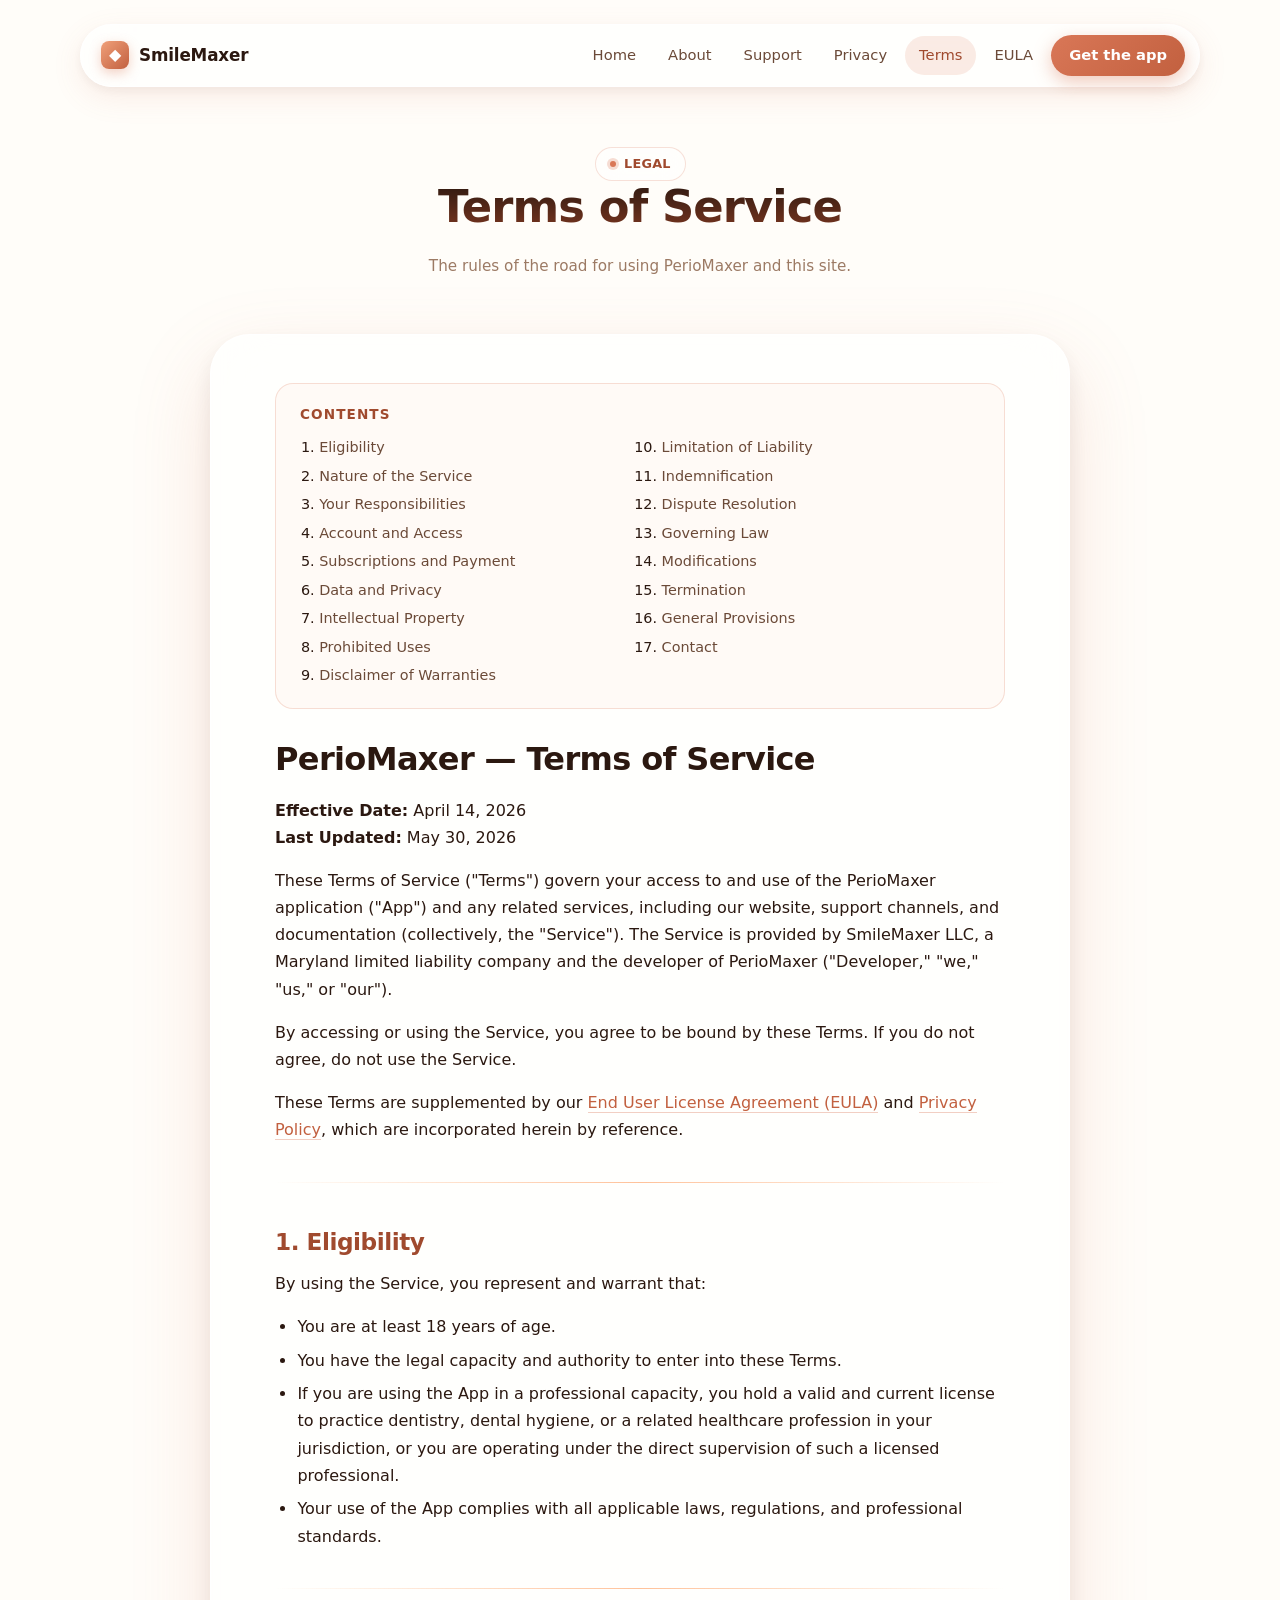
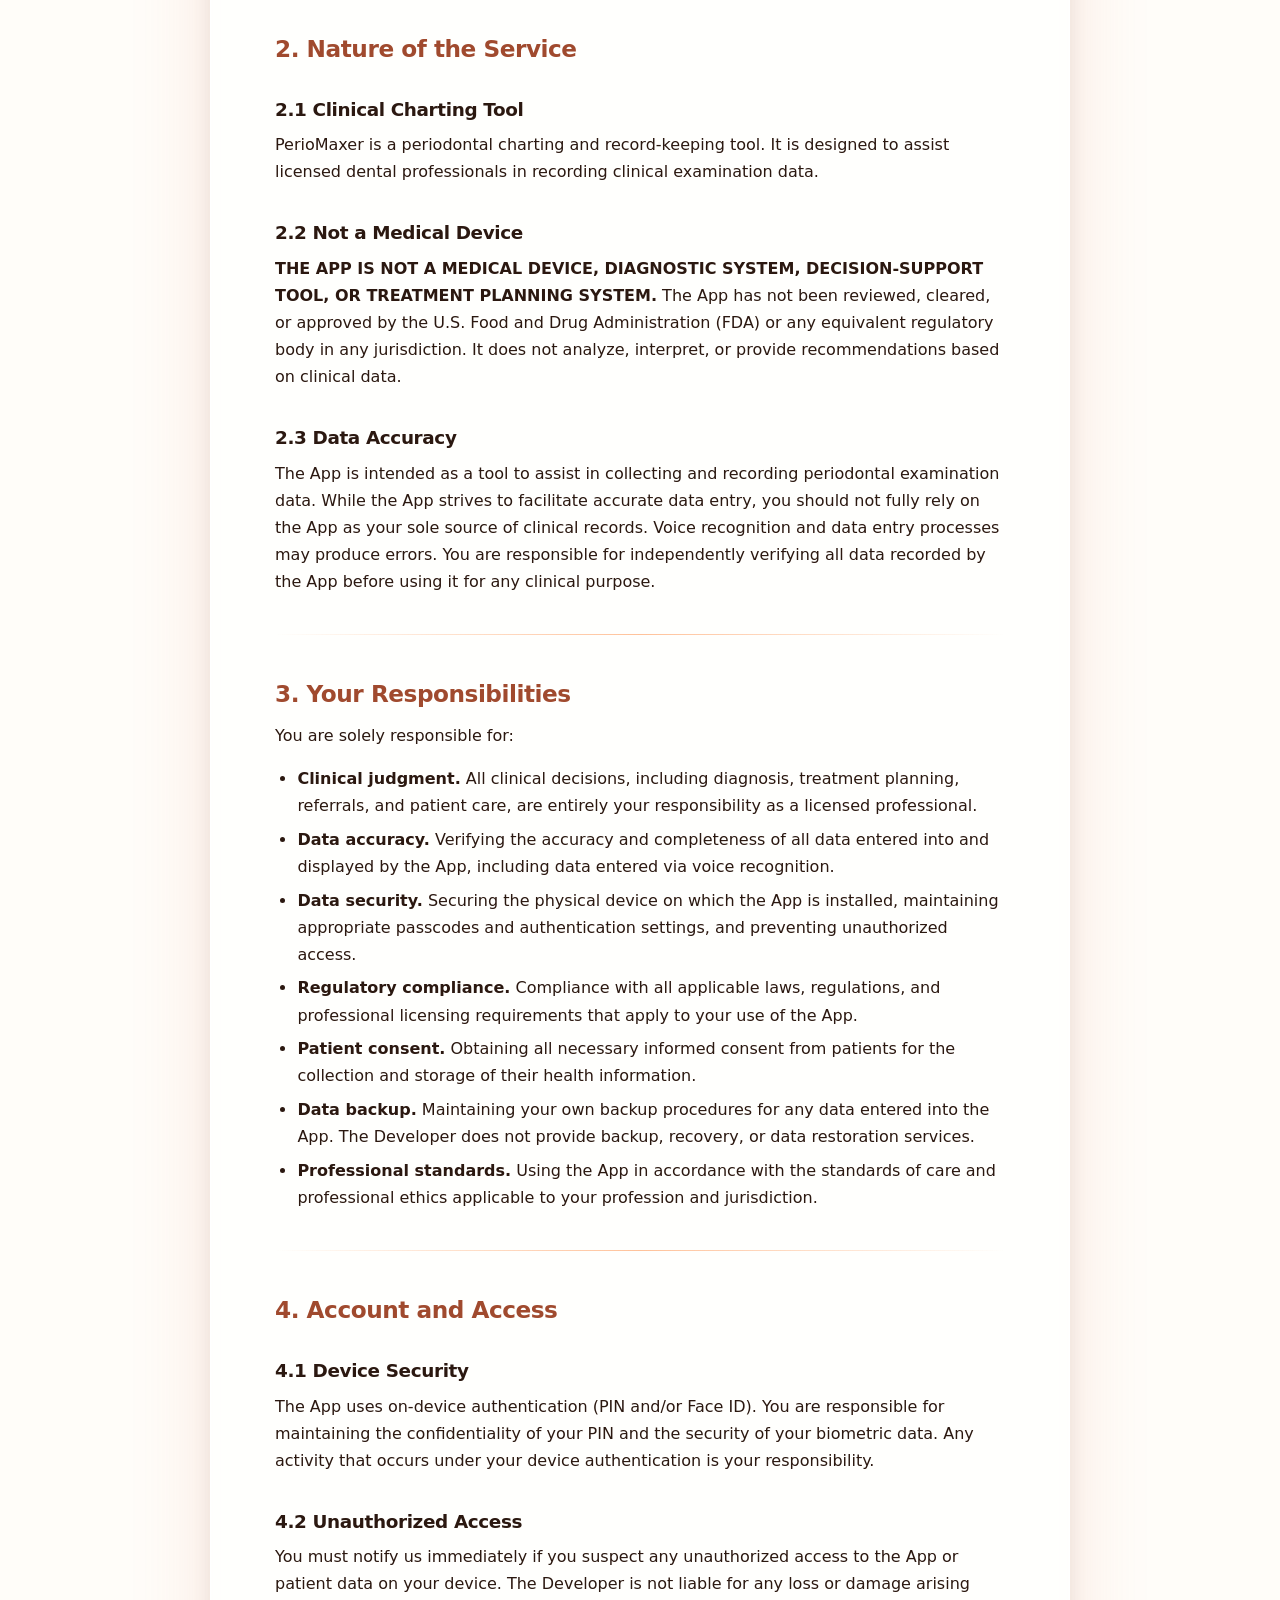
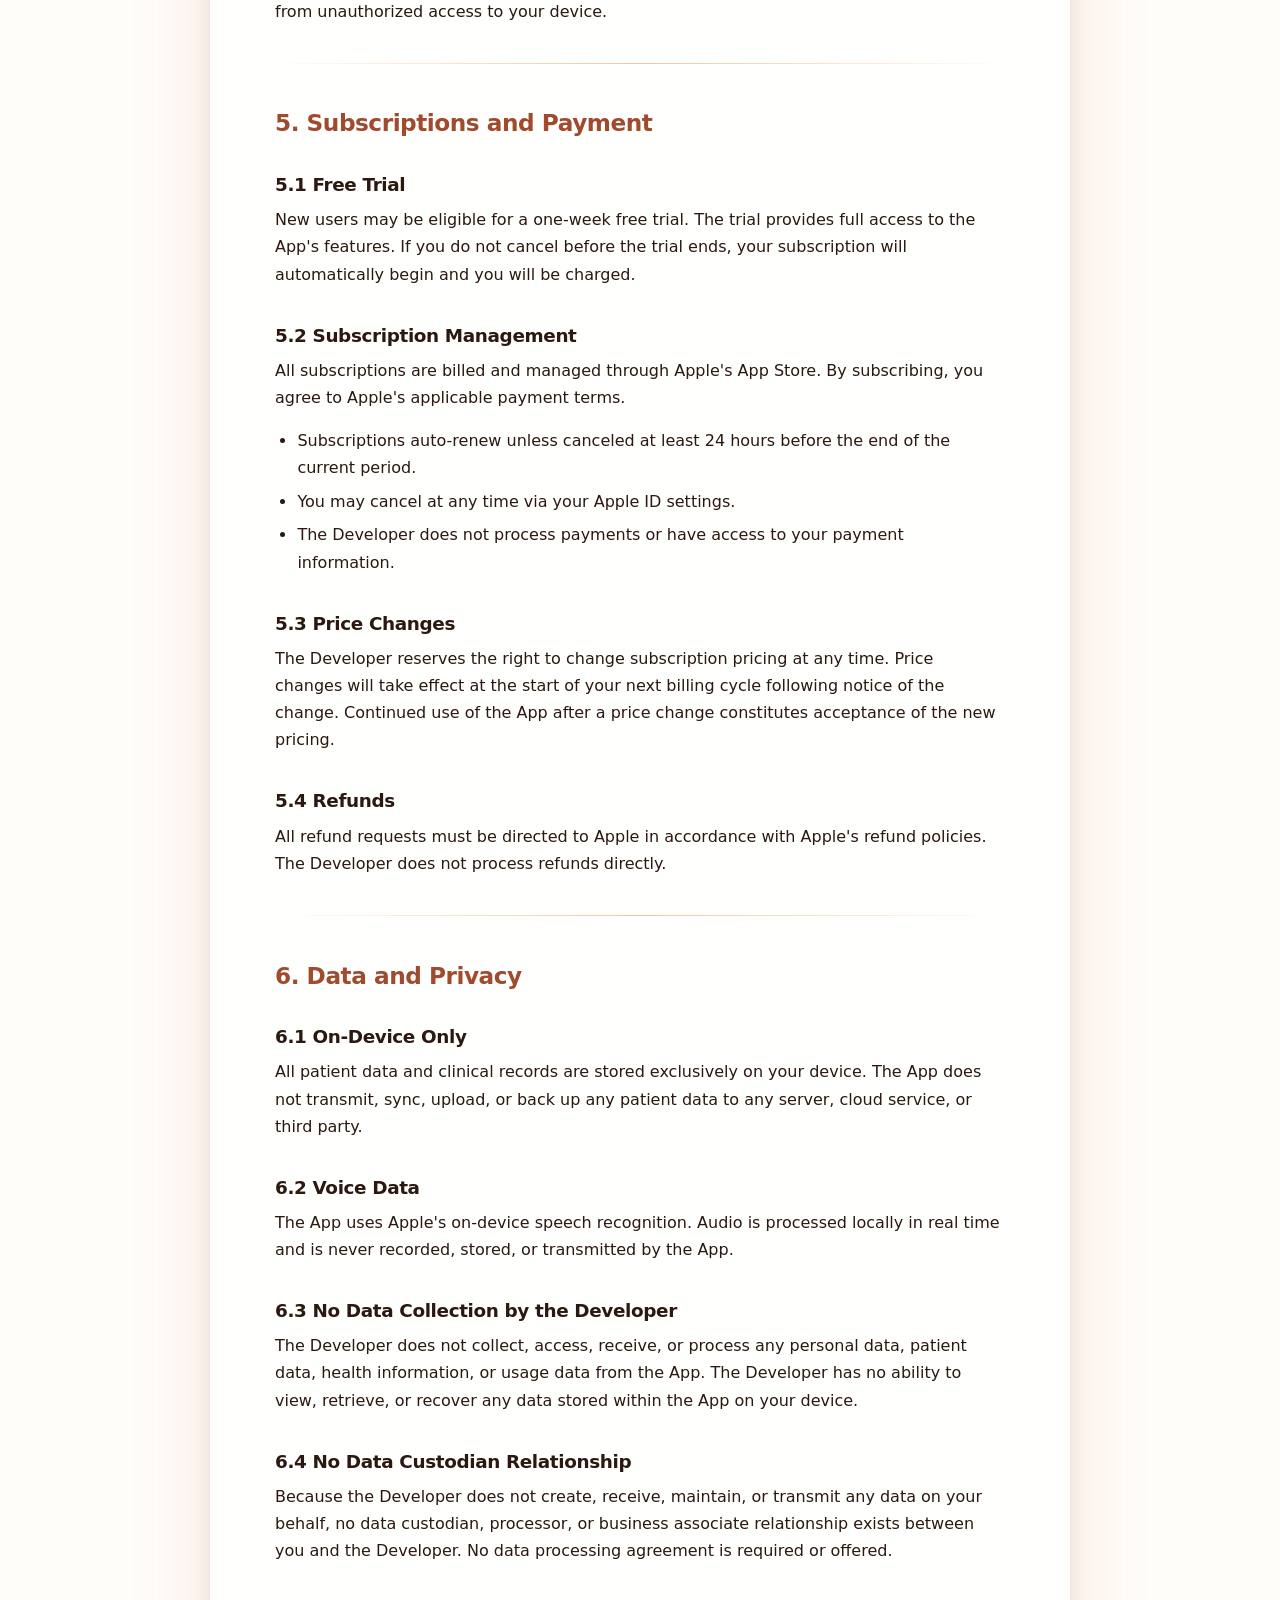
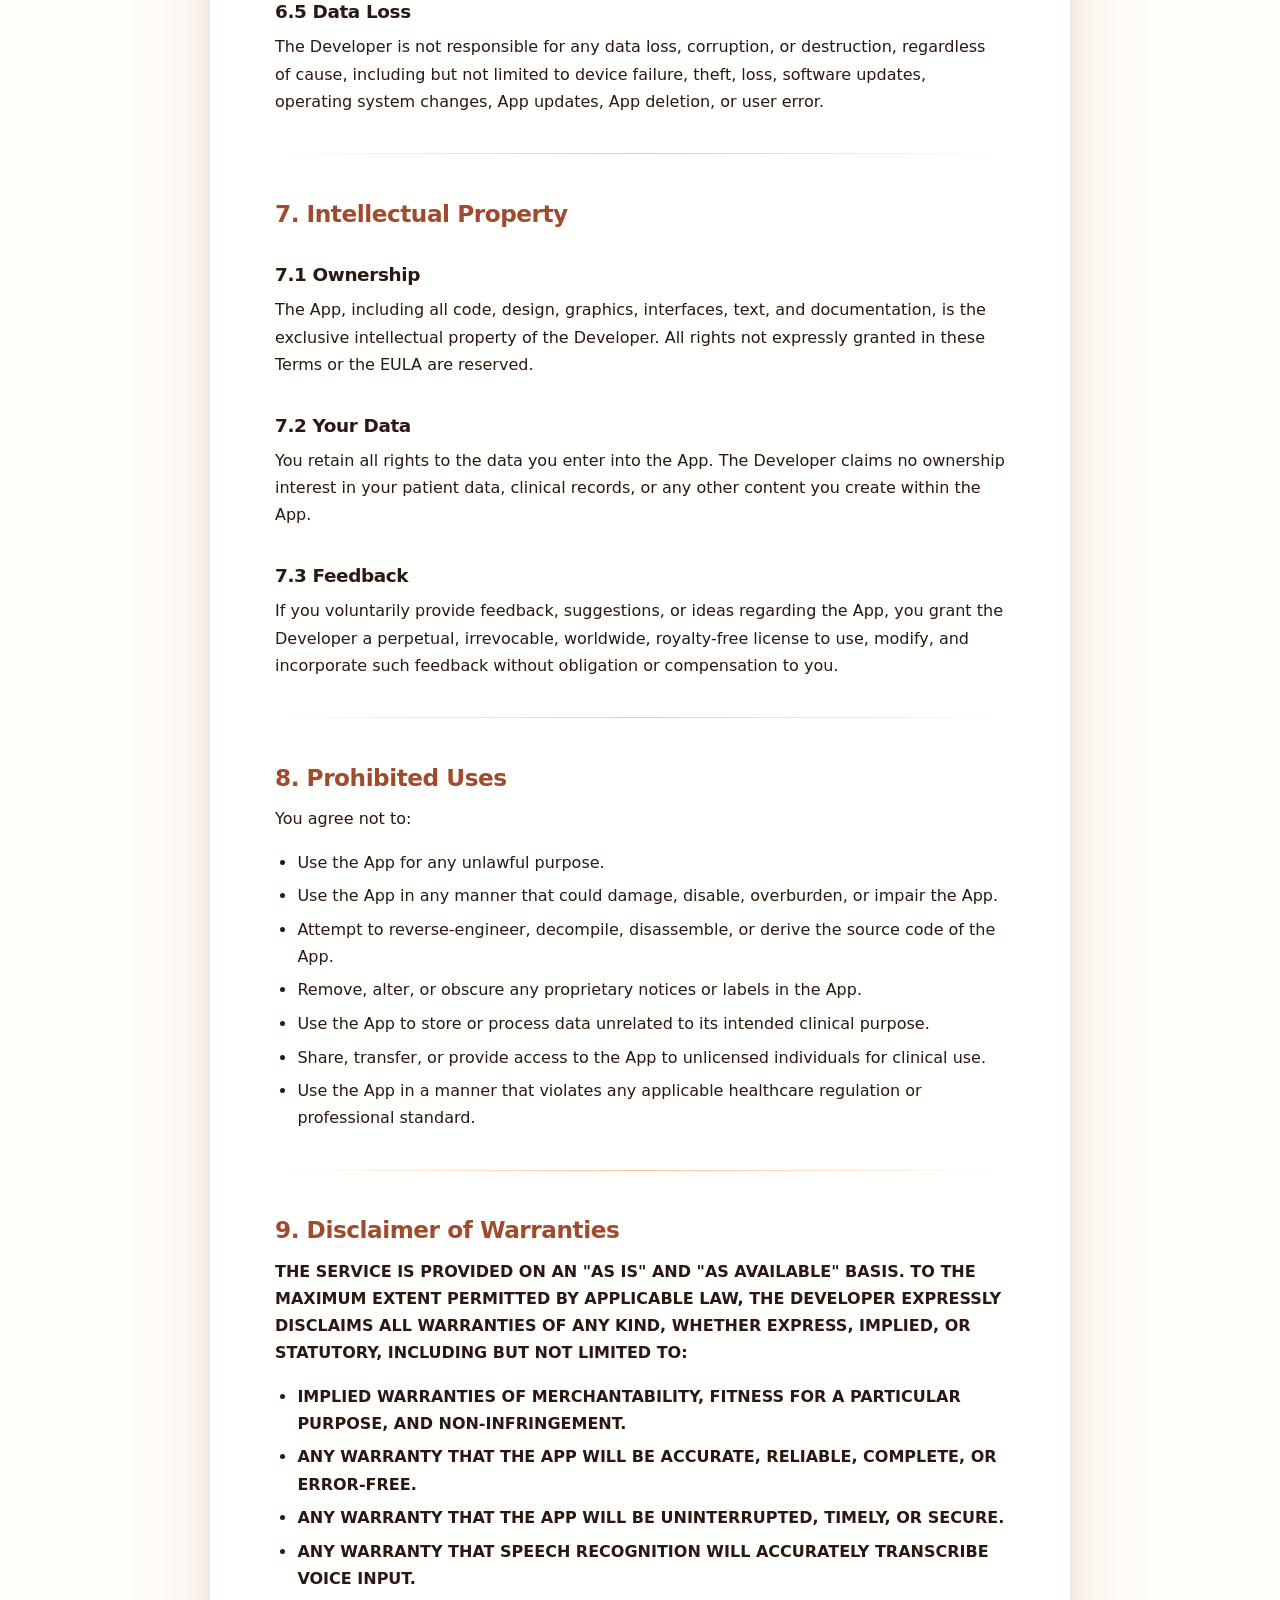
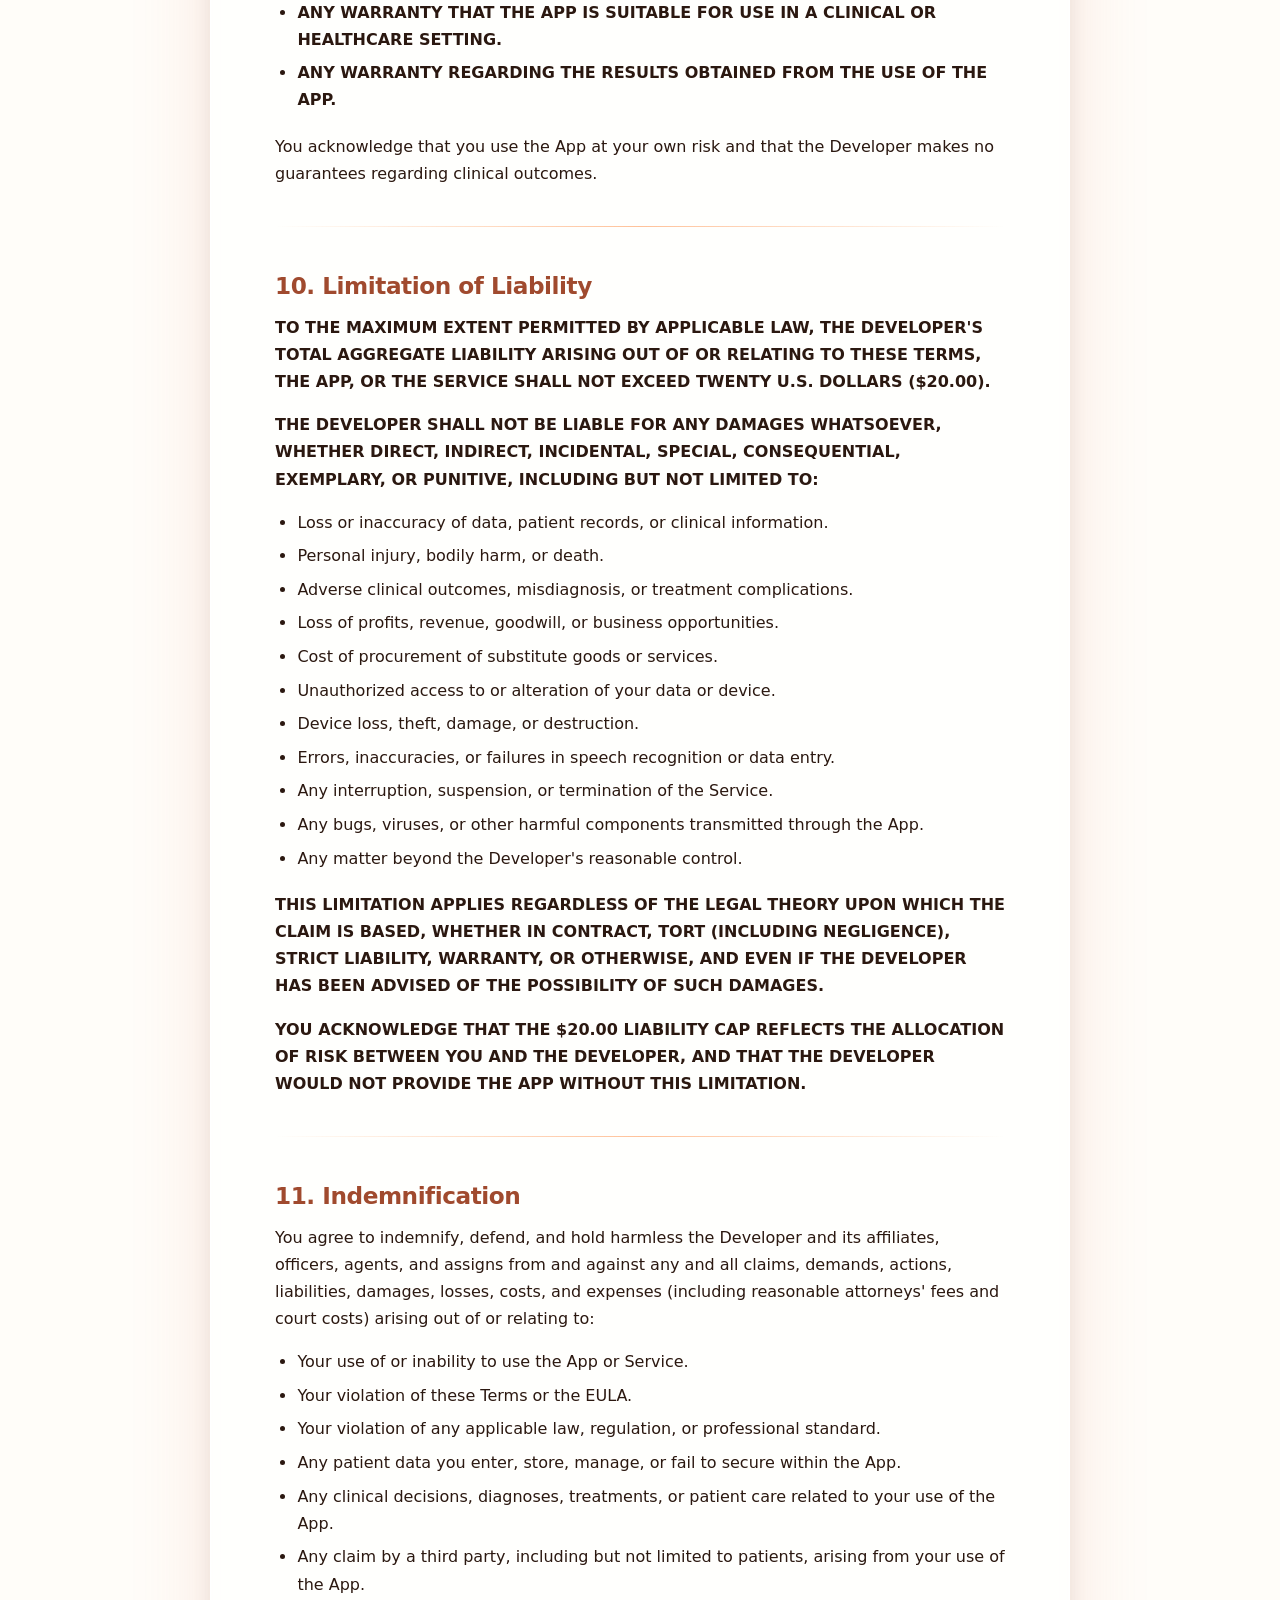
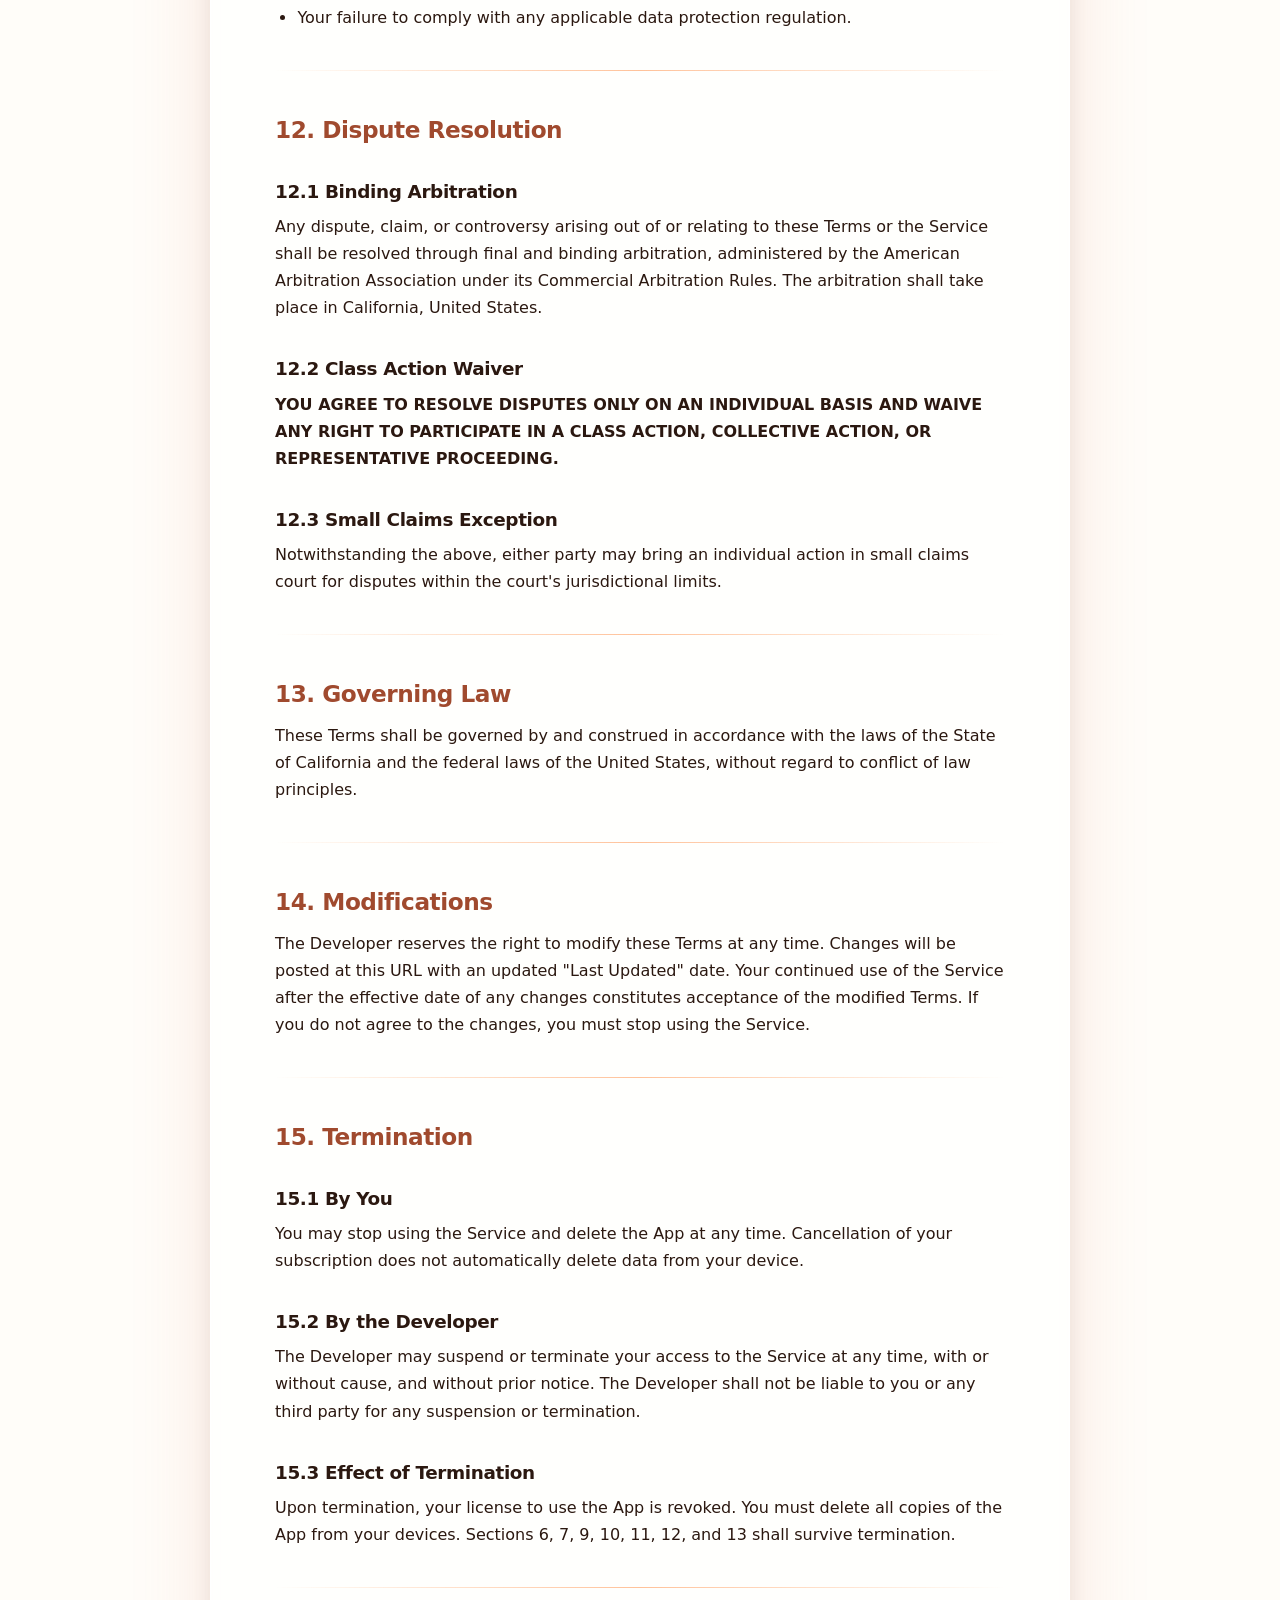
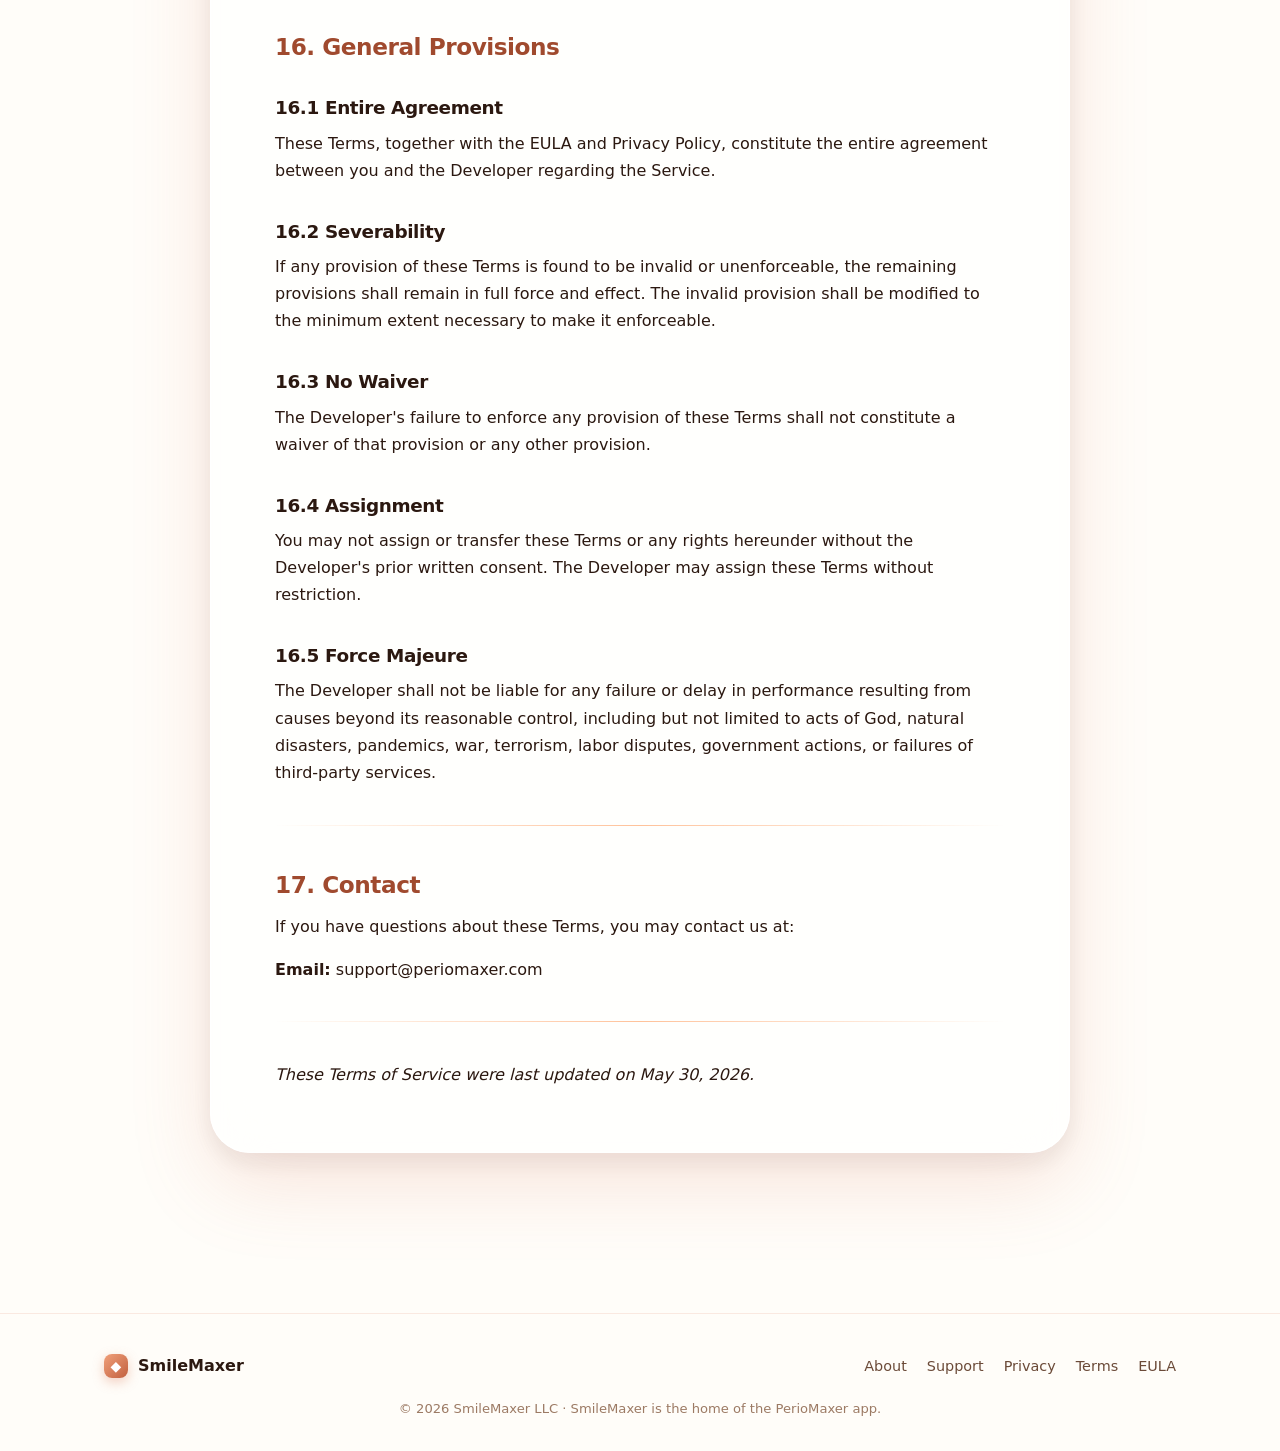
<file: terms.html>
<!doctype html>
<html lang="en">
<head>
<meta charset="utf-8" />
<meta name="viewport" content="width=device-width, initial-scale=1" />
<title data-i18n="terms.meta_title">Terms of Service · SmileMaxer</title>
<meta name="description" content="Terms of Service for the PerioMaxer app by SmileMaxer." data-i18n-attr="content:terms.meta_desc" />
<meta name="theme-color" content="#D97757" />
<link rel="icon" href="assets/img/app-icon.png" />
<link rel="canonical" href="https://smilemaxer.com/terms.html" />
<meta property="og:title" content="Terms of Service · SmileMaxer" data-i18n-attr="content:terms.meta_title" />
<meta property="og:description" content="Terms of Service for the PerioMaxer app by SmileMaxer." data-i18n-attr="content:terms.meta_desc" />
<meta property="og:image" content="https://smilemaxer.com/assets/img/app-icon-1024.png" />
<meta property="og:image:width" content="1024" />
<meta property="og:image:height" content="1024" />
<meta property="og:image:alt" content="PerioMaxer app icon" />
<meta property="og:type" content="article" />
<meta property="og:url" content="https://smilemaxer.com/terms.html" />
<meta property="og:site_name" content="SmileMaxer" />
<meta property="og:locale" content="en_US" />
<meta name="twitter:card" content="summary_large_image" />
<meta name="twitter:title" content="Terms of Service · SmileMaxer" data-i18n-attr="content:terms.meta_title" />
<meta name="twitter:description" content="Terms of Service for the PerioMaxer app by SmileMaxer." data-i18n-attr="content:terms.meta_desc" />
<meta name="twitter:image" content="https://smilemaxer.com/assets/img/app-icon-1024.png" />
<link rel="stylesheet" href="assets/styles.css" />

<script type="application/ld+json">
{
  "@context": "https://schema.org",
  "@type": "BreadcrumbList",
  "itemListElement": [
    { "@type": "ListItem", "position": 1, "name": "Home", "item": "https://smilemaxer.com/" },
    { "@type": "ListItem", "position": 2, "name": "Terms of Service", "item": "https://smilemaxer.com/terms.html" }
  ]
}
</script>
</head>
<body>

<header class="nav" role="banner">
  <div class="nav-inner">
    <a href="index.html" class="brand">
      <span class="brand-mark">◆</span>
      <span>SmileMaxer</span>
    </a>
    <nav class="nav-links" aria-label="Primary">
      <a href="index.html" data-i18n="nav.home">Home</a>
      <a href="about.html" data-i18n="nav.about">About</a>
      <a href="support.html" data-i18n="nav.support">Support</a>
      <a href="privacy.html" data-i18n="nav.privacy">Privacy</a>
      <a href="terms.html" data-i18n="nav.terms">Terms</a>
      <a href="eula.html" data-i18n="nav.eula">EULA</a>
      <a href="https://apps.apple.com/app/apple-store/id6762096578?pt=120200831&amp;ct=smilemaxer&amp;mt=8" class="nav-cta" target="_blank" rel="noopener" data-i18n="nav.get_app">Get the app</a>
    </nav>
    <button class="nav-toggle" aria-label="Menu" aria-expanded="false" data-i18n-attr="aria-label:nav.menu_label">
      <svg width="22" height="22" viewBox="0 0 24 24" fill="none" stroke="currentColor" stroke-width="2" stroke-linecap="round"><line x1="4" y1="7" x2="20" y2="7"/><line x1="4" y1="12" x2="20" y2="12"/><line x1="4" y1="17" x2="20" y2="17"/></svg>
    </button>
  </div>
  <nav class="nav-drawer" aria-label="Mobile">
    <a href="index.html" data-i18n="nav.home">Home</a>
    <a href="about.html" data-i18n="nav.about">About</a>
    <a href="support.html" data-i18n="nav.support">Support</a>
    <a href="privacy.html" data-i18n="nav.privacy">Privacy</a>
    <a href="terms.html" data-i18n="nav.terms">Terms</a>
    <a href="eula.html" data-i18n="nav.eula">EULA</a>
  </nav>
</header>

<main>
  <div class="legal-wrap">
    <div class="container">

      <header class="legal-header">
        <span class="chip"><span class="chip-dot"></span> <span data-i18n="legal.chip">Legal</span></span>
        <h1 data-i18n="terms.title">Terms of Service</h1>
        <p data-i18n="terms.sub">The rules of the road for using PerioMaxer and this site.</p>
      </header>

      <p class="legal-lang-note" data-i18n="legal.note" hidden>The official document below is provided in English.</p>

      <article class="legal" id="legal-content">
        <!-- Prerendered from TOS.md. Update both files together. -->
        <nav class="toc" aria-label="Contents">
          <div class="toc-title">Contents</div>
          <ol>
            <li><a href="#sec-1-eligibility">Eligibility</a></li>
            <li><a href="#sec-2-nature">Nature of the Service</a></li>
            <li><a href="#sec-3-responsibilities">Your Responsibilities</a></li>
            <li><a href="#sec-4-account">Account and Access</a></li>
            <li><a href="#sec-5-subscriptions">Subscriptions and Payment</a></li>
            <li><a href="#sec-6-data">Data and Privacy</a></li>
            <li><a href="#sec-7-ip">Intellectual Property</a></li>
            <li><a href="#sec-8-prohibited">Prohibited Uses</a></li>
            <li><a href="#sec-9-warranties">Disclaimer of Warranties</a></li>
            <li><a href="#sec-10-liability">Limitation of Liability</a></li>
            <li><a href="#sec-11-indemnification">Indemnification</a></li>
            <li><a href="#sec-12-disputes">Dispute Resolution</a></li>
            <li><a href="#sec-13-law">Governing Law</a></li>
            <li><a href="#sec-14-modifications">Modifications</a></li>
            <li><a href="#sec-15-termination">Termination</a></li>
            <li><a href="#sec-16-general">General Provisions</a></li>
            <li><a href="#sec-17-contact">Contact</a></li>
          </ol>
        </nav>

        <h1>PerioMaxer — Terms of Service</h1>
        <p><strong>Effective Date:</strong> April 14, 2026<br />
        <strong>Last Updated:</strong> May 30, 2026</p>
        <p>These Terms of Service ("Terms") govern your access to and use of the PerioMaxer application ("App") and any related services, including our website, support channels, and documentation (collectively, the "Service"). The Service is provided by SmileMaxer LLC, a Maryland limited liability company and the developer of PerioMaxer ("Developer," "we," "us," or "our").</p>
        <p>By accessing or using the Service, you agree to be bound by these Terms. If you do not agree, do not use the Service.</p>
        <p>These Terms are supplemented by our <a href="eula.html">End User License Agreement (EULA)</a> and <a href="privacy.html">Privacy Policy</a>, which are incorporated herein by reference.</p>
        <hr />

        <h2 id="sec-1-eligibility">1. Eligibility</h2>
        <p>By using the Service, you represent and warrant that:</p>
        <ul>
          <li>You are at least 18 years of age.</li>
          <li>You have the legal capacity and authority to enter into these Terms.</li>
          <li>If you are using the App in a professional capacity, you hold a valid and current license to practice dentistry, dental hygiene, or a related healthcare profession in your jurisdiction, or you are operating under the direct supervision of such a licensed professional.</li>
          <li>Your use of the App complies with all applicable laws, regulations, and professional standards.</li>
        </ul>
        <hr />

        <h2 id="sec-2-nature">2. Nature of the Service</h2>
        <h3>2.1 Clinical Charting Tool</h3>
        <p>PerioMaxer is a periodontal charting and record-keeping tool. It is designed to assist licensed dental professionals in recording clinical examination data.</p>
        <h3>2.2 Not a Medical Device</h3>
        <p><strong>THE APP IS NOT A MEDICAL DEVICE, DIAGNOSTIC SYSTEM, DECISION-SUPPORT TOOL, OR TREATMENT PLANNING SYSTEM.</strong> The App has not been reviewed, cleared, or approved by the U.S. Food and Drug Administration (FDA) or any equivalent regulatory body in any jurisdiction. It does not analyze, interpret, or provide recommendations based on clinical data.</p>
        <h3>2.3 Data Accuracy</h3>
        <p>The App is intended as a tool to assist in collecting and recording periodontal examination data. While the App strives to facilitate accurate data entry, you should not fully rely on the App as your sole source of clinical records. Voice recognition and data entry processes may produce errors. You are responsible for independently verifying all data recorded by the App before using it for any clinical purpose.</p>
        <hr />

        <h2 id="sec-3-responsibilities">3. Your Responsibilities</h2>
        <p>You are solely responsible for:</p>
        <ul>
          <li><strong>Clinical judgment.</strong> All clinical decisions, including diagnosis, treatment planning, referrals, and patient care, are entirely your responsibility as a licensed professional.</li>
          <li><strong>Data accuracy.</strong> Verifying the accuracy and completeness of all data entered into and displayed by the App, including data entered via voice recognition.</li>
          <li><strong>Data security.</strong> Securing the physical device on which the App is installed, maintaining appropriate passcodes and authentication settings, and preventing unauthorized access.</li>
          <li><strong>Regulatory compliance.</strong> Compliance with all applicable laws, regulations, and professional licensing requirements that apply to your use of the App.</li>
          <li><strong>Patient consent.</strong> Obtaining all necessary informed consent from patients for the collection and storage of their health information.</li>
          <li><strong>Data backup.</strong> Maintaining your own backup procedures for any data entered into the App. The Developer does not provide backup, recovery, or data restoration services.</li>
          <li><strong>Professional standards.</strong> Using the App in accordance with the standards of care and professional ethics applicable to your profession and jurisdiction.</li>
        </ul>
        <hr />

        <h2 id="sec-4-account">4. Account and Access</h2>
        <h3>4.1 Device Security</h3>
        <p>The App uses on-device authentication (PIN and/or Face ID). You are responsible for maintaining the confidentiality of your PIN and the security of your biometric data. Any activity that occurs under your device authentication is your responsibility.</p>
        <h3>4.2 Unauthorized Access</h3>
        <p>You must notify us immediately if you suspect any unauthorized access to the App or patient data on your device. The Developer is not liable for any loss or damage arising from unauthorized access to your device.</p>
        <hr />

        <h2 id="sec-5-subscriptions">5. Subscriptions and Payment</h2>
        <h3>5.1 Free Trial</h3>
        <p>New users may be eligible for a one-week free trial. The trial provides full access to the App's features. If you do not cancel before the trial ends, your subscription will automatically begin and you will be charged.</p>
        <h3>5.2 Subscription Management</h3>
        <p>All subscriptions are billed and managed through Apple's App Store. By subscribing, you agree to Apple's applicable payment terms.</p>
        <ul>
          <li>Subscriptions auto-renew unless canceled at least 24 hours before the end of the current period.</li>
          <li>You may cancel at any time via your Apple ID settings.</li>
          <li>The Developer does not process payments or have access to your payment information.</li>
        </ul>
        <h3>5.3 Price Changes</h3>
        <p>The Developer reserves the right to change subscription pricing at any time. Price changes will take effect at the start of your next billing cycle following notice of the change. Continued use of the App after a price change constitutes acceptance of the new pricing.</p>
        <h3>5.4 Refunds</h3>
        <p>All refund requests must be directed to Apple in accordance with Apple's refund policies. The Developer does not process refunds directly.</p>
        <hr />

        <h2 id="sec-6-data">6. Data and Privacy</h2>
        <h3>6.1 On-Device Only</h3>
        <p>All patient data and clinical records are stored exclusively on your device. The App does not transmit, sync, upload, or back up any patient data to any server, cloud service, or third party.</p>
        <h3>6.2 Voice Data</h3>
        <p>The App uses Apple's on-device speech recognition. Audio is processed locally in real time and is never recorded, stored, or transmitted by the App.</p>
        <h3>6.3 No Data Collection by the Developer</h3>
        <p>The Developer does not collect, access, receive, or process any personal data, patient data, health information, or usage data from the App. The Developer has no ability to view, retrieve, or recover any data stored within the App on your device.</p>
        <h3>6.4 No Data Custodian Relationship</h3>
        <p>Because the Developer does not create, receive, maintain, or transmit any data on your behalf, no data custodian, processor, or business associate relationship exists between you and the Developer. No data processing agreement is required or offered.</p>
        <h3>6.5 Data Loss</h3>
        <p>The Developer is not responsible for any data loss, corruption, or destruction, regardless of cause, including but not limited to device failure, theft, loss, software updates, operating system changes, App updates, App deletion, or user error.</p>
        <hr />

        <h2 id="sec-7-ip">7. Intellectual Property</h2>
        <h3>7.1 Ownership</h3>
        <p>The App, including all code, design, graphics, interfaces, text, and documentation, is the exclusive intellectual property of the Developer. All rights not expressly granted in these Terms or the EULA are reserved.</p>
        <h3>7.2 Your Data</h3>
        <p>You retain all rights to the data you enter into the App. The Developer claims no ownership interest in your patient data, clinical records, or any other content you create within the App.</p>
        <h3>7.3 Feedback</h3>
        <p>If you voluntarily provide feedback, suggestions, or ideas regarding the App, you grant the Developer a perpetual, irrevocable, worldwide, royalty-free license to use, modify, and incorporate such feedback without obligation or compensation to you.</p>
        <hr />

        <h2 id="sec-8-prohibited">8. Prohibited Uses</h2>
        <p>You agree not to:</p>
        <ul>
          <li>Use the App for any unlawful purpose.</li>
          <li>Use the App in any manner that could damage, disable, overburden, or impair the App.</li>
          <li>Attempt to reverse-engineer, decompile, disassemble, or derive the source code of the App.</li>
          <li>Remove, alter, or obscure any proprietary notices or labels in the App.</li>
          <li>Use the App to store or process data unrelated to its intended clinical purpose.</li>
          <li>Share, transfer, or provide access to the App to unlicensed individuals for clinical use.</li>
          <li>Use the App in a manner that violates any applicable healthcare regulation or professional standard.</li>
        </ul>
        <hr />

        <h2 id="sec-9-warranties">9. Disclaimer of Warranties</h2>
        <p><strong>THE SERVICE IS PROVIDED ON AN "AS IS" AND "AS AVAILABLE" BASIS. TO THE MAXIMUM EXTENT PERMITTED BY APPLICABLE LAW, THE DEVELOPER EXPRESSLY DISCLAIMS ALL WARRANTIES OF ANY KIND, WHETHER EXPRESS, IMPLIED, OR STATUTORY, INCLUDING BUT NOT LIMITED TO:</strong></p>
        <ul>
          <li><strong>IMPLIED WARRANTIES OF MERCHANTABILITY, FITNESS FOR A PARTICULAR PURPOSE, AND NON-INFRINGEMENT.</strong></li>
          <li><strong>ANY WARRANTY THAT THE APP WILL BE ACCURATE, RELIABLE, COMPLETE, OR ERROR-FREE.</strong></li>
          <li><strong>ANY WARRANTY THAT THE APP WILL BE UNINTERRUPTED, TIMELY, OR SECURE.</strong></li>
          <li><strong>ANY WARRANTY THAT SPEECH RECOGNITION WILL ACCURATELY TRANSCRIBE VOICE INPUT.</strong></li>
          <li><strong>ANY WARRANTY THAT THE APP IS SUITABLE FOR USE IN A CLINICAL OR HEALTHCARE SETTING.</strong></li>
          <li><strong>ANY WARRANTY REGARDING THE RESULTS OBTAINED FROM THE USE OF THE APP.</strong></li>
        </ul>
        <p>You acknowledge that you use the App at your own risk and that the Developer makes no guarantees regarding clinical outcomes.</p>
        <hr />

        <h2 id="sec-10-liability">10. Limitation of Liability</h2>
        <p><strong>TO THE MAXIMUM EXTENT PERMITTED BY APPLICABLE LAW, THE DEVELOPER'S TOTAL AGGREGATE LIABILITY ARISING OUT OF OR RELATING TO THESE TERMS, THE APP, OR THE SERVICE SHALL NOT EXCEED TWENTY U.S. DOLLARS ($20.00).</strong></p>
        <p><strong>THE DEVELOPER SHALL NOT BE LIABLE FOR ANY DAMAGES WHATSOEVER, WHETHER DIRECT, INDIRECT, INCIDENTAL, SPECIAL, CONSEQUENTIAL, EXEMPLARY, OR PUNITIVE, INCLUDING BUT NOT LIMITED TO:</strong></p>
        <ul>
          <li>Loss or inaccuracy of data, patient records, or clinical information.</li>
          <li>Personal injury, bodily harm, or death.</li>
          <li>Adverse clinical outcomes, misdiagnosis, or treatment complications.</li>
          <li>Loss of profits, revenue, goodwill, or business opportunities.</li>
          <li>Cost of procurement of substitute goods or services.</li>
          <li>Unauthorized access to or alteration of your data or device.</li>
          <li>Device loss, theft, damage, or destruction.</li>
          <li>Errors, inaccuracies, or failures in speech recognition or data entry.</li>
          <li>Any interruption, suspension, or termination of the Service.</li>
          <li>Any bugs, viruses, or other harmful components transmitted through the App.</li>
          <li>Any matter beyond the Developer's reasonable control.</li>
        </ul>
        <p><strong>THIS LIMITATION APPLIES REGARDLESS OF THE LEGAL THEORY UPON WHICH THE CLAIM IS BASED, WHETHER IN CONTRACT, TORT (INCLUDING NEGLIGENCE), STRICT LIABILITY, WARRANTY, OR OTHERWISE, AND EVEN IF THE DEVELOPER HAS BEEN ADVISED OF THE POSSIBILITY OF SUCH DAMAGES.</strong></p>
        <p><strong>YOU ACKNOWLEDGE THAT THE $20.00 LIABILITY CAP REFLECTS THE ALLOCATION OF RISK BETWEEN YOU AND THE DEVELOPER, AND THAT THE DEVELOPER WOULD NOT PROVIDE THE APP WITHOUT THIS LIMITATION.</strong></p>
        <hr />

        <h2 id="sec-11-indemnification">11. Indemnification</h2>
        <p>You agree to indemnify, defend, and hold harmless the Developer and its affiliates, officers, agents, and assigns from and against any and all claims, demands, actions, liabilities, damages, losses, costs, and expenses (including reasonable attorneys' fees and court costs) arising out of or relating to:</p>
        <ul>
          <li>Your use of or inability to use the App or Service.</li>
          <li>Your violation of these Terms or the EULA.</li>
          <li>Your violation of any applicable law, regulation, or professional standard.</li>
          <li>Any patient data you enter, store, manage, or fail to secure within the App.</li>
          <li>Any clinical decisions, diagnoses, treatments, or patient care related to your use of the App.</li>
          <li>Any claim by a third party, including but not limited to patients, arising from your use of the App.</li>
          <li>Your failure to comply with any applicable data protection regulation.</li>
        </ul>
        <hr />

        <h2 id="sec-12-disputes">12. Dispute Resolution</h2>
        <h3>12.1 Binding Arbitration</h3>
        <p>Any dispute, claim, or controversy arising out of or relating to these Terms or the Service shall be resolved through final and binding arbitration, administered by the American Arbitration Association under its Commercial Arbitration Rules. The arbitration shall take place in California, United States.</p>
        <h3>12.2 Class Action Waiver</h3>
        <p><strong>YOU AGREE TO RESOLVE DISPUTES ONLY ON AN INDIVIDUAL BASIS AND WAIVE ANY RIGHT TO PARTICIPATE IN A CLASS ACTION, COLLECTIVE ACTION, OR REPRESENTATIVE PROCEEDING.</strong></p>
        <h3>12.3 Small Claims Exception</h3>
        <p>Notwithstanding the above, either party may bring an individual action in small claims court for disputes within the court's jurisdictional limits.</p>
        <hr />

        <h2 id="sec-13-law">13. Governing Law</h2>
        <p>These Terms shall be governed by and construed in accordance with the laws of the State of California and the federal laws of the United States, without regard to conflict of law principles.</p>
        <hr />

        <h2 id="sec-14-modifications">14. Modifications</h2>
        <p>The Developer reserves the right to modify these Terms at any time. Changes will be posted at this URL with an updated "Last Updated" date. Your continued use of the Service after the effective date of any changes constitutes acceptance of the modified Terms. If you do not agree to the changes, you must stop using the Service.</p>
        <hr />

        <h2 id="sec-15-termination">15. Termination</h2>
        <h3>15.1 By You</h3>
        <p>You may stop using the Service and delete the App at any time. Cancellation of your subscription does not automatically delete data from your device.</p>
        <h3>15.2 By the Developer</h3>
        <p>The Developer may suspend or terminate your access to the Service at any time, with or without cause, and without prior notice. The Developer shall not be liable to you or any third party for any suspension or termination.</p>
        <h3>15.3 Effect of Termination</h3>
        <p>Upon termination, your license to use the App is revoked. You must delete all copies of the App from your devices. Sections 6, 7, 9, 10, 11, 12, and 13 shall survive termination.</p>
        <hr />

        <h2 id="sec-16-general">16. General Provisions</h2>
        <h3>16.1 Entire Agreement</h3>
        <p>These Terms, together with the EULA and Privacy Policy, constitute the entire agreement between you and the Developer regarding the Service.</p>
        <h3>16.2 Severability</h3>
        <p>If any provision of these Terms is found to be invalid or unenforceable, the remaining provisions shall remain in full force and effect. The invalid provision shall be modified to the minimum extent necessary to make it enforceable.</p>
        <h3>16.3 No Waiver</h3>
        <p>The Developer's failure to enforce any provision of these Terms shall not constitute a waiver of that provision or any other provision.</p>
        <h3>16.4 Assignment</h3>
        <p>You may not assign or transfer these Terms or any rights hereunder without the Developer's prior written consent. The Developer may assign these Terms without restriction.</p>
        <h3>16.5 Force Majeure</h3>
        <p>The Developer shall not be liable for any failure or delay in performance resulting from causes beyond its reasonable control, including but not limited to acts of God, natural disasters, pandemics, war, terrorism, labor disputes, government actions, or failures of third-party services.</p>
        <hr />

        <h2 id="sec-17-contact">17. Contact</h2>
        <p>If you have questions about these Terms, you may contact us at:</p>
        <p><strong>Email:</strong> support@periomaxer.com</p>
        <hr />
        <p><em>These Terms of Service were last updated on May 30, 2026.</em></p>
      </article>

    </div>
  </div>
</main>

<footer class="footer">
  <div class="container">
    <div class="footer-inner">
      <div class="footer-brand">
        <span class="brand-mark" style="width:24px;height:24px;font-size:14px;">◆</span>
        SmileMaxer
      </div>
      <nav class="footer-links" aria-label="Legal">
        <a href="about.html" data-i18n="nav.about">About</a>
        <a href="support.html" data-i18n="nav.support">Support</a>
        <a href="privacy.html" data-i18n="nav.privacy">Privacy</a>
        <a href="terms.html" data-i18n="nav.terms">Terms</a>
        <a href="eula.html" data-i18n="nav.eula">EULA</a>
      </nav>
    </div>
    <div class="footer-meta" data-i18n="footer.note">
      © <span id="year"></span> SmileMaxer LLC · SmileMaxer is the home of the PerioMaxer app.
    </div>
  </div>
</footer>

<script>document.getElementById("year").textContent = new Date().getFullYear();</script>
<script src="assets/i18n.js" defer></script>
<script src="assets/main.js" defer></script>
<script>
  // Show the "official document is in English" note for non-English UI languages.
  document.addEventListener("i18n:applied", (e) => {
    const note = document.querySelector(".legal-lang-note");
    if (!note) return;
    note.hidden = e.detail && e.detail.lang === "en";
  });
</script>
</body>
</html>
</file>
<file: assets/styles.css>
/* SmileMaxer.com — glass design, Claude-orange hue */

:root {
  /* Claude-inspired orange palette */
  --orange-50:  #FFF8F3;
  --orange-100: #FFEEDF;
  --orange-200: #FFDCC0;
  --orange-300: #FFC29A;
  --orange-400: #F0A07A;
  --orange-500: #D97757;  /* primary — Claude clay */
  --orange-600: #C2603F;
  --orange-700: #A04A2E;
  --orange-800: #7A3620;

  /* Cool accents so the blue app pops */
  --app-blue:   #1E6ED2;
  --app-blue-2: #3C8CE6;

  /* Neutrals (warm) */
  --cream:      #FFFDF9;
  --white:      #FFFFFF;
  --ink:        #2B1810;
  --ink-soft:   #6B4A38;
  --ink-faint:  #9C7A64;

  /* Glass surfaces */
  --glass-bg:       rgba(255, 255, 255, 0.55);
  --glass-bg-hi:    rgba(255, 255, 255, 0.70);
  --glass-border:   rgba(255, 255, 255, 0.85);
  --glass-border-2: rgba(217, 119, 87, 0.22);

  /* Shadows */
  --shadow-sm: 0 2px 8px rgba(217, 119, 87, 0.08), 0 1px 2px rgba(43, 24, 16, 0.04);
  --shadow-md: 0 10px 30px rgba(217, 119, 87, 0.12), 0 4px 12px rgba(43, 24, 16, 0.05);
  --shadow-lg: 0 30px 80px rgba(217, 119, 87, 0.18), 0 10px 24px rgba(43, 24, 16, 0.08);

  /* Radius + type */
  --r-sm: 10px;
  --r-md: 18px;
  --r-lg: 28px;
  --r-xl: 40px;
  --font-display: "SF Pro Display", "Inter", -apple-system, BlinkMacSystemFont, "Segoe UI", system-ui, sans-serif;
  --font-body:    "SF Pro Text", "Inter", -apple-system, BlinkMacSystemFont, "Segoe UI", system-ui, sans-serif;

  --container: 1120px;
}

/* ---------- Base ---------- */

* { box-sizing: border-box; }

html, body {
  margin: 0;
  padding: 0;
  background: var(--cream);
  color: var(--ink);
  font-family: var(--font-body);
  font-size: 16px;
  line-height: 1.55;
  -webkit-font-smoothing: antialiased;
  -moz-osx-font-smoothing: grayscale;
  scroll-behavior: smooth;
}

body {
  position: relative;
  min-height: 100vh;
  overflow-x: hidden;
}

/* Ambient warm orange gradient + animated soft blobs */
body::before {
  content: "";
  position: fixed;
  inset: 0;
  z-index: -2;
  background:
    radial-gradient(1100px 760px at 15% 45%,  rgba(255, 220, 192, 0.55) 0%, transparent 65%),
    radial-gradient(900px 720px at 105% 65%,  rgba(240, 160, 122, 0.32) 0%, transparent 60%),
    radial-gradient(800px 600px at 50% 115%,  var(--orange-100) 0%, transparent 55%),
    linear-gradient(180deg, var(--cream) 0%, var(--orange-50) 50%, var(--cream) 100%);
}

body::after {
  content: "";
  position: fixed;
  inset: 0;
  z-index: -1;
  background-image:
    radial-gradient(2px 2px at 22% 30%, rgba(217, 119, 87, 0.18) 0, transparent 50%),
    radial-gradient(2px 2px at 78% 70%, rgba(217, 119, 87, 0.14) 0, transparent 50%),
    radial-gradient(1px 1px at 45% 85%, rgba(217, 119, 87, 0.22) 0, transparent 50%);
  background-size: 400px 400px;
  opacity: 0.6;
  pointer-events: none;
}

h1, h2, h3, h4, h5 {
  font-family: var(--font-display);
  font-weight: 700;
  letter-spacing: -0.02em;
  color: var(--ink);
  line-height: 1.15;
  margin: 0 0 0.5em;
}

h1 { font-size: clamp(2.2rem, 5vw, 3.8rem); }
h2 { font-size: clamp(1.6rem, 3.2vw, 2.4rem); }
h3 { font-size: 1.25rem; }

p  { margin: 0 0 1rem; color: var(--ink-soft); }
a  { color: var(--orange-600); text-decoration: none; transition: color .18s ease; }
a:hover { color: var(--orange-700); }

img { max-width: 100%; display: block; }

::selection { background: var(--orange-300); color: var(--ink); }

.container {
  width: 100%;
  max-width: var(--container);
  margin: 0 auto;
  padding: 0 24px;
}

/* ---------- Nav ---------- */

.nav {
  position: sticky;
  top: 12px;
  z-index: 50;
  padding: 12px 24px 0;
  margin-top: 0;
}

.nav-inner {
  max-width: var(--container);
  margin: 0 auto;
  display: flex;
  align-items: center;
  justify-content: space-between;
  padding: 10px 14px 10px 20px;
  background: var(--glass-bg-hi);
  backdrop-filter: blur(24px) saturate(1.4);
  -webkit-backdrop-filter: blur(24px) saturate(1.4);
  border: 1px solid var(--glass-border);
  border-radius: 999px;
  box-shadow: var(--shadow-md);
}

.brand {
  display: flex;
  align-items: center;
  gap: 10px;
  font-family: var(--font-display);
  font-weight: 700;
  font-size: 1.05rem;
  color: var(--ink);
  letter-spacing: -0.01em;
}

.brand-mark {
  width: 28px;
  height: 28px;
  border-radius: 8px;
  background: linear-gradient(135deg, var(--orange-400) 0%, var(--orange-600) 100%);
  display: grid;
  place-items: center;
  box-shadow: 0 4px 12px rgba(217, 119, 87, 0.35);
  color: white;
  font-size: 16px;
  line-height: 1;
}

.nav-links {
  display: flex;
  align-items: center;
  gap: 4px;
}

.nav-links a {
  padding: 8px 14px;
  border-radius: 999px;
  font-size: 0.92rem;
  font-weight: 500;
  color: var(--ink-soft);
  transition: background .18s ease, color .18s ease;
}

.nav-links a:hover {
  background: rgba(217, 119, 87, 0.1);
  color: var(--ink);
}

.nav-links a.active {
  background: rgba(217, 119, 87, 0.15);
  color: var(--orange-700);
}

.nav-cta {
  background: linear-gradient(135deg, var(--orange-500) 0%, var(--orange-600) 100%) !important;
  color: white !important;
  padding: 9px 18px !important;
  font-weight: 600 !important;
  box-shadow: 0 6px 18px rgba(217, 119, 87, 0.4);
}

.nav-cta:hover { filter: brightness(1.05); }

.nav-toggle {
  display: none;
  background: none;
  border: 0;
  cursor: pointer;
  padding: 8px;
  border-radius: 8px;
  color: var(--ink);
}

.nav-drawer {
  display: none;
  flex-direction: column;
  gap: 4px;
  max-width: var(--container);
  margin: 10px auto 0;
  padding: 14px;
  background: var(--glass-bg-hi);
  backdrop-filter: blur(24px) saturate(1.4);
  -webkit-backdrop-filter: blur(24px) saturate(1.4);
  border: 1px solid var(--glass-border);
  border-radius: var(--r-md);
  box-shadow: var(--shadow-md);
}

.nav-drawer a {
  padding: 12px 16px;
  border-radius: 12px;
  font-weight: 500;
  color: var(--ink);
}

.nav-drawer a:hover { background: rgba(217, 119, 87, 0.1); }

@media (max-width: 760px) {
  .nav-links { display: none; }
  .nav-toggle { display: grid; place-items: center; }
  .nav-inner.open + .nav-drawer { display: flex; }
}

/* ---------- Glass primitives ---------- */

.glass {
  background: var(--glass-bg);
  backdrop-filter: blur(22px) saturate(1.3);
  -webkit-backdrop-filter: blur(22px) saturate(1.3);
  border: 1px solid var(--glass-border);
  border-radius: var(--r-lg);
  box-shadow: var(--shadow-md);
}

.glass-strong {
  background: var(--glass-bg-hi);
  backdrop-filter: blur(28px) saturate(1.5);
  -webkit-backdrop-filter: blur(28px) saturate(1.5);
  border: 1px solid var(--glass-border);
  border-radius: var(--r-lg);
  box-shadow: var(--shadow-lg);
}

.chip {
  display: inline-flex;
  align-items: center;
  gap: 8px;
  padding: 6px 14px;
  background: var(--glass-bg);
  backdrop-filter: blur(14px);
  -webkit-backdrop-filter: blur(14px);
  border: 1px solid var(--glass-border-2);
  border-radius: 999px;
  font-size: 0.8rem;
  font-weight: 600;
  color: var(--orange-700);
  letter-spacing: 0.02em;
  text-transform: uppercase;
}

.chip-dot {
  width: 6px;
  height: 6px;
  border-radius: 999px;
  background: var(--orange-500);
  box-shadow: 0 0 0 3px rgba(217, 119, 87, 0.25);
}

/* ---------- Buttons ---------- */

.btn {
  display: inline-flex;
  align-items: center;
  justify-content: center;
  gap: 8px;
  padding: 14px 24px;
  font-family: var(--font-display);
  font-size: 1rem;
  font-weight: 600;
  border-radius: 14px;
  border: 0;
  cursor: pointer;
  text-decoration: none;
  transition: transform .18s ease, box-shadow .18s ease, filter .18s ease;
}

.btn-primary {
  background: linear-gradient(135deg, var(--orange-500) 0%, var(--orange-600) 100%);
  color: white;
  box-shadow: 0 10px 28px rgba(217, 119, 87, 0.4), inset 0 1px 0 rgba(255,255,255,0.25);
}

.btn-primary:hover {
  transform: translateY(-1px);
  filter: brightness(1.05);
  box-shadow: 0 14px 32px rgba(217, 119, 87, 0.5), inset 0 1px 0 rgba(255,255,255,0.25);
  color: white;
}

.btn-glass {
  background: var(--glass-bg-hi);
  backdrop-filter: blur(20px);
  -webkit-backdrop-filter: blur(20px);
  border: 1px solid var(--glass-border);
  color: var(--ink);
  box-shadow: var(--shadow-sm);
}

.btn-glass:hover {
  transform: translateY(-1px);
  box-shadow: var(--shadow-md);
  color: var(--ink);
}

/* ---------- Hero ---------- */

.hero {
  position: relative;
  padding: 72px 0 48px;
}

.hero-grid {
  display: grid;
  grid-template-columns: 1.15fr 0.85fr;
  gap: 48px;
  align-items: center;
}

@media (max-width: 900px) {
  .hero-grid { grid-template-columns: 1fr; gap: 40px; }
}

.hero-copy .chip { margin-bottom: 20px; }

.hero-title {
  font-size: clamp(2.4rem, 6vw, 4.2rem);
  background: linear-gradient(180deg, var(--ink) 0%, var(--orange-800) 100%);
  -webkit-background-clip: text;
  background-clip: text;
  -webkit-text-fill-color: transparent;
  color: transparent;
  margin-bottom: 16px;
}

.hero-title .accent {
  background: linear-gradient(135deg, var(--orange-500) 0%, var(--orange-700) 100%);
  -webkit-background-clip: text;
  background-clip: text;
  -webkit-text-fill-color: transparent;
}

.hero-sub {
  font-size: clamp(1.05rem, 1.6vw, 1.2rem);
  color: var(--ink-soft);
  max-width: 560px;
  margin: 0 0 32px;
}

.hero-ctas {
  display: flex;
  gap: 12px;
  flex-wrap: wrap;
}

.hero-meta {
  margin-top: 32px;
  display: flex;
  align-items: center;
  gap: 18px;
  flex-wrap: wrap;
  font-size: 0.9rem;
  color: var(--ink-faint);
}

.hero-meta-item {
  display: flex;
  align-items: center;
  gap: 6px;
}

/* App showcase on hero (blue phone pops against orange) */
.hero-visual {
  position: relative;
  display: grid;
  place-items: center;
  min-height: 520px;
}

.hero-visual::before {
  content: "";
  position: absolute;
  inset: 8%;
  border-radius: 50%;
  background: radial-gradient(circle at 50% 50%, rgba(60, 140, 230, 0.35) 0%, transparent 60%);
  filter: blur(40px);
  z-index: 0;
}

.phone {
  position: relative;
  width: 300px;
  max-width: 80%;
  aspect-ratio: 9 / 19.5;
  border-radius: 44px;
  padding: 10px;
  background: linear-gradient(160deg, #1a1a2e 0%, #0f0f1e 100%);
  box-shadow:
    0 40px 120px rgba(217, 119, 87, 0.4),
    0 20px 60px rgba(43, 24, 16, 0.25),
    inset 0 0 0 1px rgba(255,255,255,0.08);
  z-index: 1;
  transform: rotate(-2deg);
}

.phone-screen {
  width: 100%;
  height: 100%;
  border-radius: 34px;
  overflow: hidden;
  background: #000;
  position: relative;
  display: grid;
  place-items: center;
}

.phone-screen img {
  width: 100%;
  height: 100%;
  object-fit: cover;
}

.phone-notch {
  position: absolute;
  top: 14px;
  left: 50%;
  transform: translateX(-50%);
  width: 84px;
  height: 22px;
  background: #000;
  border-radius: 999px;
  z-index: 2;
}

.hero-float-card {
  position: absolute;
  padding: 14px 18px;
  background: var(--glass-bg-hi);
  backdrop-filter: blur(20px) saturate(1.4);
  -webkit-backdrop-filter: blur(20px) saturate(1.4);
  border: 1px solid var(--glass-border);
  border-radius: 16px;
  box-shadow: var(--shadow-md);
  display: flex;
  align-items: center;
  gap: 10px;
  font-size: 0.88rem;
  font-weight: 600;
  color: var(--ink);
  z-index: 2;
  animation: floaty 6s ease-in-out infinite;
}

.hero-float-card.fc-1 { top: 12%; left: -4%; }
.hero-float-card.fc-2 { bottom: 14%; right: -2%; animation-delay: -3s; }

@keyframes floaty {
  0%, 100% { transform: translateY(0); }
  50%      { transform: translateY(-8px); }
}

.fc-icon {
  width: 32px;
  height: 32px;
  border-radius: 10px;
  display: grid;
  place-items: center;
  background: rgba(30, 110, 210, 0.12);
  color: var(--app-blue);
  font-size: 16px;
}

.fc-icon.orange {
  background: rgba(217, 119, 87, 0.15);
  color: var(--orange-600);
}

/* ---------- Sections ---------- */

section { padding: 56px 0; }

.section-head {
  text-align: center;
  max-width: 720px;
  margin: 0 auto 48px;
}

.section-head .chip { margin-bottom: 14px; }

.section-head p {
  font-size: 1.05rem;
  color: var(--ink-soft);
}

/* ---------- Feature grid ---------- */

.features {
  display: grid;
  grid-template-columns: repeat(3, 1fr);
  gap: 20px;
}

@media (max-width: 860px) { .features { grid-template-columns: 1fr; } }

.feature {
  padding: 28px;
  background: var(--glass-bg);
  backdrop-filter: blur(22px) saturate(1.3);
  -webkit-backdrop-filter: blur(22px) saturate(1.3);
  border: 1px solid var(--glass-border);
  border-radius: var(--r-lg);
  box-shadow: var(--shadow-md);
  transition: transform .22s ease, box-shadow .22s ease;
}

.feature:hover {
  transform: translateY(-3px);
  box-shadow: var(--shadow-lg);
}

.feature-icon {
  width: 52px;
  height: 52px;
  border-radius: 14px;
  display: grid;
  place-items: center;
  margin-bottom: 16px;
  background: linear-gradient(135deg, var(--orange-400) 0%, var(--orange-600) 100%);
  color: white;
  font-size: 22px;
  box-shadow: 0 8px 20px rgba(217, 119, 87, 0.35);
}

.feature-icon.blue {
  background: linear-gradient(135deg, var(--app-blue-2) 0%, var(--app-blue) 100%);
  box-shadow: 0 8px 20px rgba(30, 110, 210, 0.35);
}

.feature h3 { margin-bottom: 8px; }
.feature p  { margin: 0; font-size: 0.95rem; }

/* ---------- Screenshot strip ---------- */

.shots {
  display: grid;
  grid-template-columns: repeat(3, 1fr);
  gap: 20px;
}

@media (max-width: 860px) { .shots { grid-template-columns: 1fr 1fr; } }
@media (max-width: 560px) { .shots { grid-template-columns: 1fr; } }

.shot {
  position: relative;
  padding: 14px;
  background: var(--glass-bg);
  backdrop-filter: blur(22px);
  -webkit-backdrop-filter: blur(22px);
  border: 1px solid var(--glass-border);
  border-radius: var(--r-lg);
  box-shadow: var(--shadow-md);
  overflow: hidden;
}

.shot img {
  width: 100%;
  aspect-ratio: 9 / 19.5;
  object-fit: cover;
  border-radius: 22px;
  background: #000;
  box-shadow: 0 20px 50px rgba(217, 119, 87, 0.25);
}

.shot-caption {
  margin-top: 12px;
  text-align: center;
  font-size: 0.9rem;
  font-weight: 600;
  color: var(--ink-soft);
}

/* ---------- Pricing ---------- */

.pricing {
  display: grid;
  grid-template-columns: 1fr 1.08fr 1fr;
  gap: 18px;
  align-items: stretch;
  max-width: 1000px;
  margin: 0 auto;
}

@media (max-width: 900px) {
  .pricing { grid-template-columns: 1fr; max-width: 420px; }
}

.plan {
  position: relative;
  display: flex;
  flex-direction: column;
  padding: 30px 26px 26px;
  background: var(--glass-bg);
  backdrop-filter: blur(22px) saturate(1.3);
  -webkit-backdrop-filter: blur(22px) saturate(1.3);
  border: 1px solid var(--glass-border);
  border-radius: var(--r-lg);
  box-shadow: var(--shadow-md);
  transition: transform .22s ease, box-shadow .22s ease;
}

.plan:hover {
  transform: translateY(-3px);
  box-shadow: var(--shadow-lg);
}

.plan-featured {
  background: linear-gradient(160deg,
    rgba(255, 255, 255, 0.85) 0%,
    rgba(255, 237, 221, 0.85) 100%);
  border: 1.5px solid rgba(217, 119, 87, 0.45);
  box-shadow:
    0 20px 50px rgba(217, 119, 87, 0.25),
    0 8px 20px rgba(43, 24, 16, 0.06),
    inset 0 1px 0 rgba(255, 255, 255, 0.8);
  transform: translateY(-8px);
}

.plan-featured:hover {
  transform: translateY(-12px);
}

@media (max-width: 900px) {
  .plan-featured { transform: none; }
  .plan-featured:hover { transform: translateY(-3px); }
}

.plan-badge {
  position: absolute;
  top: -12px;
  left: 50%;
  transform: translateX(-50%);
  padding: 6px 14px;
  background: linear-gradient(135deg, var(--orange-500) 0%, var(--orange-600) 100%);
  color: white;
  font-size: 0.72rem;
  font-weight: 700;
  letter-spacing: 0.08em;
  text-transform: uppercase;
  border-radius: 999px;
  box-shadow: 0 6px 16px rgba(217, 119, 87, 0.4);
}

.plan-label {
  font-family: var(--font-display);
  font-weight: 700;
  font-size: 0.78rem;
  letter-spacing: 0.12em;
  text-transform: uppercase;
  color: var(--orange-700);
  margin-bottom: 14px;
}

.plan-price {
  display: flex;
  align-items: flex-end;
  gap: 2px;
  font-family: var(--font-display);
  line-height: 1;
  color: var(--ink);
  margin-bottom: 4px;
}

.plan-currency {
  font-size: 1.4rem;
  font-weight: 600;
  align-self: flex-start;
  margin-top: 8px;
  color: var(--orange-600);
}

.plan-amount {
  font-size: 3.4rem;
  font-weight: 800;
  letter-spacing: -0.04em;
  background: linear-gradient(180deg, var(--orange-600) 0%, var(--orange-800) 100%);
  -webkit-background-clip: text;
  background-clip: text;
  -webkit-text-fill-color: transparent;
}

.plan-cents {
  font-size: 1.4rem;
  font-weight: 600;
  color: var(--orange-600);
  margin-bottom: 4px;
}

.plan-period {
  font-size: 0.95rem;
  font-weight: 500;
  color: var(--ink-soft);
  margin-left: 6px;
  margin-bottom: 6px;
}

.plan-effective {
  font-size: 0.88rem;
  color: var(--ink-soft);
  margin-bottom: 20px;
}

.plan-effective strong {
  color: var(--orange-700);
}

.plan-perks {
  list-style: none;
  padding: 0;
  margin: 0 0 24px;
  flex: 1;
}

.plan-perks li {
  position: relative;
  padding: 6px 0 6px 26px;
  font-size: 0.93rem;
  color: var(--ink);
  border-bottom: 1px dashed rgba(217, 119, 87, 0.18);
}

.plan-perks li:last-child { border-bottom: 0; }

.plan-perks li::before {
  content: "";
  position: absolute;
  left: 0;
  top: 11px;
  width: 16px;
  height: 16px;
  border-radius: 50%;
  background: linear-gradient(135deg, var(--orange-400), var(--orange-600));
  box-shadow: 0 2px 6px rgba(217, 119, 87, 0.35);
}

.plan-perks li::after {
  content: "";
  position: absolute;
  left: 4px;
  top: 15px;
  width: 8px;
  height: 4px;
  border-left: 2px solid white;
  border-bottom: 2px solid white;
  transform: rotate(-45deg);
}

.plan-cta {
  width: 100%;
  padding: 13px 20px;
  font-size: 0.95rem;
}

.pricing-note {
  text-align: center;
  margin-top: 28px;
  font-size: 0.9rem;
  color: var(--ink-faint);
}

/* ---------- CTA block ---------- */

.cta-block {
  position: relative;
  padding: 56px 40px;
  text-align: center;
  background:
    radial-gradient(600px 300px at 50% 0%, rgba(217, 119, 87, 0.25) 0%, transparent 70%),
    var(--glass-bg-hi);
  backdrop-filter: blur(28px) saturate(1.5);
  -webkit-backdrop-filter: blur(28px) saturate(1.5);
  border: 1px solid var(--glass-border);
  border-radius: var(--r-xl);
  box-shadow: var(--shadow-lg);
  overflow: hidden;
}

.cta-block::before {
  content: "";
  position: absolute;
  top: -80px;
  right: -80px;
  width: 260px;
  height: 260px;
  border-radius: 50%;
  background: radial-gradient(circle, rgba(217, 119, 87, 0.35) 0%, transparent 70%);
  filter: blur(30px);
}

.cta-block h2 { margin-bottom: 12px; }
.cta-block p  { max-width: 560px; margin: 0 auto 24px; }
.cta-block .hero-ctas { justify-content: center; }

/* ---------- Legal (markdown) pages ---------- */

.legal-wrap {
  padding: 40px 0 80px;
}

.legal-header {
  text-align: center;
  padding: 32px 24px 40px;
}

.legal-header h1 {
  font-size: clamp(2rem, 4vw, 2.8rem);
  background: linear-gradient(180deg, var(--ink) 0%, var(--orange-800) 100%);
  -webkit-background-clip: text;
  background-clip: text;
  -webkit-text-fill-color: transparent;
}

.legal-header p {
  color: var(--ink-faint);
  font-size: 0.95rem;
}

.legal {
  padding: 48px clamp(24px, 5vw, 64px);
  background: var(--glass-bg-hi);
  backdrop-filter: blur(28px) saturate(1.5);
  -webkit-backdrop-filter: blur(28px) saturate(1.5);
  border: 1px solid var(--glass-border);
  border-radius: var(--r-xl);
  box-shadow: var(--shadow-lg);
  max-width: 860px;
  margin: 0 auto;
}

.legal h1, .legal h2, .legal h3 {
  color: var(--ink);
  margin-top: 2em;
  margin-bottom: 0.6em;
}

.legal h1 { font-size: 2rem; margin-top: 0; }
.legal h2 { font-size: 1.45rem; color: var(--orange-700); }
.legal h3 { font-size: 1.15rem; color: var(--ink); }

.legal p,
.legal li {
  color: var(--ink);
  font-size: 1rem;
  line-height: 1.7;
}

.legal ul, .legal ol {
  padding-left: 1.4em;
  margin: 0.6em 0 1.2em;
}

.legal li { margin-bottom: 0.4em; }

.legal strong { color: var(--ink); font-weight: 700; }

.legal hr {
  border: 0;
  height: 1px;
  background: linear-gradient(90deg, transparent, var(--orange-300), transparent);
  margin: 2.4em 0;
}

.legal blockquote {
  margin: 1.2em 0;
  padding: 14px 20px;
  border-left: 3px solid var(--orange-500);
  background: rgba(217, 119, 87, 0.08);
  border-radius: 0 12px 12px 0;
  color: var(--ink);
}

.legal code {
  font-family: "SF Mono", "JetBrains Mono", ui-monospace, monospace;
  font-size: 0.92em;
  padding: 2px 6px;
  background: rgba(217, 119, 87, 0.1);
  border-radius: 6px;
  color: var(--orange-700);
}

.legal a {
  color: var(--orange-600);
  border-bottom: 1px solid rgba(217, 119, 87, 0.35);
  transition: border-color .18s, color .18s;
}

.legal a:hover {
  color: var(--orange-700);
  border-color: var(--orange-600);
}

.legal a.btn {
  border-bottom: 0;
}

.legal a.btn-primary,
.legal a.btn-primary:hover {
  color: #fff;
}

.legal a.btn-glass,
.legal a.btn-glass:hover {
  color: var(--ink);
}

.legal-loading {
  text-align: center;
  padding: 80px 24px;
  color: var(--ink-faint);
}

.toc {
  margin-bottom: 32px;
  padding: 20px 24px;
  background: rgba(255, 248, 243, 0.7);
  border: 1px solid var(--glass-border-2);
  border-radius: var(--r-md);
}

.toc-title {
  font-family: var(--font-display);
  font-weight: 700;
  font-size: 0.85rem;
  letter-spacing: 0.08em;
  text-transform: uppercase;
  color: var(--orange-700);
  margin-bottom: 10px;
}

.toc ol {
  margin: 0;
  padding-left: 1.2em;
  columns: 2;
  column-gap: 24px;
}

@media (max-width: 600px) { .toc ol { columns: 1; } }

.toc li {
  font-size: 0.9rem;
  margin-bottom: 4px;
  break-inside: avoid;
}

.toc a {
  color: var(--ink-soft);
  border: 0;
}

.toc a:hover { color: var(--orange-700); }

/* ---------- About page ---------- */

.about-hero {
  padding: 48px 0 24px;
  text-align: center;
}

.avatar {
  width: 120px;
  height: 120px;
  border-radius: 50%;
  margin: 0 auto 20px;
  background: linear-gradient(135deg, var(--orange-400), var(--orange-600));
  display: grid;
  place-items: center;
  color: white;
  font-family: var(--font-display);
  font-weight: 700;
  font-size: 3rem;
  box-shadow: 0 16px 40px rgba(217, 119, 87, 0.35), inset 0 1px 0 rgba(255,255,255,0.3);
  border: 4px solid white;
}

.about-bio {
  max-width: 720px;
  margin: 0 auto;
  padding: 36px 40px;
  font-size: 1.05rem;
  color: var(--ink);
  line-height: 1.7;
}

.about-bio p { color: var(--ink); }

.about-socials {
  display: flex;
  gap: 12px;
  justify-content: center;
  flex-wrap: wrap;
  margin-top: 32px;
}

.social {
  display: inline-flex;
  align-items: center;
  gap: 10px;
  padding: 12px 20px;
  background: var(--glass-bg-hi);
  backdrop-filter: blur(20px);
  -webkit-backdrop-filter: blur(20px);
  border: 1px solid var(--glass-border);
  border-radius: 14px;
  color: var(--ink);
  font-weight: 600;
  box-shadow: var(--shadow-sm);
  transition: transform .18s, box-shadow .18s, border-color .18s;
}

.social:hover {
  transform: translateY(-2px);
  box-shadow: var(--shadow-md);
  border-color: var(--orange-300);
  color: var(--orange-700);
}

.social svg {
  width: 20px;
  height: 20px;
}

.interests {
  display: grid;
  grid-template-columns: repeat(4, 1fr);
  gap: 14px;
  max-width: 760px;
  margin: 32px auto 0;
}

@media (max-width: 720px) { .interests { grid-template-columns: repeat(2, 1fr); } }

.interest {
  text-align: center;
  padding: 20px 12px;
  background: var(--glass-bg);
  backdrop-filter: blur(16px);
  -webkit-backdrop-filter: blur(16px);
  border: 1px solid var(--glass-border);
  border-radius: 18px;
  font-size: 0.88rem;
  font-weight: 600;
  color: var(--ink);
}

.interest .emoji { font-size: 1.6rem; display: block; margin-bottom: 6px; }

/* ---------- Footer ---------- */

.footer {
  margin-top: 80px;
  padding: 40px 0 32px;
  border-top: 1px solid rgba(217, 119, 87, 0.15);
}

.footer-inner {
  display: flex;
  align-items: center;
  justify-content: space-between;
  gap: 24px;
  flex-wrap: wrap;
}

.footer-brand {
  display: flex;
  align-items: center;
  gap: 10px;
  font-weight: 700;
  color: var(--ink);
}

.footer-links {
  display: flex;
  gap: 20px;
  flex-wrap: wrap;
}

.footer-links a {
  color: var(--ink-soft);
  font-size: 0.9rem;
}

.footer-links a:hover { color: var(--orange-700); }

.footer-meta {
  width: 100%;
  text-align: center;
  font-size: 0.82rem;
  color: var(--ink-faint);
  margin-top: 20px;
}

/* ---------- Utilities ---------- */

.text-center { text-align: center; }
.sr-only {
  position: absolute;
  width: 1px; height: 1px;
  overflow: hidden;
  clip: rect(0 0 0 0);
}

/* ---------- FAQ ---------- */

.faq {
  display: grid;
  gap: 12px;
  max-width: 760px;
  margin: 0 auto;
}

.faq-item {
  background: var(--glass-bg);
  border: 1px solid var(--glass-border-2);
  border-radius: var(--r-md);
  padding: 18px 22px;
  box-shadow: var(--shadow-sm);
  transition: background 160ms ease, box-shadow 160ms ease;
}

.faq-item[open] {
  background: var(--glass-bg-hi);
  box-shadow: var(--shadow-md);
}

.faq-item summary {
  cursor: pointer;
  font-weight: 600;
  color: var(--ink);
  font-size: 1.02rem;
  list-style: none;
  display: flex;
  align-items: center;
  gap: 16px;
  outline: none;
}

.faq-item summary::-webkit-details-marker { display: none; }

.faq-item summary::after {
  content: "+";
  margin-left: auto;
  font-weight: 400;
  font-size: 1.4rem;
  line-height: 1;
  color: var(--orange-500);
  transition: transform 160ms ease;
}

.faq-item[open] summary::after {
  content: "−";
}

.faq-item summary:focus-visible {
  text-decoration: underline;
  text-underline-offset: 4px;
}

.faq-item p {
  margin: 12px 0 0;
  color: var(--ink-soft);
  line-height: 1.65;
  font-size: 0.97rem;
}

/* ---------- Clinical disclaimer ---------- */

.clinical-disclaimer {
  max-width: 760px;
  margin: 28px auto 0;
  padding: 16px 20px;
  border: 1px dashed var(--glass-border-2);
  border-radius: var(--r-sm);
  background: rgba(255, 255, 255, 0.45);
  font-size: 0.88rem;
  line-height: 1.6;
  color: var(--ink-soft);
}

.clinical-disclaimer strong {
  display: inline-block;
  margin-right: 6px;
  color: var(--orange-700);
  text-transform: uppercase;
  letter-spacing: 0.08em;
  font-size: 0.78rem;
  font-weight: 700;
}

@media (prefers-reduced-motion: reduce) {
  *, *::before, *::after {
    animation-duration: 0.01ms !important;
    transition-duration: 0.01ms !important;
  }
}
</file>
